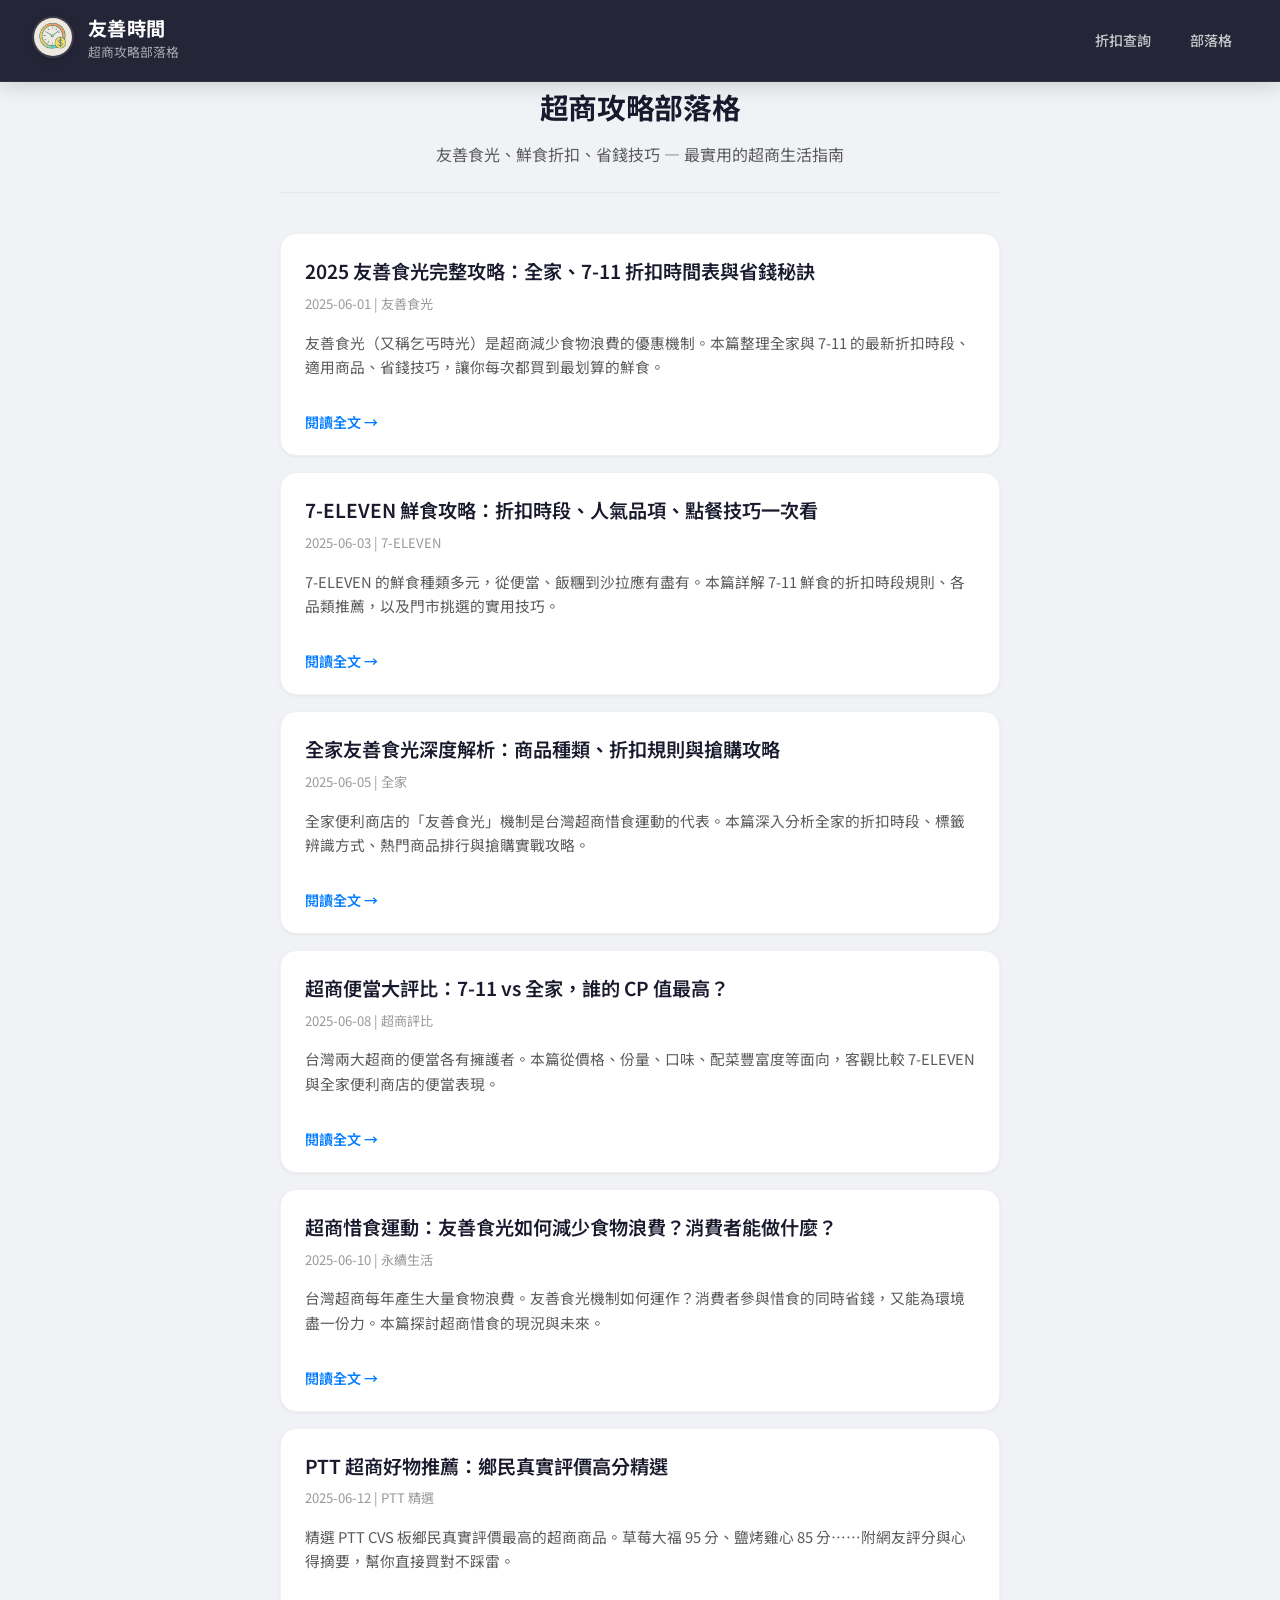
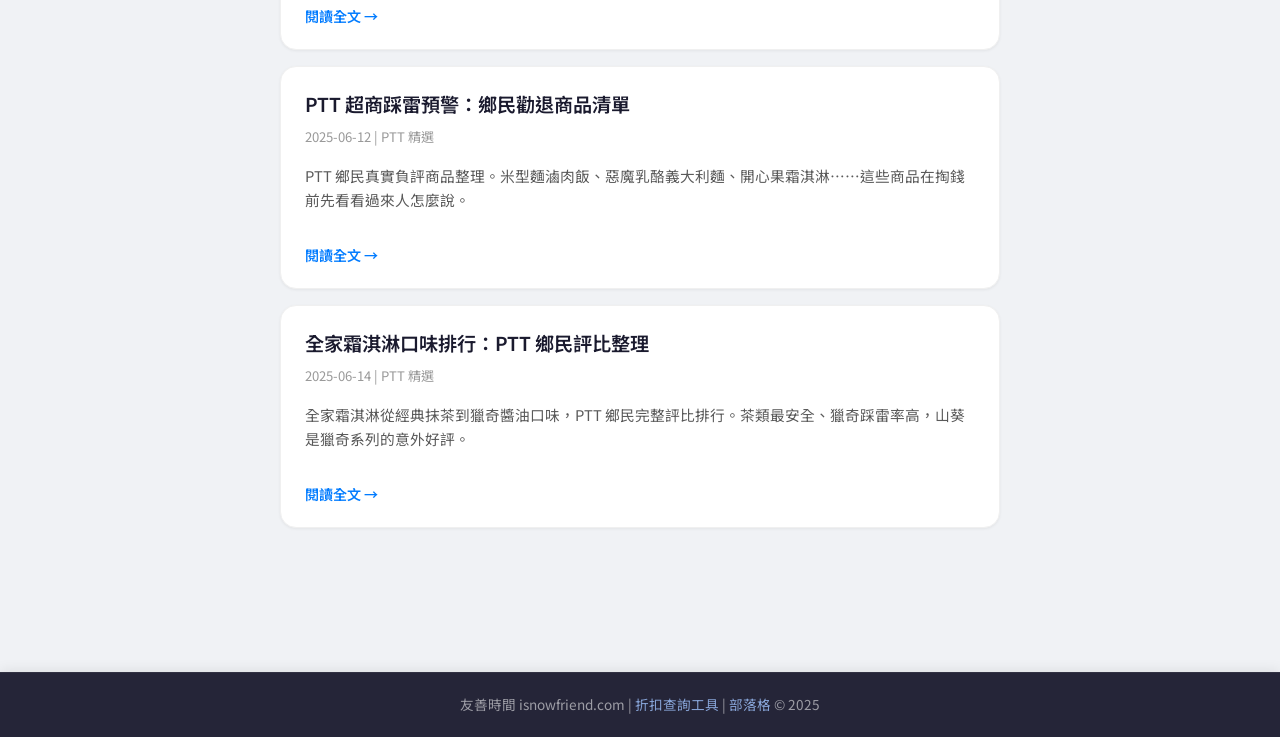
<file: blog/index.html>
<!DOCTYPE html>
<html lang="zh-Hant">
<head>
  <meta charset="UTF-8" />
  <meta name="viewport" content="width=device-width, initial-scale=1.0" />
  <title>超商攻略部落格 — 友善時間 isnowfriend</title>
  <meta name="description" content="超商鮮食折扣、友善食光省錢攻略、7-11 與全家優惠情報。最實用的超商生活指南。" />
  <link rel="canonical" href="https://isnowfriend.com/blog/" />

  <!-- Open Graph -->
  <meta property="og:type" content="website" />
  <meta property="og:url" content="https://isnowfriend.com/blog/" />
  <meta property="og:title" content="超商攻略部落格 — 友善時間" />
  <meta property="og:description" content="超商鮮食折扣、友善食光省錢攻略、7-11 與全家優惠情報。" />
  <meta property="og:image" content="https://isnowfriend.com/myicon.png" />
  <meta property="og:locale" content="zh_TW" />
  <meta property="og:site_name" content="友善時間" />

  <!-- Twitter Card -->
  <meta name="twitter:card" content="summary" />
  <meta name="twitter:title" content="超商攻略部落格 — 友善時間" />
  <meta name="twitter:description" content="超商鮮食折扣、友善食光省錢攻略。" />
  <meta name="twitter:image" content="https://isnowfriend.com/myicon.png" />

  <link rel="icon" type="image/png" href="/myicon.png" />
  <link rel="apple-touch-icon" href="/myicon.png" />
  <link rel="stylesheet" href="blog.css" />

  <!-- Google AdSense -->
  <script async src="https://pagead2.googlesyndication.com/pagead/js/adsbygoogle.js?client=ca-pub-4526447705456258" crossorigin="anonymous"></script>

  <!-- JSON-LD: Blog -->
  <script type="application/ld+json">
  {
    "@context": "https://schema.org",
    "@type": "Blog",
    "name": "友善時間超商攻略",
    "url": "https://isnowfriend.com/blog/",
    "description": "超商鮮食折扣、友善食光省錢攻略",
    "publisher": {
      "@type": "Organization",
      "name": "友善時間",
      "url": "https://isnowfriend.com/",
      "logo": {
        "@type": "ImageObject",
        "url": "https://isnowfriend.com/myicon.png"
      }
    },
    "inLanguage": "zh-TW"
  }
  </script>
</head>
<body>
  <header class="frosted-header">
    <a href="/">
      <img src="/myicon.png" alt="友善時間" class="header-logo" />
    </a>
    <div class="header-texts">
      <div class="header-title">友善時間</div>
      <div class="header-subtitle">超商攻略部落格</div>
    </div>
    <nav class="header-nav">
      <a href="/">折扣查詢</a>
      <a href="/blog/">部落格</a>
    </nav>
  </header>

  <main class="blog-container">
    <div class="blog-hero">
      <h1>超商攻略部落格</h1>
      <p>友善食光、鮮食折扣、省錢技巧 — 最實用的超商生活指南</p>
    </div>

    <article class="article-card">
      <h2><a href="friendly-time-complete-guide.html">2025 友善食光完整攻略：全家、7-11 折扣時間表與省錢秘訣</a></h2>
      <div class="meta">2025-06-01 | 友善食光</div>
      <p class="excerpt">友善食光（又稱乞丐時光）是超商減少食物浪費的優惠機制。本篇整理全家與 7-11 的最新折扣時段、適用商品、省錢技巧，讓你每次都買到最划算的鮮食。</p>
      <a href="friendly-time-complete-guide.html" class="read-more">閱讀全文 →</a>
    </article>

    <article class="article-card">
      <h2><a href="7-eleven-fresh-food-guide.html">7-ELEVEN 鮮食攻略：折扣時段、人氣品項、點餐技巧一次看</a></h2>
      <div class="meta">2025-06-03 | 7-ELEVEN</div>
      <p class="excerpt">7-ELEVEN 的鮮食種類多元，從便當、飯糰到沙拉應有盡有。本篇詳解 7-11 鮮食的折扣時段規則、各品類推薦，以及門市挑選的實用技巧。</p>
      <a href="7-eleven-fresh-food-guide.html" class="read-more">閱讀全文 →</a>
    </article>

    <article class="article-card">
      <h2><a href="familymart-friendly-food-guide.html">全家友善食光深度解析：商品種類、折扣規則與搶購攻略</a></h2>
      <div class="meta">2025-06-05 | 全家</div>
      <p class="excerpt">全家便利商店的「友善食光」機制是台灣超商惜食運動的代表。本篇深入分析全家的折扣時段、標籤辨識方式、熱門商品排行與搶購實戰攻略。</p>
      <a href="familymart-friendly-food-guide.html" class="read-more">閱讀全文 →</a>
    </article>

    <article class="article-card">
      <h2><a href="convenience-store-bento-comparison.html">超商便當大評比：7-11 vs 全家，誰的 CP 值最高？</a></h2>
      <div class="meta">2025-06-08 | 超商評比</div>
      <p class="excerpt">台灣兩大超商的便當各有擁護者。本篇從價格、份量、口味、配菜豐富度等面向，客觀比較 7-ELEVEN 與全家便利商店的便當表現。</p>
      <a href="convenience-store-bento-comparison.html" class="read-more">閱讀全文 →</a>
    </article>

    <article class="article-card">
      <h2><a href="reduce-food-waste-guide.html">超商惜食運動：友善食光如何減少食物浪費？消費者能做什麼？</a></h2>
      <div class="meta">2025-06-10 | 永續生活</div>
      <p class="excerpt">台灣超商每年產生大量食物浪費。友善食光機制如何運作？消費者參與惜食的同時省錢，又能為環境盡一份力。本篇探討超商惜食的現況與未來。</p>
      <a href="reduce-food-waste-guide.html" class="read-more">閱讀全文 →</a>
    </article>

    <article class="article-card">
      <h2><a href="ptt-cvs-best-products.html">PTT 超商好物推薦：鄉民真實評價高分精選</a></h2>
      <div class="meta">2025-06-12 | PTT 精選</div>
      <p class="excerpt">精選 PTT CVS 板鄉民真實評價最高的超商商品。草莓大福 95 分、鹽烤雞心 85 分⋯⋯附網友評分與心得摘要，幫你直接買對不踩雷。</p>
      <a href="ptt-cvs-best-products.html" class="read-more">閱讀全文 →</a>
    </article>

    <article class="article-card">
      <h2><a href="ptt-cvs-worst-products.html">PTT 超商踩雷預警：鄉民勸退商品清單</a></h2>
      <div class="meta">2025-06-12 | PTT 精選</div>
      <p class="excerpt">PTT 鄉民真實負評商品整理。米型麵滷肉飯、惡魔乳酪義大利麵、開心果霜淇淋⋯⋯這些商品在掏錢前先看看過來人怎麼說。</p>
      <a href="ptt-cvs-worst-products.html" class="read-more">閱讀全文 →</a>
    </article>

    <article class="article-card">
      <h2><a href="ptt-familymart-ice-cream-ranking.html">全家霜淇淋口味排行：PTT 鄉民評比整理</a></h2>
      <div class="meta">2025-06-14 | PTT 精選</div>
      <p class="excerpt">全家霜淇淋從經典抹茶到獵奇醬油口味，PTT 鄉民完整評比排行。茶類最安全、獵奇踩雷率高，山葵是獵奇系列的意外好評。</p>
      <a href="ptt-familymart-ice-cream-ranking.html" class="read-more">閱讀全文 →</a>
    </article>
  </main>

  <footer class="frosted-footer">
    <span>友善時間 isnowfriend.com | <a href="/">折扣查詢工具</a> | <a href="/blog/">部落格</a> &copy; 2025</span>
  </footer>
</body>
</html>
</file>
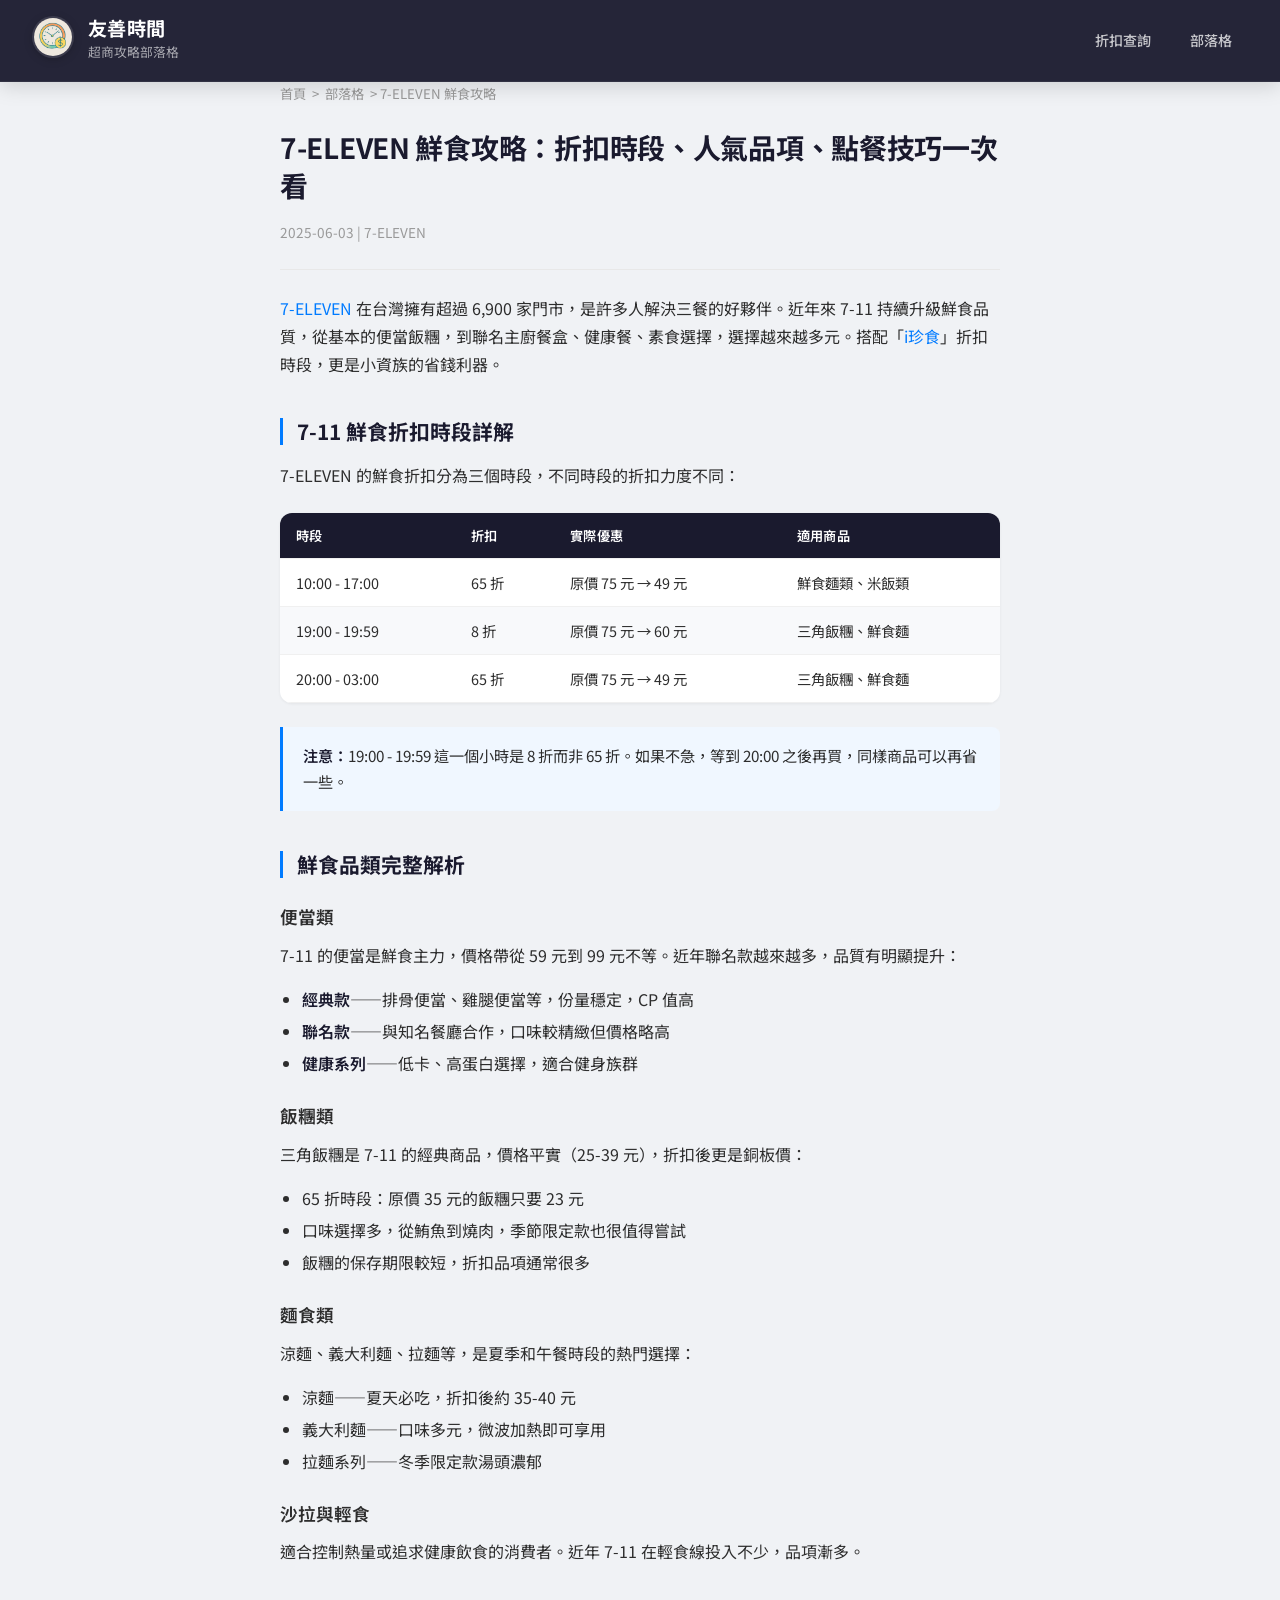
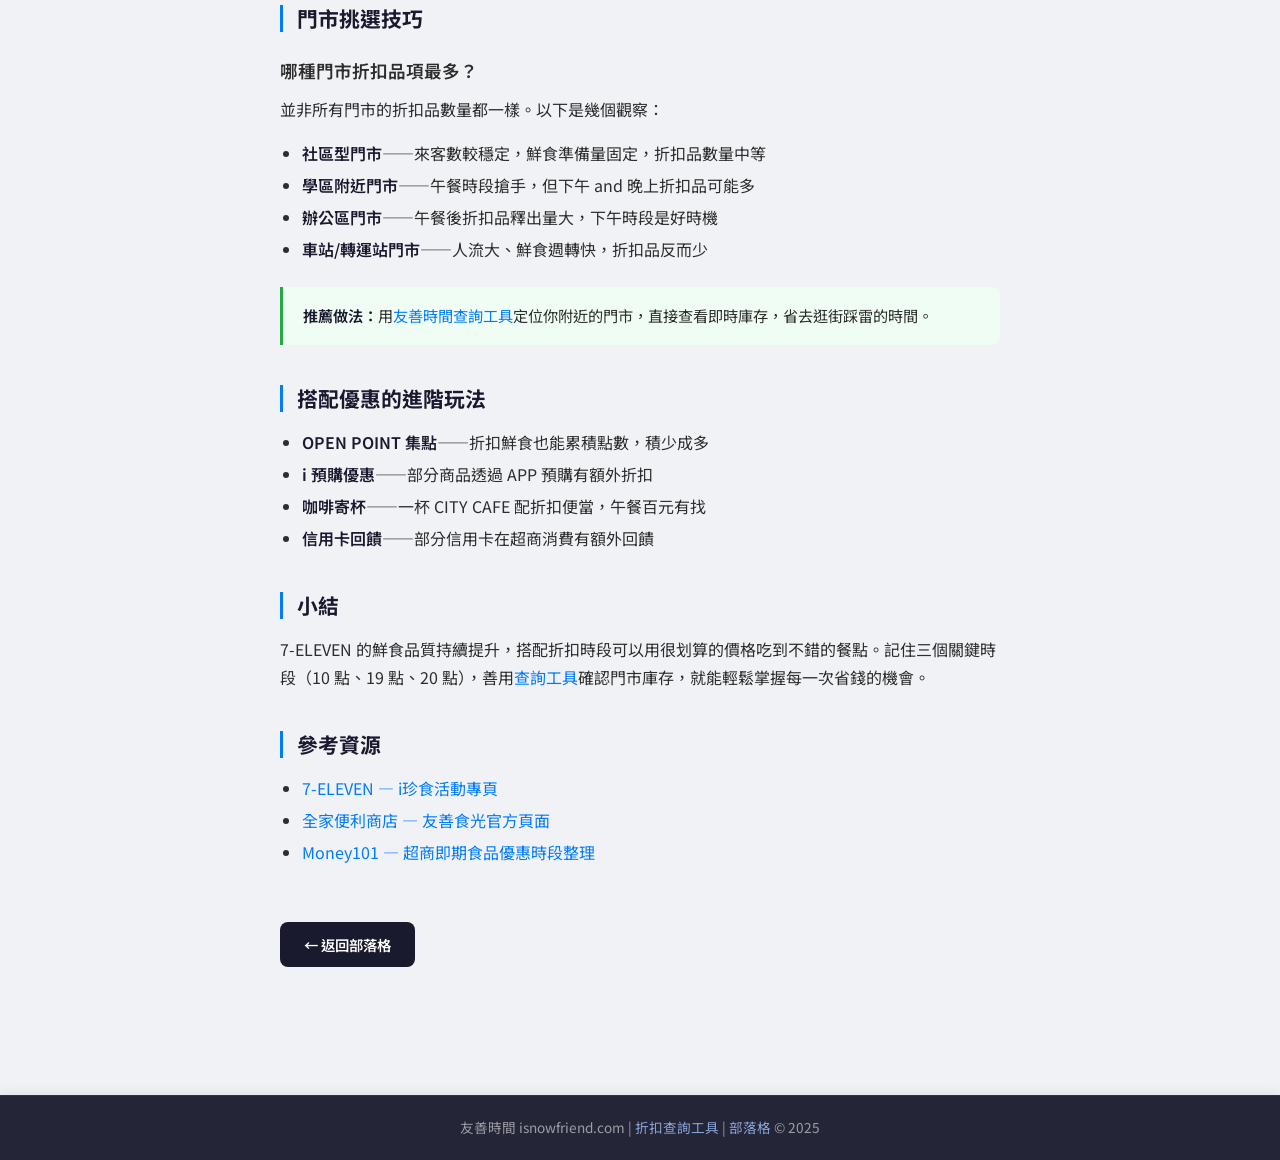
<file: blog/7-eleven-fresh-food-guide.html>
<!DOCTYPE html>
<html lang="zh-Hant">
<head>
  <meta charset="UTF-8" />
  <meta name="viewport" content="width=device-width, initial-scale=1.0" />
  <title>7-ELEVEN 鮮食攻略：折扣時段、人氣品項、點餐技巧一次看 — 友善時間</title>
  <meta name="description" content="7-ELEVEN 鮮食完整攻略。折扣時段規則、各品類推薦排行、門市挑選技巧，讓你在小七吃得好又省錢。" />
  <link rel="canonical" href="https://isnowfriend.com/blog/7-eleven-fresh-food-guide.html" />

  <meta property="og:type" content="article" />
  <meta property="og:url" content="https://isnowfriend.com/blog/7-eleven-fresh-food-guide.html" />
  <meta property="og:title" content="7-ELEVEN 鮮食攻略：折扣時段、人氣品項、點餐技巧" />
  <meta property="og:description" content="7-11 鮮食完整攻略。折扣規則、品類推薦、門市挑選技巧。" />
  <meta property="og:image" content="https://isnowfriend.com/myicon.png" />
  <meta property="og:locale" content="zh_TW" />
  <meta property="og:site_name" content="友善時間" />
  <meta property="article:published_time" content="2025-06-03" />

  <meta name="twitter:card" content="summary" />
  <meta name="twitter:title" content="7-ELEVEN 鮮食攻略" />
  <meta name="twitter:description" content="折扣時段、人氣品項、點餐技巧一次看。" />
  <meta name="twitter:image" content="https://isnowfriend.com/myicon.png" />

  <link rel="icon" type="image/png" href="/myicon.png" />
  <link rel="apple-touch-icon" href="/myicon.png" />
  <link rel="stylesheet" href="blog.css" />

  <script async src="https://pagead2.googlesyndication.com/pagead/js/adsbygoogle.js?client=ca-pub-4526447705456258" crossorigin="anonymous"></script>

  <script type="application/ld+json">
  {
    "@context": "https://schema.org",
    "@type": "Article",
    "headline": "7-ELEVEN 鮮食攻略：折扣時段、人氣品項、點餐技巧一次看",
    "description": "7-11 鮮食完整攻略，折扣規則、品類推薦、門市挑選技巧。",
    "url": "https://isnowfriend.com/blog/7-eleven-fresh-food-guide.html",
    "datePublished": "2025-06-03",
    "dateModified": "2025-06-03",
    "author": { "@type": "Organization", "name": "友善時間", "url": "https://isnowfriend.com/" },
    "publisher": { "@type": "Organization", "name": "友善時間", "logo": { "@type": "ImageObject", "url": "https://isnowfriend.com/myicon.png" } },
    "image": "https://isnowfriend.com/myicon.png",
    "mainEntityOfPage": "https://isnowfriend.com/blog/7-eleven-fresh-food-guide.html",
    "inLanguage": "zh-TW"
  }
  </script>
</head>
<body>
  <header class="frosted-header">
    <a href="/"><img src="/myicon.png" alt="友善時間" class="header-logo" /></a>
    <div class="header-texts">
      <div class="header-title">友善時間</div>
      <div class="header-subtitle">超商攻略部落格</div>
    </div>
    <nav class="header-nav">
      <a href="/">折扣查詢</a>
      <a href="/blog/">部落格</a>
    </nav>
  </header>

  <main class="article-container">
    <div class="breadcrumb">
      <a href="/">首頁</a> &gt; <a href="/blog/">部落格</a> &gt; 7-ELEVEN 鮮食攻略
    </div>

    <h1>7-ELEVEN 鮮食攻略：折扣時段、人氣品項、點餐技巧一次看</h1>
    <div class="article-meta">2025-06-03 | 7-ELEVEN</div>

    <div class="article-body">
      <p><a href="https://www.7-11.com.tw/" target="_blank" rel="noopener">7-ELEVEN</a> 在台灣擁有超過 6,900 家門市，是許多人解決三餐的好夥伴。近年來 7-11 持續升級鮮食品質，從基本的便當飯糰，到聯名主廚餐盒、健康餐、素食選擇，選擇越來越多元。搭配「<a href="https://www.7-11.com.tw/event/lovefood/index.aspx" target="_blank" rel="noopener">i珍食</a>」折扣時段，更是小資族的省錢利器。</p>

      <h2>7-11 鮮食折扣時段詳解</h2>
      <p>7-ELEVEN 的鮮食折扣分為三個時段，不同時段的折扣力度不同：</p>

      <table>
        <thead>
          <tr><th>時段</th><th>折扣</th><th>實際優惠</th><th>適用商品</th></tr>
        </thead>
        <tbody>
          <tr><td>10:00 - 17:00</td><td>65 折</td><td>原價 75 元 → 49 元</td><td>鮮食麵類、米飯類</td></tr>
          <tr><td>19:00 - 19:59</td><td>8 折</td><td>原價 75 元 → 60 元</td><td>三角飯糰、鮮食麵</td></tr>
          <tr><td>20:00 - 03:00</td><td>65 折</td><td>原價 75 元 → 49 元</td><td>三角飯糰、鮮食麵</td></tr>
        </tbody>
      </table>

      <div class="highlight-box">
        <strong>注意：</strong>19:00 - 19:59 這一個小時是 8 折而非 65 折。如果不急，等到 20:00 之後再買，同樣商品可以再省一些。
      </div>

      <h2>鮮食品類完整解析</h2>

      <h3>便當類</h3>
      <p>7-11 的便當是鮮食主力，價格帶從 59 元到 99 元不等。近年聯名款越來越多，品質有明顯提升：</p>
      <ul>
        <li><strong>經典款</strong>——排骨便當、雞腿便當等，份量穩定，CP 值高</li>
        <li><strong>聯名款</strong>——與知名餐廳合作，口味較精緻但價格略高</li>
        <li><strong>健康系列</strong>——低卡、高蛋白選擇，適合健身族群</li>
      </ul>

      <h3>飯糰類</h3>
      <p>三角飯糰是 7-11 的經典商品，價格平實（25-39 元），折扣後更是銅板價：</p>
      <ul>
        <li>65 折時段：原價 35 元的飯糰只要 23 元</li>
        <li>口味選擇多，從鮪魚到燒肉，季節限定款也很值得嘗試</li>
        <li>飯糰的保存期限較短，折扣品項通常很多</li>
      </ul>

      <h3>麵食類</h3>
      <p>涼麵、義大利麵、拉麵等，是夏季和午餐時段的熱門選擇：</p>
      <ul>
        <li>涼麵——夏天必吃，折扣後約 35-40 元</li>
        <li>義大利麵——口味多元，微波加熱即可享用</li>
        <li>拉麵系列——冬季限定款湯頭濃郁</li>
      </ul>

      <h3>沙拉與輕食</h3>
      <p>適合控制熱量或追求健康飲食的消費者。近年 7-11 在輕食線投入不少，品項漸多。</p>

      <h2>門市挑選技巧</h2>

      <h3>哪種門市折扣品項最多？</h3>
      <p>並非所有門市的折扣品數量都一樣。以下是幾個觀察：</p>
      <ul>
        <li><strong>社區型門市</strong>——來客數較穩定，鮮食準備量固定，折扣品數量中等</li>
        <li><strong>學區附近門市</strong>——午餐時段搶手，但下午 and 晚上折扣品可能多</li>
        <li><strong>辦公區門市</strong>——午餐後折扣品釋出量大，下午時段是好時機</li>
        <li><strong>車站/轉運站門市</strong>——人流大、鮮食週轉快，折扣品反而少</li>
      </ul>

      <div class="tip-box">
        <strong>推薦做法：</strong>用<a href="https://isnowfriend.com/">友善時間查詢工具</a>定位你附近的門市，直接查看即時庫存，省去逛街踩雷的時間。
      </div>

      <h2>搭配優惠的進階玩法</h2>
      <ul>
        <li><strong>OPEN POINT 集點</strong>——折扣鮮食也能累積點數，積少成多</li>
        <li><strong>i 預購優惠</strong>——部分商品透過 APP 預購有額外折扣</li>
        <li><strong>咖啡寄杯</strong>——一杯 CITY CAFE 配折扣便當，午餐百元有找</li>
        <li><strong>信用卡回饋</strong>——部分信用卡在超商消費有額外回饋</li>
      </ul>

      <h2>小結</h2>
      <p>7-ELEVEN 的鮮食品質持續提升，搭配折扣時段可以用很划算的價格吃到不錯的餐點。記住三個關鍵時段（10 點、19 點、20 點），善用<a href="https://isnowfriend.com/">查詢工具</a>確認門市庫存，就能輕鬆掌握每一次省錢的機會。</p>

      <h2>參考資源</h2>
      <ul>
        <li><a href="https://www.7-11.com.tw/event/lovefood/index.aspx" target="_blank" rel="noopener">7-ELEVEN — i珍食活動專頁</a></li>
        <li><a href="https://nevent.family.com.tw/cherishfood/" target="_blank" rel="noopener">全家便利商店 — 友善食光官方頁面</a></li>
        <li><a href="https://www.money101.com.tw/blog/%E8%B6%85%E5%95%86-%E9%AE%AE%E9%A3%9F-%E7%89%B9%E5%83%B9%E6%99%82%E6%AE%B5" target="_blank" rel="noopener">Money101 — 超商即期食品優惠時段整理</a></li>
      </ul>

      <a href="/blog/" class="back-link">← 返回部落格</a>
    </div>
  </main>

  <footer class="frosted-footer">
    <span>友善時間 isnowfriend.com | <a href="/">折扣查詢工具</a> | <a href="/blog/">部落格</a> &copy; 2025</span>
  </footer>
</body>
</html>
</file>
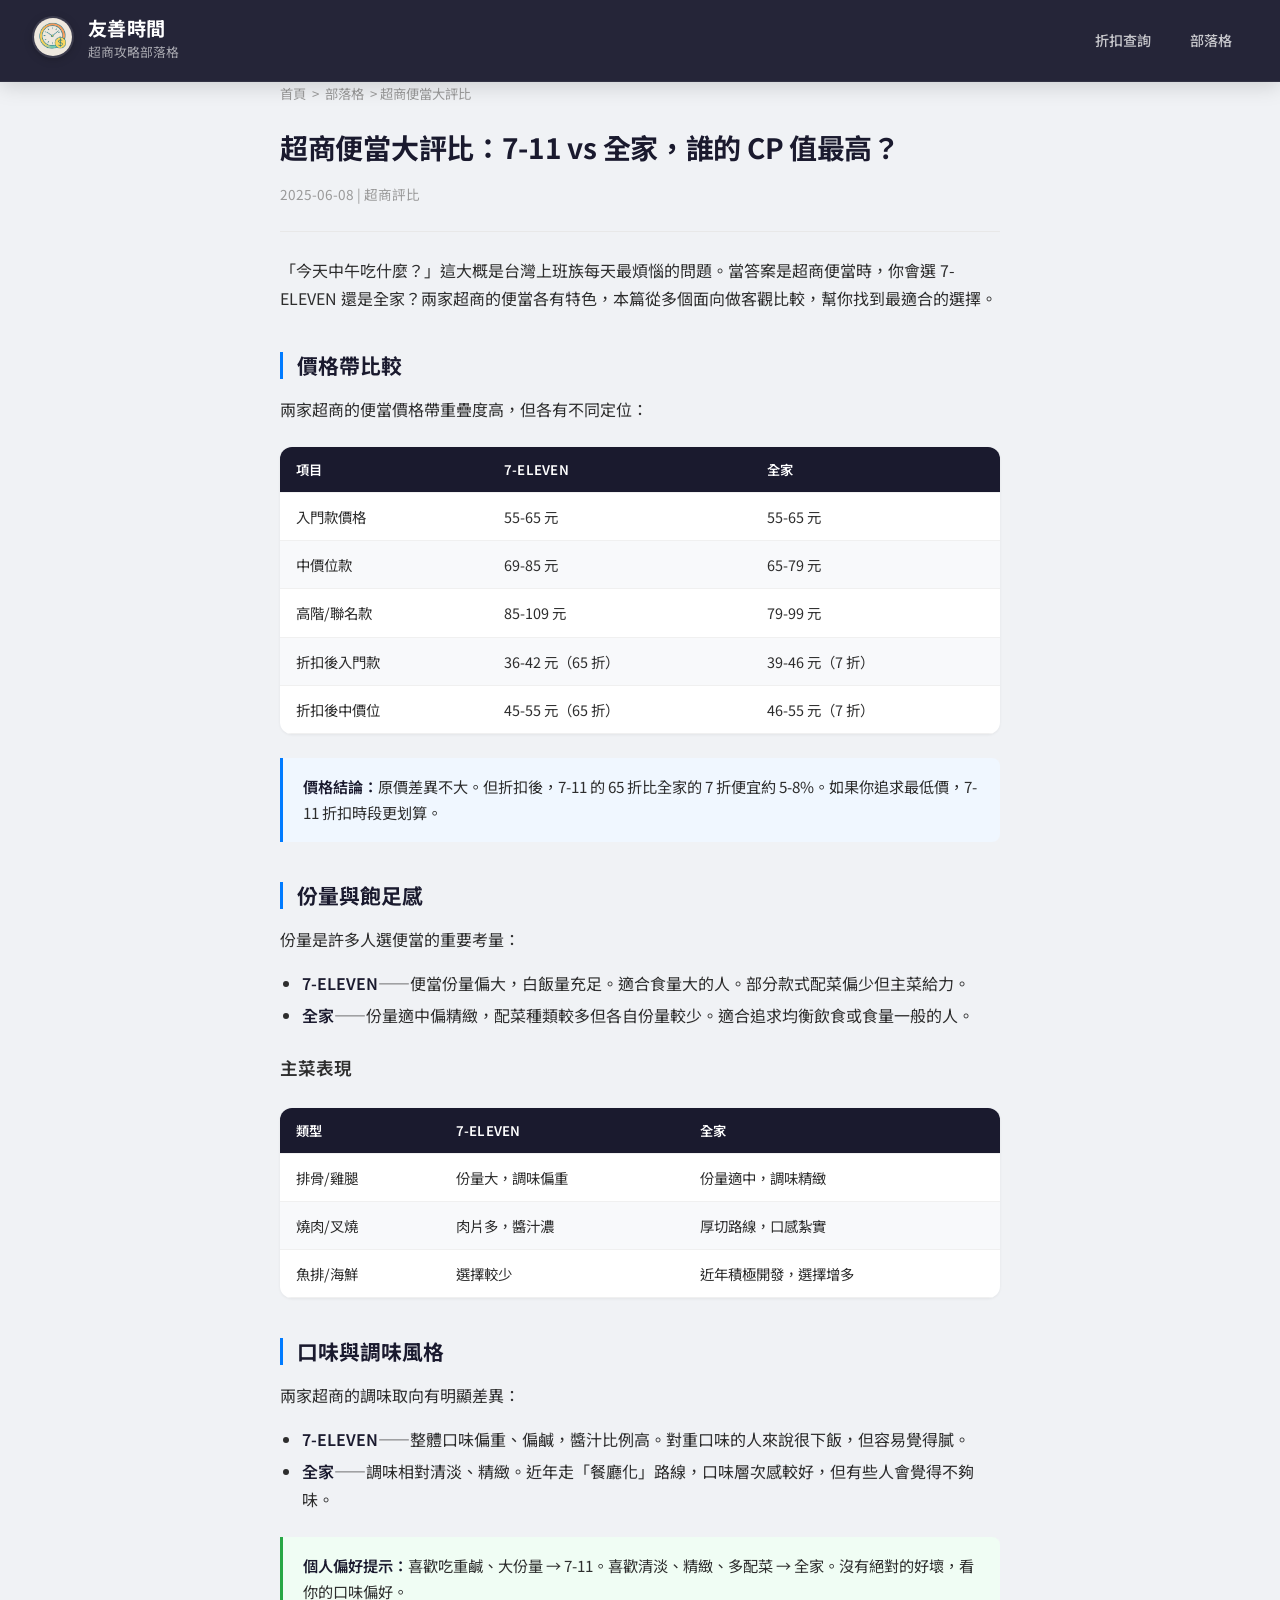
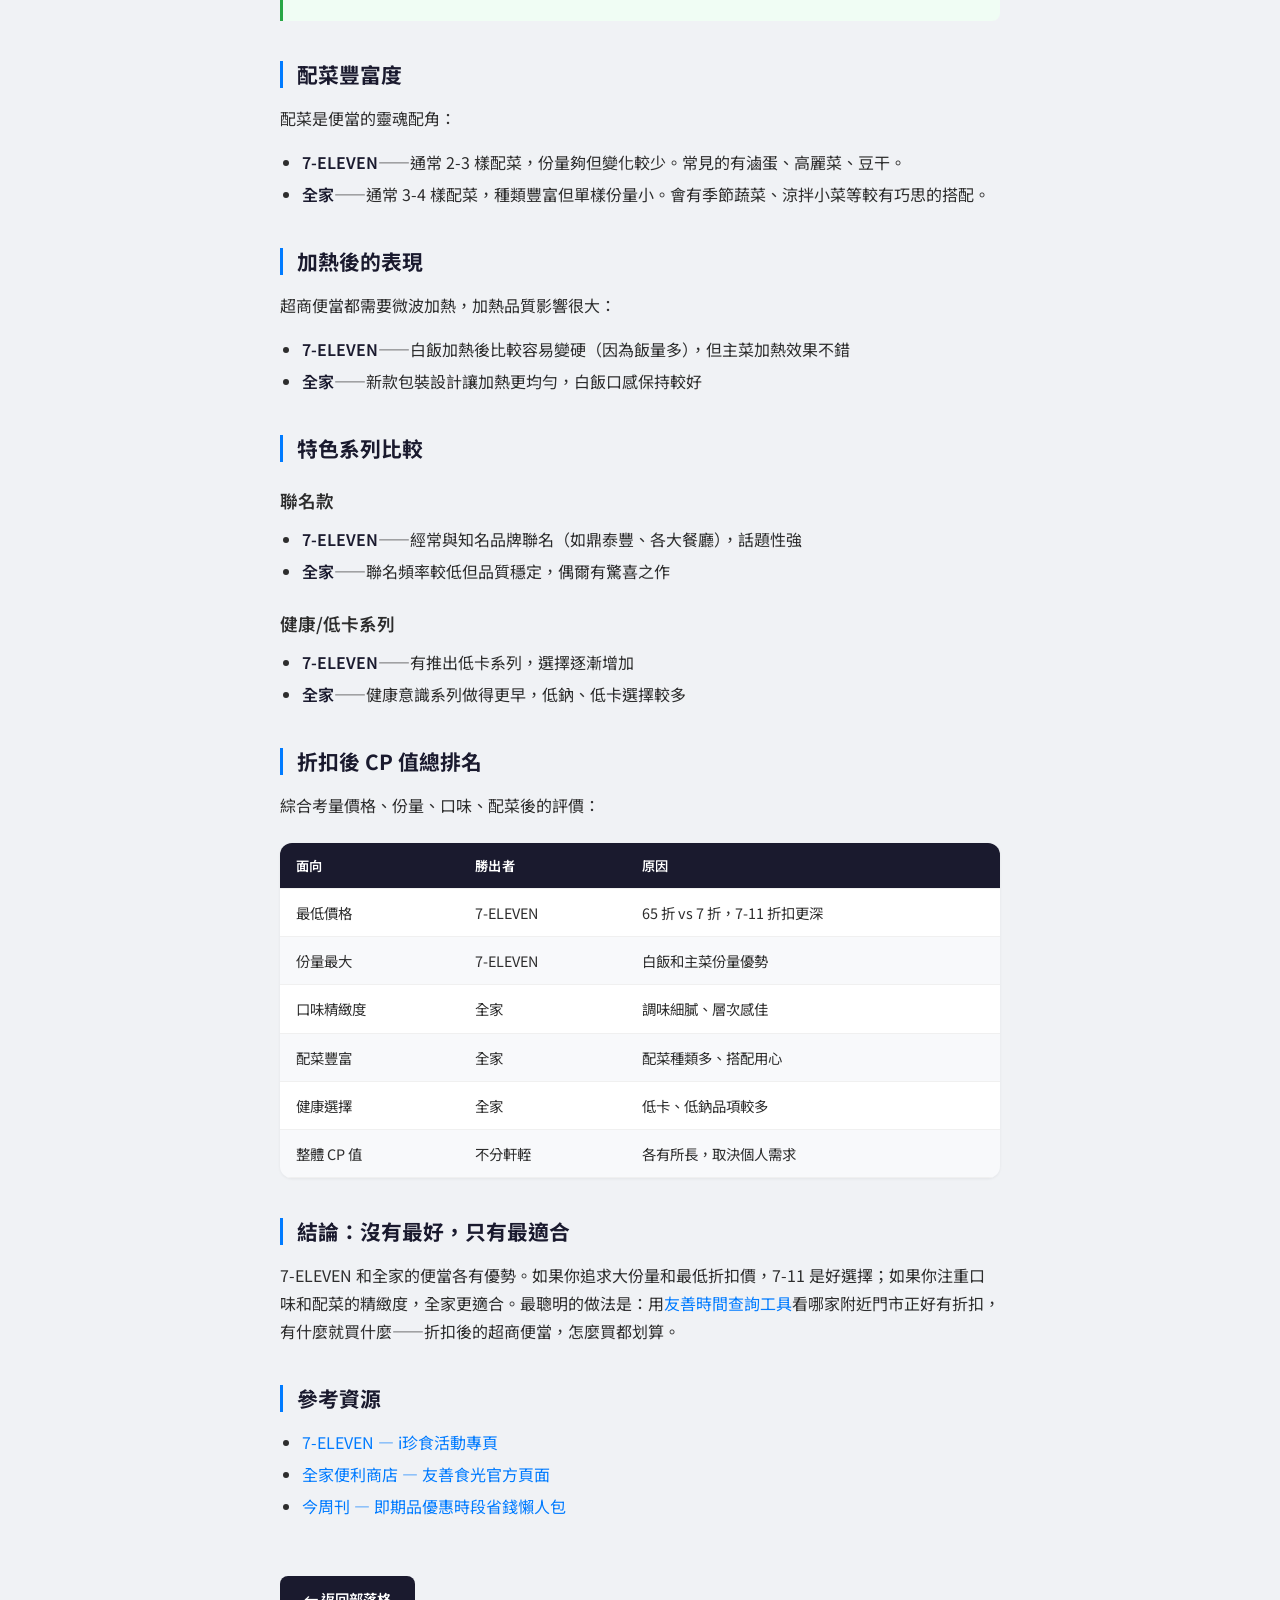
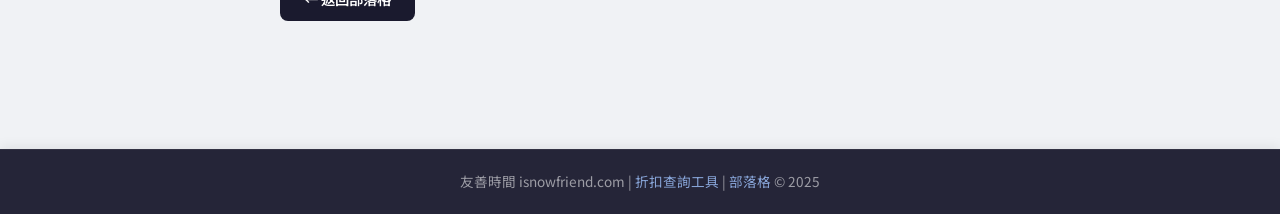
<file: blog/convenience-store-bento-comparison.html>
<!DOCTYPE html>
<html lang="zh-Hant">
<head>
  <meta charset="UTF-8" />
  <meta name="viewport" content="width=device-width, initial-scale=1.0" />
  <title>超商便當大評比：7-11 vs 全家，誰的 CP 值最高？ — 友善時間</title>
  <meta name="description" content="7-ELEVEN 與全家便利商店便當完整比較。價格、份量、口味、配菜、折扣後性價比客觀分析，幫你選出最划算的超商便當。" />
  <link rel="canonical" href="https://isnowfriend.com/blog/convenience-store-bento-comparison.html" />

  <meta property="og:type" content="article" />
  <meta property="og:url" content="https://isnowfriend.com/blog/convenience-store-bento-comparison.html" />
  <meta property="og:title" content="超商便當大評比：7-11 vs 全家，誰的 CP 值最高？" />
  <meta property="og:description" content="7-11 與全家便當完整比較。價格、份量、口味、性價比客觀分析。" />
  <meta property="og:image" content="https://isnowfriend.com/myicon.png" />
  <meta property="og:locale" content="zh_TW" />
  <meta property="og:site_name" content="友善時間" />
  <meta property="article:published_time" content="2025-06-08" />

  <meta name="twitter:card" content="summary" />
  <meta name="twitter:title" content="超商便當大評比：7-11 vs 全家" />
  <meta name="twitter:description" content="誰的 CP 值最高？價格、份量、口味客觀分析。" />
  <meta name="twitter:image" content="https://isnowfriend.com/myicon.png" />

  <link rel="icon" type="image/png" href="/myicon.png" />
  <link rel="apple-touch-icon" href="/myicon.png" />
  <link rel="stylesheet" href="blog.css" />

  <script async src="https://pagead2.googlesyndication.com/pagead/js/adsbygoogle.js?client=ca-pub-4526447705456258" crossorigin="anonymous"></script>

  <script type="application/ld+json">
  {
    "@context": "https://schema.org",
    "@type": "Article",
    "headline": "超商便當大評比：7-11 vs 全家，誰的 CP 值最高？",
    "description": "7-11 與全家便利商店便當完整比較。價格、份量、口味、性價比客觀分析。",
    "url": "https://isnowfriend.com/blog/convenience-store-bento-comparison.html",
    "datePublished": "2025-06-08",
    "dateModified": "2025-06-08",
    "author": { "@type": "Organization", "name": "友善時間", "url": "https://isnowfriend.com/" },
    "publisher": { "@type": "Organization", "name": "友善時間", "logo": { "@type": "ImageObject", "url": "https://isnowfriend.com/myicon.png" } },
    "image": "https://isnowfriend.com/myicon.png",
    "mainEntityOfPage": "https://isnowfriend.com/blog/convenience-store-bento-comparison.html",
    "inLanguage": "zh-TW"
  }
  </script>
</head>
<body>
  <header class="frosted-header">
    <a href="/"><img src="/myicon.png" alt="友善時間" class="header-logo" /></a>
    <div class="header-texts">
      <div class="header-title">友善時間</div>
      <div class="header-subtitle">超商攻略部落格</div>
    </div>
    <nav class="header-nav">
      <a href="/">折扣查詢</a>
      <a href="/blog/">部落格</a>
    </nav>
  </header>

  <main class="article-container">
    <div class="breadcrumb">
      <a href="/">首頁</a> &gt; <a href="/blog/">部落格</a> &gt; 超商便當大評比
    </div>

    <h1>超商便當大評比：7-11 vs 全家，誰的 CP 值最高？</h1>
    <div class="article-meta">2025-06-08 | 超商評比</div>

    <div class="article-body">
      <p>「今天中午吃什麼？」這大概是台灣上班族每天最煩惱的問題。當答案是超商便當時，你會選 7-ELEVEN 還是全家？兩家超商的便當各有特色，本篇從多個面向做客觀比較，幫你找到最適合的選擇。</p>

      <h2>價格帶比較</h2>
      <p>兩家超商的便當價格帶重疊度高，但各有不同定位：</p>

      <table>
        <thead>
          <tr><th>項目</th><th>7-ELEVEN</th><th>全家</th></tr>
        </thead>
        <tbody>
          <tr><td>入門款價格</td><td>55-65 元</td><td>55-65 元</td></tr>
          <tr><td>中價位款</td><td>69-85 元</td><td>65-79 元</td></tr>
          <tr><td>高階/聯名款</td><td>85-109 元</td><td>79-99 元</td></tr>
          <tr><td>折扣後入門款</td><td>36-42 元（65 折）</td><td>39-46 元（7 折）</td></tr>
          <tr><td>折扣後中價位</td><td>45-55 元（65 折）</td><td>46-55 元（7 折）</td></tr>
        </tbody>
      </table>

      <div class="highlight-box">
        <strong>價格結論：</strong>原價差異不大。但折扣後，7-11 的 65 折比全家的 7 折便宜約 5-8%。如果你追求最低價，7-11 折扣時段更划算。
      </div>

      <h2>份量與飽足感</h2>
      <p>份量是許多人選便當的重要考量：</p>
      <ul>
        <li><strong>7-ELEVEN</strong>——便當份量偏大，白飯量充足。適合食量大的人。部分款式配菜偏少但主菜給力。</li>
        <li><strong>全家</strong>——份量適中偏精緻，配菜種類較多但各自份量較少。適合追求均衡飲食或食量一般的人。</li>
      </ul>

      <h3>主菜表現</h3>
      <table>
        <thead>
          <tr><th>類型</th><th>7-ELEVEN</th><th>全家</th></tr>
        </thead>
        <tbody>
          <tr><td>排骨/雞腿</td><td>份量大，調味偏重</td><td>份量適中，調味精緻</td></tr>
          <tr><td>燒肉/叉燒</td><td>肉片多，醬汁濃</td><td>厚切路線，口感紮實</td></tr>
          <tr><td>魚排/海鮮</td><td>選擇較少</td><td>近年積極開發，選擇增多</td></tr>
        </tbody>
      </table>

      <h2>口味與調味風格</h2>
      <p>兩家超商的調味取向有明顯差異：</p>
      <ul>
        <li><strong>7-ELEVEN</strong>——整體口味偏重、偏鹹，醬汁比例高。對重口味的人來說很下飯，但容易覺得膩。</li>
        <li><strong>全家</strong>——調味相對清淡、精緻。近年走「餐廳化」路線，口味層次感較好，但有些人會覺得不夠味。</li>
      </ul>

      <div class="tip-box">
        <strong>個人偏好提示：</strong>喜歡吃重鹹、大份量 → 7-11。喜歡清淡、精緻、多配菜 → 全家。沒有絕對的好壞，看你的口味偏好。
      </div>

      <h2>配菜豐富度</h2>
      <p>配菜是便當的靈魂配角：</p>
      <ul>
        <li><strong>7-ELEVEN</strong>——通常 2-3 樣配菜，份量夠但變化較少。常見的有滷蛋、高麗菜、豆干。</li>
        <li><strong>全家</strong>——通常 3-4 樣配菜，種類豐富但單樣份量小。會有季節蔬菜、涼拌小菜等較有巧思的搭配。</li>
      </ul>

      <h2>加熱後的表現</h2>
      <p>超商便當都需要微波加熱，加熱品質影響很大：</p>
      <ul>
        <li><strong>7-ELEVEN</strong>——白飯加熱後比較容易變硬（因為飯量多），但主菜加熱效果不錯</li>
        <li><strong>全家</strong>——新款包裝設計讓加熱更均勻，白飯口感保持較好</li>
      </ul>

      <h2>特色系列比較</h2>

      <h3>聯名款</h3>
      <ul>
        <li><strong>7-ELEVEN</strong>——經常與知名品牌聯名（如鼎泰豐、各大餐廳），話題性強</li>
        <li><strong>全家</strong>——聯名頻率較低但品質穩定，偶爾有驚喜之作</li>
      </ul>

      <h3>健康/低卡系列</h3>
      <ul>
        <li><strong>7-ELEVEN</strong>——有推出低卡系列，選擇逐漸增加</li>
        <li><strong>全家</strong>——健康意識系列做得更早，低鈉、低卡選擇較多</li>
      </ul>

      <h2>折扣後 CP 值總排名</h2>
      <p>綜合考量價格、份量、口味、配菜後的評價：</p>

      <table>
        <thead>
          <tr><th>面向</th><th>勝出者</th><th>原因</th></tr>
        </thead>
        <tbody>
          <tr><td>最低價格</td><td>7-ELEVEN</td><td>65 折 vs 7 折，7-11 折扣更深</td></tr>
          <tr><td>份量最大</td><td>7-ELEVEN</td><td>白飯和主菜份量優勢</td></tr>
          <tr><td>口味精緻度</td><td>全家</td><td>調味細膩、層次感佳</td></tr>
          <tr><td>配菜豐富</td><td>全家</td><td>配菜種類多、搭配用心</td></tr>
          <tr><td>健康選擇</td><td>全家</td><td>低卡、低鈉品項較多</td></tr>
          <tr><td>整體 CP 值</td><td>不分軒輊</td><td>各有所長，取決個人需求</td></tr>
        </tbody>
      </table>

      <h2>結論：沒有最好，只有最適合</h2>
      <p>7-ELEVEN 和全家的便當各有優勢。如果你追求大份量和最低折扣價，7-11 是好選擇；如果你注重口味和配菜的精緻度，全家更適合。最聰明的做法是：用<a href="https://isnowfriend.com/">友善時間查詢工具</a>看哪家附近門市正好有折扣，有什麼就買什麼——折扣後的超商便當，怎麼買都划算。</p>

      <h2>參考資源</h2>
      <ul>
        <li><a href="https://www.7-11.com.tw/event/lovefood/index.aspx" target="_blank" rel="noopener">7-ELEVEN — i珍食活動專頁</a></li>
        <li><a href="https://nevent.family.com.tw/cherishfood/" target="_blank" rel="noopener">全家便利商店 — 友善食光官方頁面</a></li>
        <li><a href="https://www.businesstoday.com.tw/article/category/183030/post/202509090020/" target="_blank" rel="noopener">今周刊 — 即期品優惠時段省錢懶人包</a></li>
      </ul>

      <a href="/blog/" class="back-link">← 返回部落格</a>
    </div>
  </main>

  <footer class="frosted-footer">
    <span>友善時間 isnowfriend.com | <a href="/">折扣查詢工具</a> | <a href="/blog/">部落格</a> &copy; 2025</span>
  </footer>
</body>
</html>
</file>
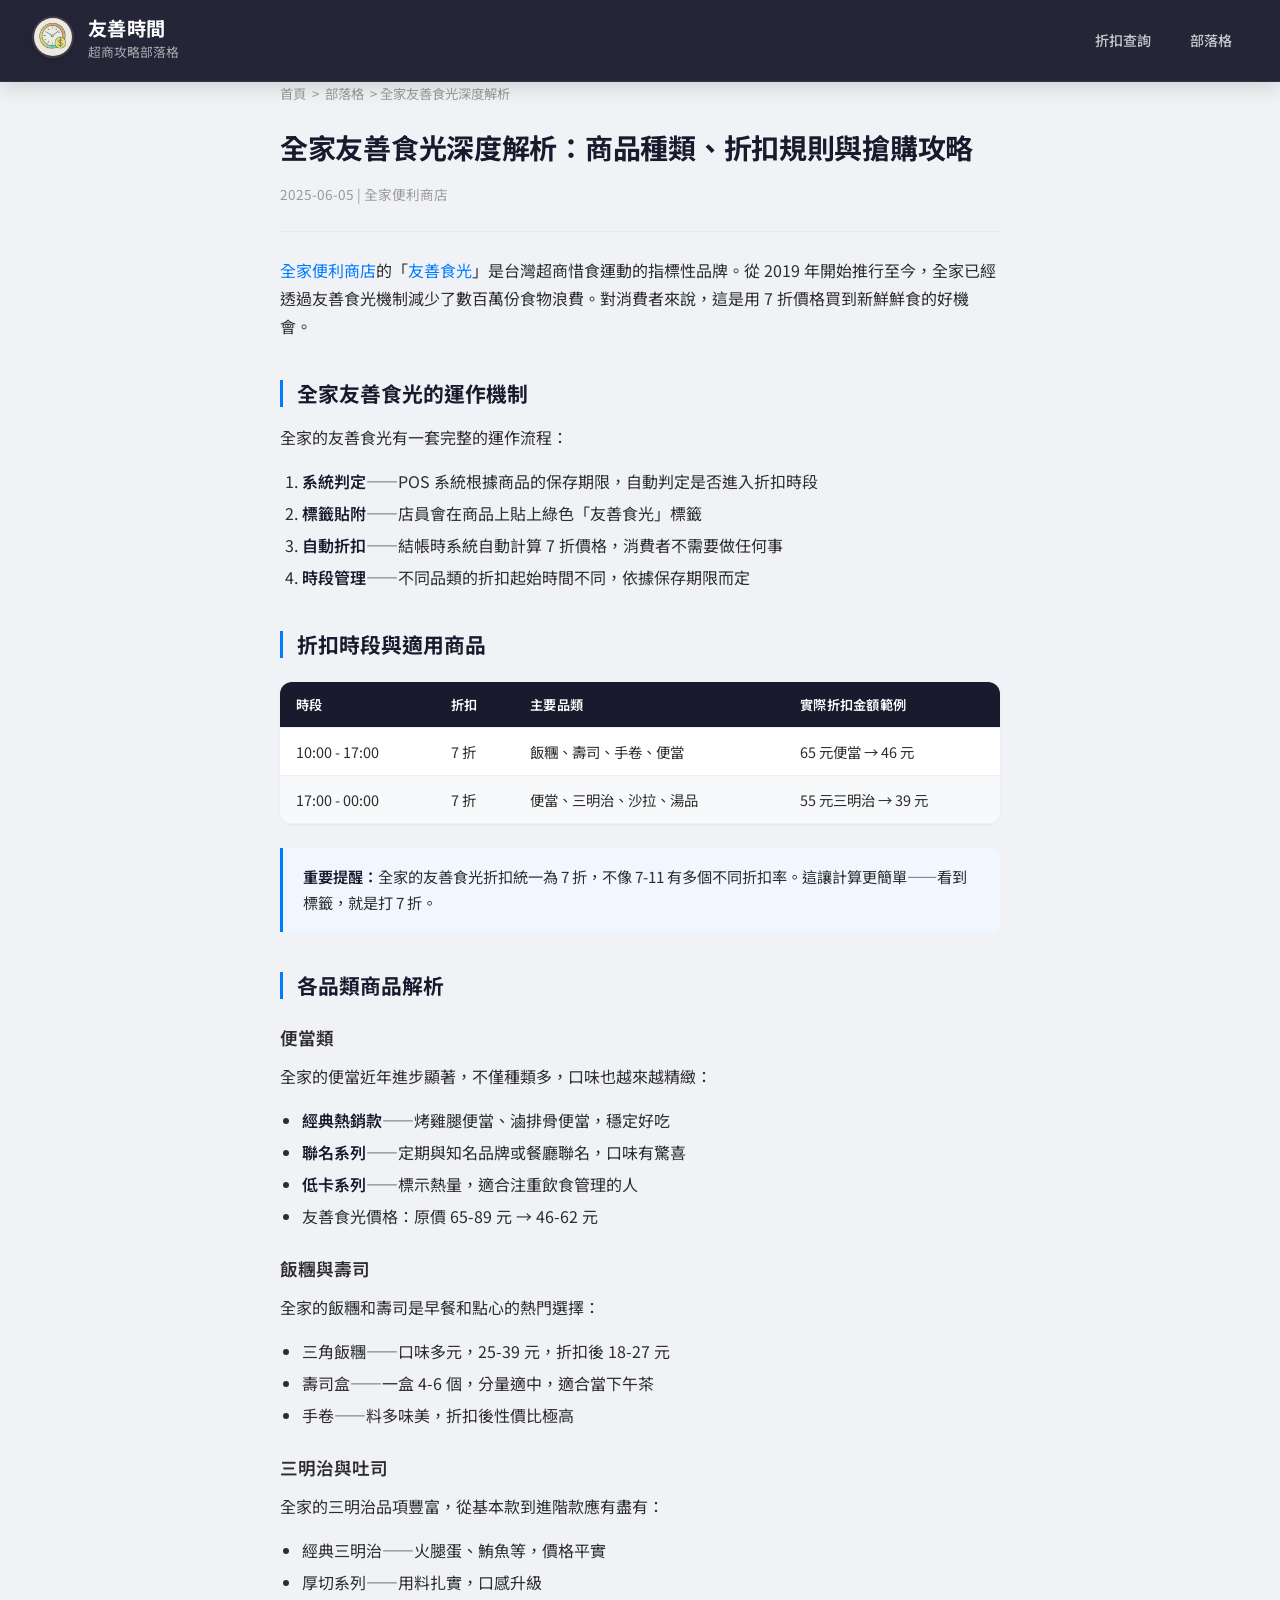
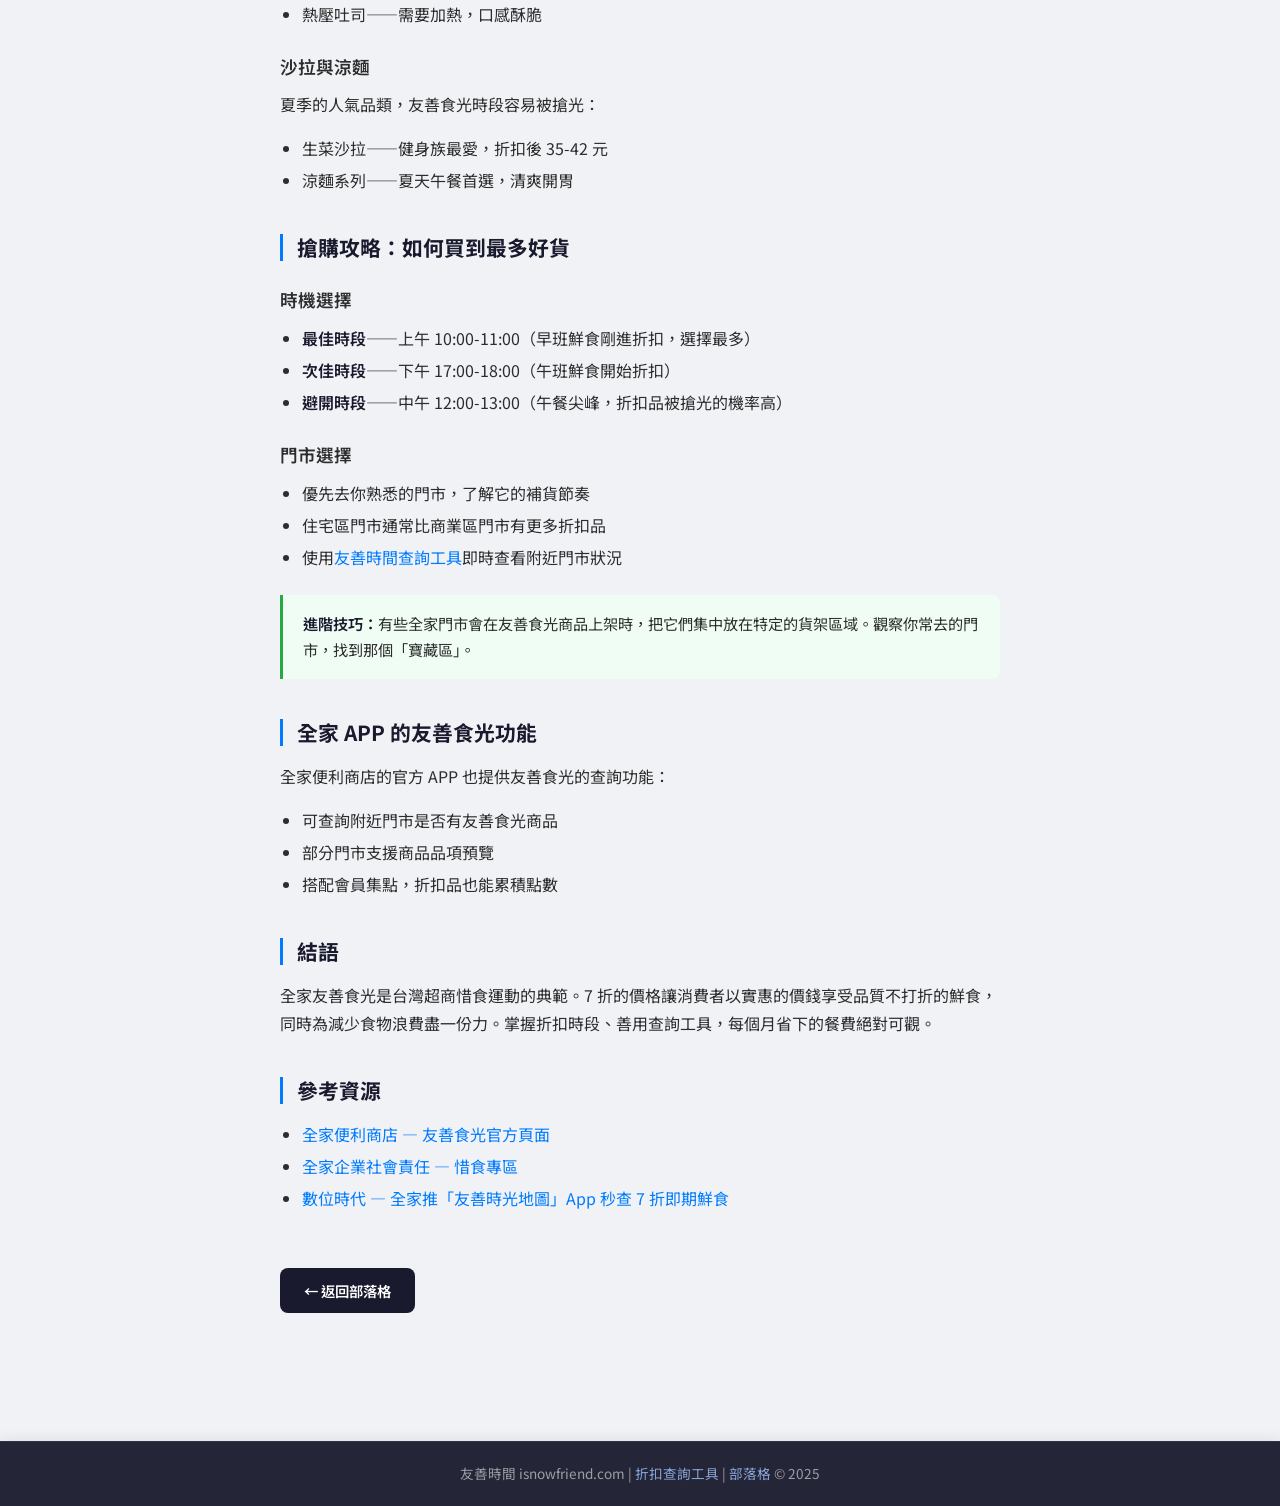
<file: blog/familymart-friendly-food-guide.html>
<!DOCTYPE html>
<html lang="zh-Hant">
<head>
  <meta charset="UTF-8" />
  <meta name="viewport" content="width=device-width, initial-scale=1.0" />
  <title>全家友善食光深度解析：商品種類、折扣規則與搶購攻略 — 友善時間</title>
  <meta name="description" content="全家便利商店友善食光完整指南。7 折商品種類、折扣規則、標籤辨識方式、搶購攻略與省錢技巧。" />
  <link rel="canonical" href="https://isnowfriend.com/blog/familymart-friendly-food-guide.html" />

  <meta property="og:type" content="article" />
  <meta property="og:url" content="https://isnowfriend.com/blog/familymart-friendly-food-guide.html" />
  <meta property="og:title" content="全家友善食光深度解析：商品種類、折扣規則與搶購攻略" />
  <meta property="og:description" content="全家友善食光完整指南。7 折商品種類、折扣規則與搶購攻略。" />
  <meta property="og:image" content="https://isnowfriend.com/myicon.png" />
  <meta property="og:locale" content="zh_TW" />
  <meta property="og:site_name" content="友善時間" />
  <meta property="article:published_time" content="2025-06-05" />

  <meta name="twitter:card" content="summary" />
  <meta name="twitter:title" content="全家友善食光深度解析" />
  <meta name="twitter:description" content="全家友善食光 7 折商品種類、折扣規則與搶購攻略。" />
  <meta name="twitter:image" content="https://isnowfriend.com/myicon.png" />

  <link rel="icon" type="image/png" href="/myicon.png" />
  <link rel="apple-touch-icon" href="/myicon.png" />
  <link rel="stylesheet" href="blog.css" />

  <script async src="https://pagead2.googlesyndication.com/pagead/js/adsbygoogle.js?client=ca-pub-4526447705456258" crossorigin="anonymous"></script>

  <script type="application/ld+json">
  {
    "@context": "https://schema.org",
    "@type": "Article",
    "headline": "全家友善食光深度解析：商品種類、折扣規則與搶購攻略",
    "description": "全家便利商店友善食光完整指南。7 折商品種類、折扣規則與搶購攻略。",
    "url": "https://isnowfriend.com/blog/familymart-friendly-food-guide.html",
    "datePublished": "2025-06-05",
    "dateModified": "2025-06-05",
    "author": { "@type": "Organization", "name": "友善時間", "url": "https://isnowfriend.com/" },
    "publisher": { "@type": "Organization", "name": "友善時間", "logo": { "@type": "ImageObject", "url": "https://isnowfriend.com/myicon.png" } },
    "image": "https://isnowfriend.com/myicon.png",
    "mainEntityOfPage": "https://isnowfriend.com/blog/familymart-friendly-food-guide.html",
    "inLanguage": "zh-TW"
  }
  </script>
</head>
<body>
  <header class="frosted-header">
    <a href="/"><img src="/myicon.png" alt="友善時間" class="header-logo" /></a>
    <div class="header-texts">
      <div class="header-title">友善時間</div>
      <div class="header-subtitle">超商攻略部落格</div>
    </div>
    <nav class="header-nav">
      <a href="/">折扣查詢</a>
      <a href="/blog/">部落格</a>
    </nav>
  </header>

  <main class="article-container">
    <div class="breadcrumb">
      <a href="/">首頁</a> &gt; <a href="/blog/">部落格</a> &gt; 全家友善食光深度解析
    </div>

    <h1>全家友善食光深度解析：商品種類、折扣規則與搶購攻略</h1>
    <div class="article-meta">2025-06-05 | 全家便利商店</div>

    <div class="article-body">
      <p><a href="https://www.family.com.tw/" target="_blank" rel="noopener">全家便利商店</a>的「<a href="https://nevent.family.com.tw/cherishfood/" target="_blank" rel="noopener">友善食光</a>」是台灣超商惜食運動的指標性品牌。從 2019 年開始推行至今，全家已經透過友善食光機制減少了數百萬份食物浪費。對消費者來說，這是用 7 折價格買到新鮮鮮食的好機會。</p>

      <h2>全家友善食光的運作機制</h2>
      <p>全家的友善食光有一套完整的運作流程：</p>
      <ol>
        <li><strong>系統判定</strong>——POS 系統根據商品的保存期限，自動判定是否進入折扣時段</li>
        <li><strong>標籤貼附</strong>——店員會在商品上貼上綠色「友善食光」標籤</li>
        <li><strong>自動折扣</strong>——結帳時系統自動計算 7 折價格，消費者不需要做任何事</li>
        <li><strong>時段管理</strong>——不同品類的折扣起始時間不同，依據保存期限而定</li>
      </ol>

      <h2>折扣時段與適用商品</h2>

      <table>
        <thead>
          <tr><th>時段</th><th>折扣</th><th>主要品類</th><th>實際折扣金額範例</th></tr>
        </thead>
        <tbody>
          <tr><td>10:00 - 17:00</td><td>7 折</td><td>飯糰、壽司、手卷、便當</td><td>65 元便當 → 46 元</td></tr>
          <tr><td>17:00 - 00:00</td><td>7 折</td><td>便當、三明治、沙拉、湯品</td><td>55 元三明治 → 39 元</td></tr>
        </tbody>
      </table>

      <div class="highlight-box">
        <strong>重要提醒：</strong>全家的友善食光折扣統一為 7 折，不像 7-11 有多個不同折扣率。這讓計算更簡單——看到標籤，就是打 7 折。
      </div>

      <h2>各品類商品解析</h2>

      <h3>便當類</h3>
      <p>全家的便當近年進步顯著，不僅種類多，口味也越來越精緻：</p>
      <ul>
        <li><strong>經典熱銷款</strong>——烤雞腿便當、滷排骨便當，穩定好吃</li>
        <li><strong>聯名系列</strong>——定期與知名品牌或餐廳聯名，口味有驚喜</li>
        <li><strong>低卡系列</strong>——標示熱量，適合注重飲食管理的人</li>
        <li>友善食光價格：原價 65-89 元 → 46-62 元</li>
      </ul>

      <h3>飯糰與壽司</h3>
      <p>全家的飯糰和壽司是早餐和點心的熱門選擇：</p>
      <ul>
        <li>三角飯糰——口味多元，25-39 元，折扣後 18-27 元</li>
        <li>壽司盒——一盒 4-6 個，分量適中，適合當下午茶</li>
        <li>手卷——料多味美，折扣後性價比極高</li>
      </ul>

      <h3>三明治與吐司</h3>
      <p>全家的三明治品項豐富，從基本款到進階款應有盡有：</p>
      <ul>
        <li>經典三明治——火腿蛋、鮪魚等，價格平實</li>
        <li>厚切系列——用料扎實，口感升級</li>
        <li>熱壓吐司——需要加熱，口感酥脆</li>
      </ul>

      <h3>沙拉與涼麵</h3>
      <p>夏季的人氣品類，友善食光時段容易被搶光：</p>
      <ul>
        <li>生菜沙拉——健身族最愛，折扣後 35-42 元</li>
        <li>涼麵系列——夏天午餐首選，清爽開胃</li>
      </ul>

      <h2>搶購攻略：如何買到最多好貨</h2>

      <h3>時機選擇</h3>
      <ul>
        <li><strong>最佳時段</strong>——上午 10:00-11:00（早班鮮食剛進折扣，選擇最多）</li>
        <li><strong>次佳時段</strong>——下午 17:00-18:00（午班鮮食開始折扣）</li>
        <li><strong>避開時段</strong>——中午 12:00-13:00（午餐尖峰，折扣品被搶光的機率高）</li>
      </ul>

      <h3>門市選擇</h3>
      <ul>
        <li>優先去你熟悉的門市，了解它的補貨節奏</li>
        <li>住宅區門市通常比商業區門市有更多折扣品</li>
        <li>使用<a href="https://isnowfriend.com/">友善時間查詢工具</a>即時查看附近門市狀況</li>
      </ul>

      <div class="tip-box">
        <strong>進階技巧：</strong>有些全家門市會在友善食光商品上架時，把它們集中放在特定的貨架區域。觀察你常去的門市，找到那個「寶藏區」。
      </div>

      <h2>全家 APP 的友善食光功能</h2>
      <p>全家便利商店的官方 APP 也提供友善食光的查詢功能：</p>
      <ul>
        <li>可查詢附近門市是否有友善食光商品</li>
        <li>部分門市支援商品品項預覽</li>
        <li>搭配會員集點，折扣品也能累積點數</li>
      </ul>

      <h2>結語</h2>
      <p>全家友善食光是台灣超商惜食運動的典範。7 折的價格讓消費者以實惠的價錢享受品質不打折的鮮食，同時為減少食物浪費盡一份力。掌握折扣時段、善用查詢工具，每個月省下的餐費絕對可觀。</p>

      <h2>參考資源</h2>
      <ul>
        <li><a href="https://nevent.family.com.tw/cherishfood/" target="_blank" rel="noopener">全家便利商店 — 友善食光官方頁面</a></li>
        <li><a href="https://www.family.com.tw/NewEnterprise/CSR/FoodSafety/Article/1069" target="_blank" rel="noopener">全家企業社會責任 — 惜食專區</a></li>
        <li><a href="https://www.bnext.com.tw/article/62195/familymart-bar-code-application-2021" target="_blank" rel="noopener">數位時代 — 全家推「友善時光地圖」App 秒查 7 折即期鮮食</a></li>
      </ul>

      <a href="/blog/" class="back-link">← 返回部落格</a>
    </div>
  </main>

  <footer class="frosted-footer">
    <span>友善時間 isnowfriend.com | <a href="/">折扣查詢工具</a> | <a href="/blog/">部落格</a> &copy; 2025</span>
  </footer>
</body>
</html>
</file>
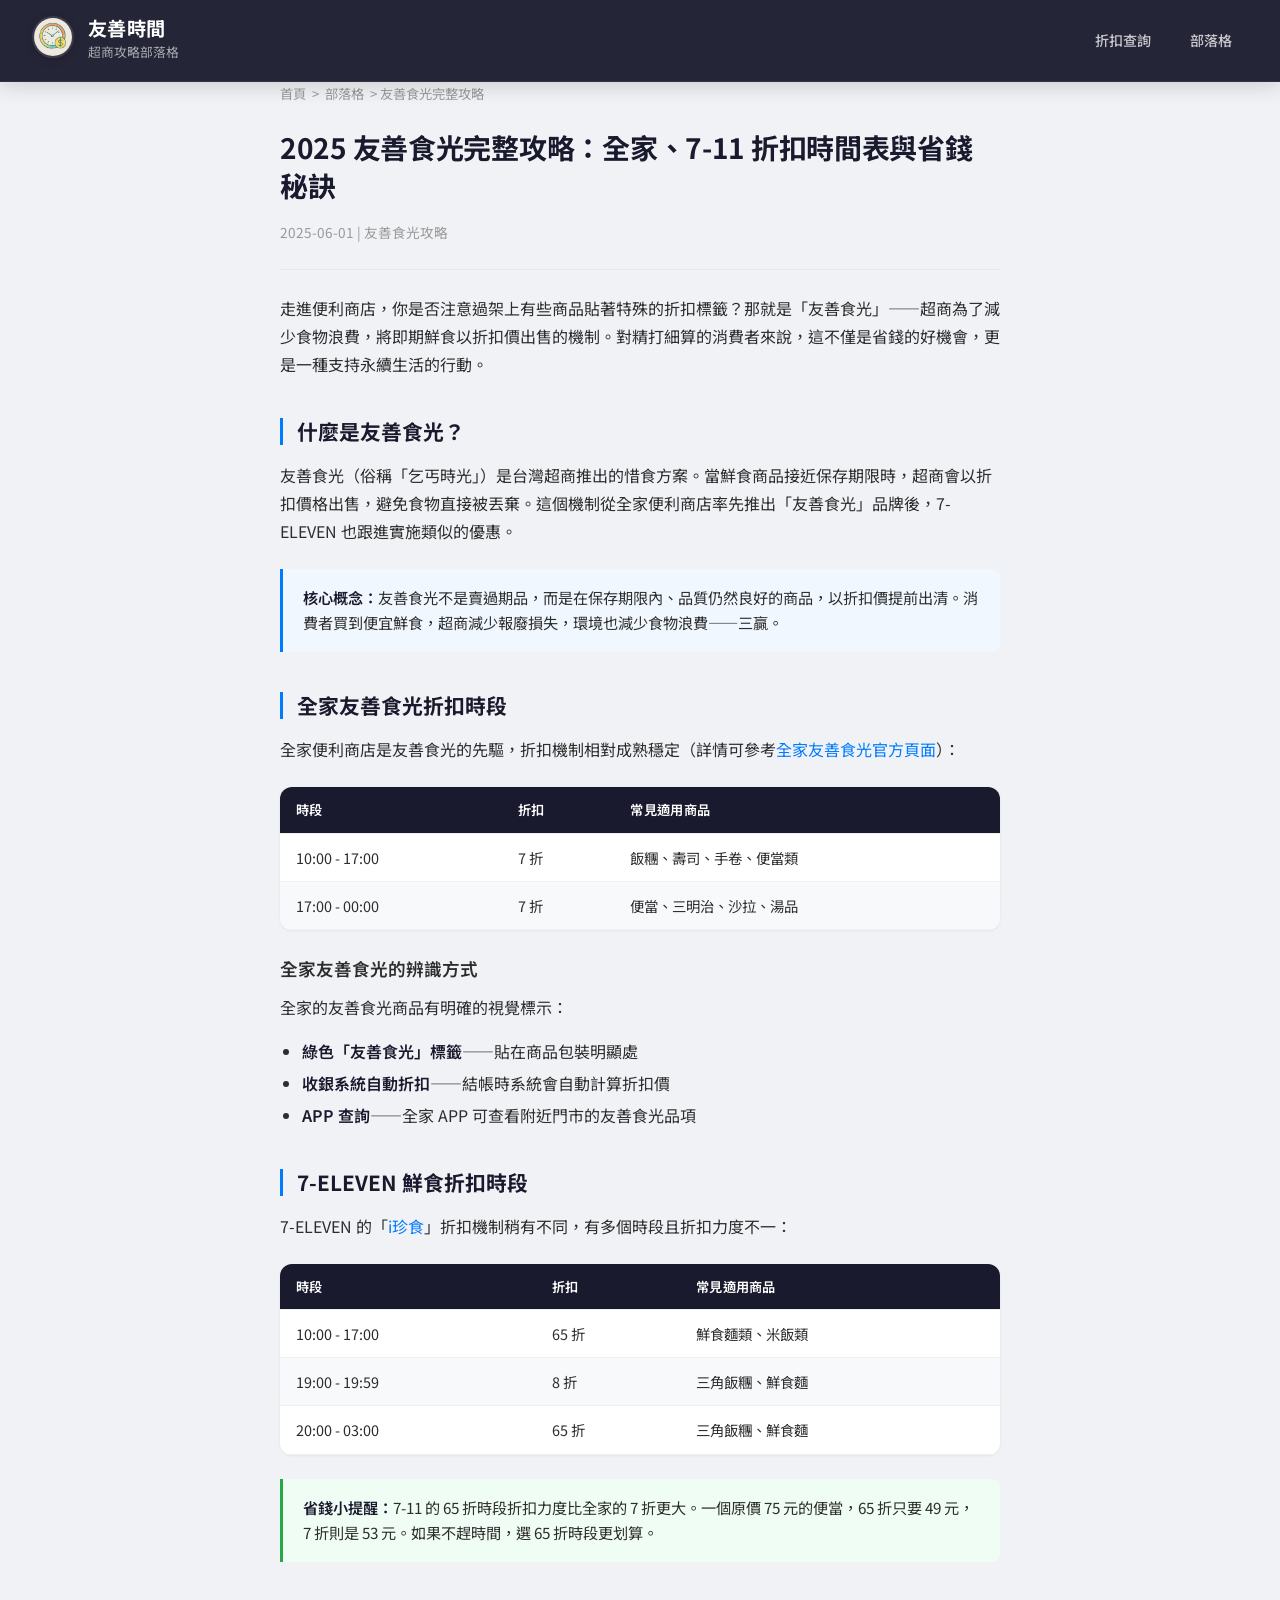
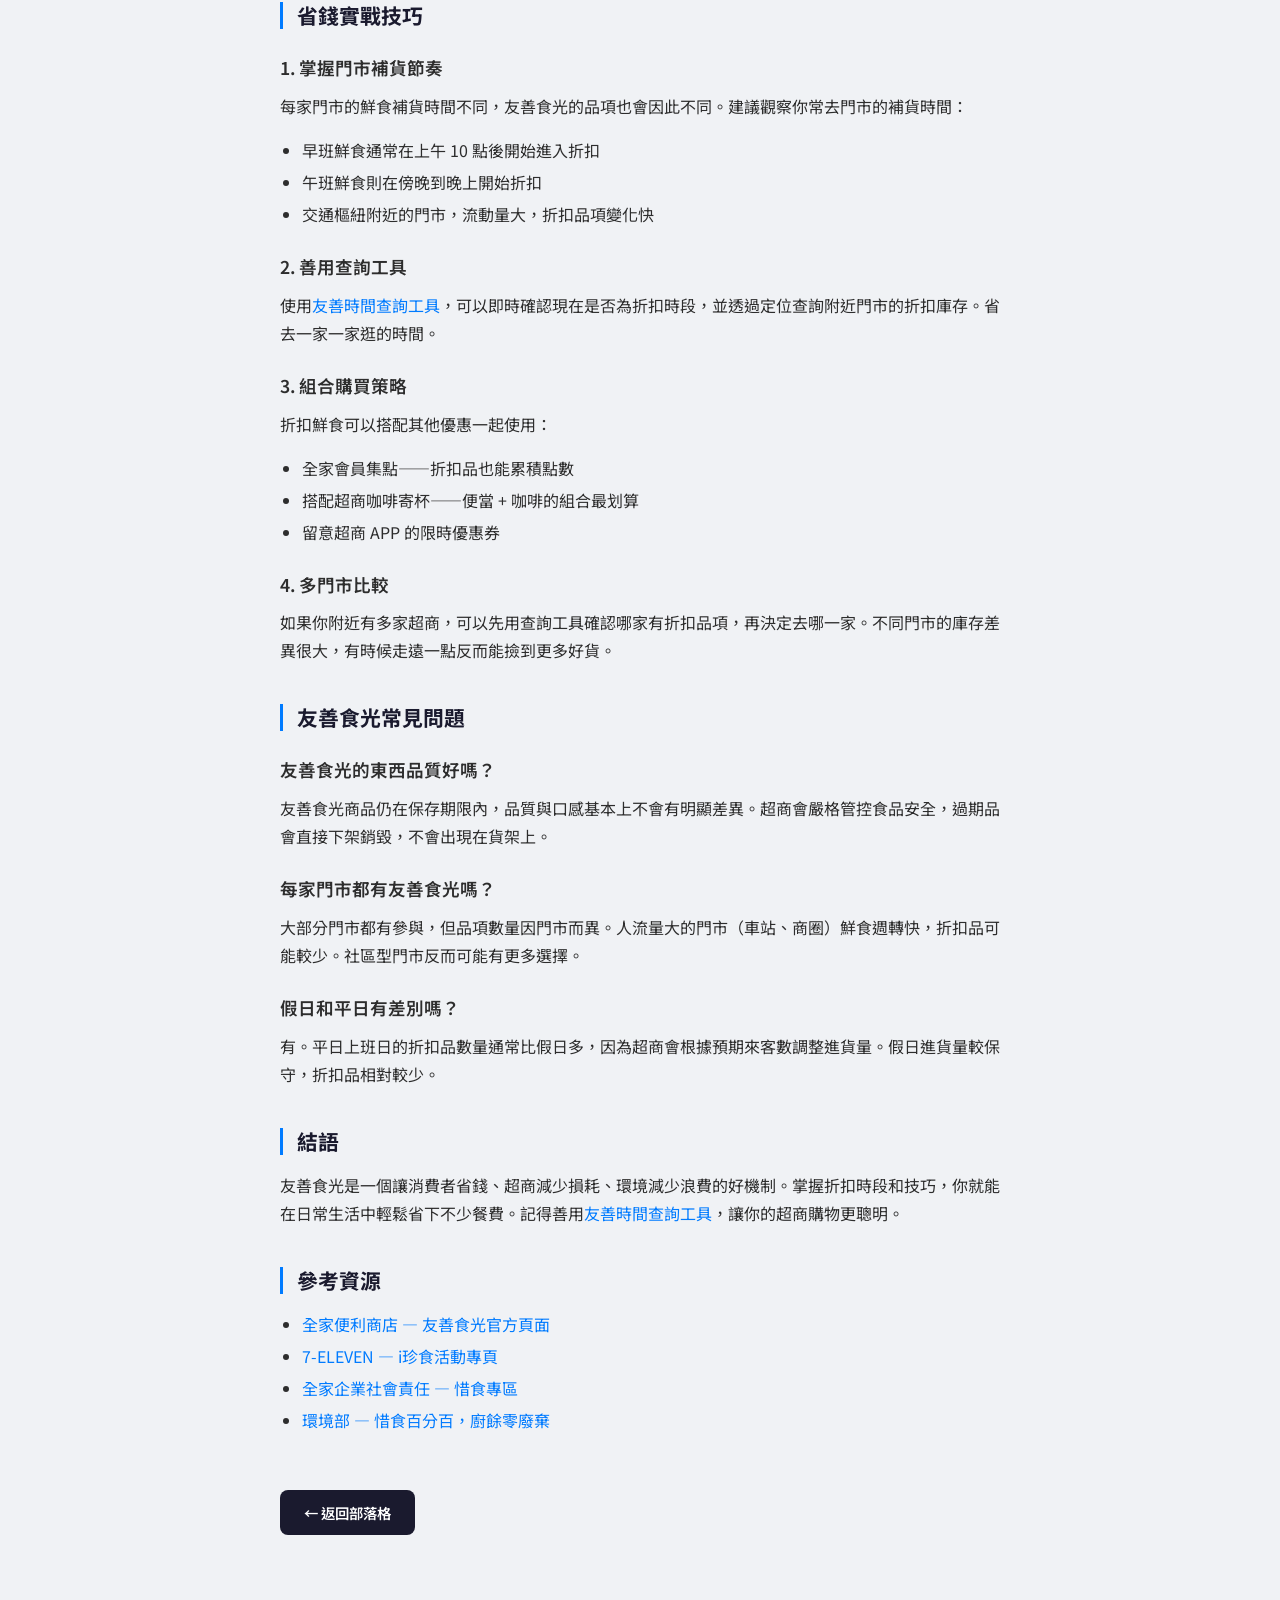
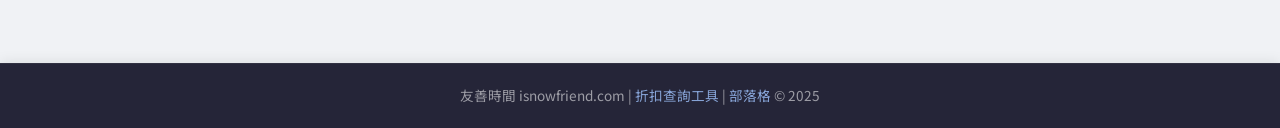
<file: blog/friendly-time-complete-guide.html>
<!DOCTYPE html>
<html lang="zh-Hant">
<head>
  <meta charset="UTF-8" />
  <meta name="viewport" content="width=device-width, initial-scale=1.0" />
  <title>2025 友善食光完整攻略：全家、7-11 折扣時間表與省錢秘訣 — 友善時間</title>
  <meta name="description" content="友善食光（乞丐時光）完整攻略。全家 7 折、7-11 65 折的折扣時段、適用商品、省錢技巧，讓你每次都買到最划算的鮮食。" />
  <link rel="canonical" href="https://isnowfriend.com/blog/friendly-time-complete-guide.html" />

  <meta property="og:type" content="article" />
  <meta property="og:url" content="https://isnowfriend.com/blog/friendly-time-complete-guide.html" />
  <meta property="og:title" content="2025 友善食光完整攻略：全家、7-11 折扣時間表與省錢秘訣" />
  <meta property="og:description" content="友善食光完整攻略。全家 7 折、7-11 65 折的折扣時段、適用商品、省錢技巧一次看。" />
  <meta property="og:image" content="https://isnowfriend.com/myicon.png" />
  <meta property="og:locale" content="zh_TW" />
  <meta property="og:site_name" content="友善時間" />
  <meta property="article:published_time" content="2025-06-01" />

  <meta name="twitter:card" content="summary" />
  <meta name="twitter:title" content="2025 友善食光完整攻略" />
  <meta name="twitter:description" content="全家、7-11 折扣時間表與省錢秘訣。" />
  <meta name="twitter:image" content="https://isnowfriend.com/myicon.png" />

  <link rel="icon" type="image/png" href="/myicon.png" />
  <link rel="apple-touch-icon" href="/myicon.png" />
  <link rel="stylesheet" href="blog.css" />

  <script async src="https://pagead2.googlesyndication.com/pagead/js/adsbygoogle.js?client=ca-pub-4526447705456258" crossorigin="anonymous"></script>

  <script type="application/ld+json">
  {
    "@context": "https://schema.org",
    "@type": "Article",
    "headline": "2025 友善食光完整攻略：全家、7-11 折扣時間表與省錢秘訣",
    "description": "友善食光完整攻略。全家 7 折、7-11 65 折的折扣時段、適用商品、省錢技巧。",
    "url": "https://isnowfriend.com/blog/friendly-time-complete-guide.html",
    "datePublished": "2025-06-01",
    "dateModified": "2025-06-01",
    "author": {
      "@type": "Organization",
      "name": "友善時間",
      "url": "https://isnowfriend.com/"
    },
    "publisher": {
      "@type": "Organization",
      "name": "友善時間",
      "logo": {
        "@type": "ImageObject",
        "url": "https://isnowfriend.com/myicon.png"
      }
    },
    "image": "https://isnowfriend.com/myicon.png",
    "mainEntityOfPage": "https://isnowfriend.com/blog/friendly-time-complete-guide.html",
    "inLanguage": "zh-TW"
  }
  </script>
</head>
<body>
  <header class="frosted-header">
    <a href="/"><img src="/myicon.png" alt="友善時間" class="header-logo" /></a>
    <div class="header-texts">
      <div class="header-title">友善時間</div>
      <div class="header-subtitle">超商攻略部落格</div>
    </div>
    <nav class="header-nav">
      <a href="/">折扣查詢</a>
      <a href="/blog/">部落格</a>
    </nav>
  </header>

  <main class="article-container">
    <div class="breadcrumb">
      <a href="/">首頁</a> &gt; <a href="/blog/">部落格</a> &gt; 友善食光完整攻略
    </div>

    <h1>2025 友善食光完整攻略：全家、7-11 折扣時間表與省錢秘訣</h1>
    <div class="article-meta">2025-06-01 | 友善食光攻略</div>

    <div class="article-body">
      <p>走進便利商店，你是否注意過架上有些商品貼著特殊的折扣標籤？那就是「友善食光」——超商為了減少食物浪費，將即期鮮食以折扣價出售的機制。對精打細算的消費者來說，這不僅是省錢的好機會，更是一種支持永續生活的行動。</p>

      <h2>什麼是友善食光？</h2>
      <p>友善食光（俗稱「乞丐時光」）是台灣超商推出的惜食方案。當鮮食商品接近保存期限時，超商會以折扣價格出售，避免食物直接被丟棄。這個機制從全家便利商店率先推出「友善食光」品牌後，7-ELEVEN 也跟進實施類似的優惠。</p>

      <div class="highlight-box">
        <strong>核心概念：</strong>友善食光不是賣過期品，而是在保存期限內、品質仍然良好的商品，以折扣價提前出清。消費者買到便宜鮮食，超商減少報廢損失，環境也減少食物浪費——三贏。
      </div>

      <h2>全家友善食光折扣時段</h2>
      <p>全家便利商店是友善食光的先驅，折扣機制相對成熟穩定（詳情可參考<a href="https://nevent.family.com.tw/cherishfood/" target="_blank" rel="noopener">全家友善食光官方頁面</a>）：</p>

      <table>
        <thead>
          <tr>
            <th>時段</th>
            <th>折扣</th>
            <th>常見適用商品</th>
          </tr>
        </thead>
        <tbody>
          <tr>
            <td>10:00 - 17:00</td>
            <td>7 折</td>
            <td>飯糰、壽司、手卷、便當類</td>
          </tr>
          <tr>
            <td>17:00 - 00:00</td>
            <td>7 折</td>
            <td>便當、三明治、沙拉、湯品</td>
          </tr>
        </tbody>
      </table>

      <h3>全家友善食光的辨識方式</h3>
      <p>全家的友善食光商品有明確的視覺標示：</p>
      <ul>
        <li><strong>綠色「友善食光」標籤</strong>——貼在商品包裝明顯處</li>
        <li><strong>收銀系統自動折扣</strong>——結帳時系統會自動計算折扣價</li>
        <li><strong>APP 查詢</strong>——全家 APP 可查看附近門市的友善食光品項</li>
      </ul>

      <h2>7-ELEVEN 鮮食折扣時段</h2>
      <p>7-ELEVEN 的「<a href="https://www.7-11.com.tw/event/lovefood/index.aspx" target="_blank" rel="noopener">i珍食</a>」折扣機制稍有不同，有多個時段且折扣力度不一：</p>

      <table>
        <thead>
          <tr>
            <th>時段</th>
            <th>折扣</th>
            <th>常見適用商品</th>
          </tr>
        </thead>
        <tbody>
          <tr>
            <td>10:00 - 17:00</td>
            <td>65 折</td>
            <td>鮮食麵類、米飯類</td>
          </tr>
          <tr>
            <td>19:00 - 19:59</td>
            <td>8 折</td>
            <td>三角飯糰、鮮食麵</td>
          </tr>
          <tr>
            <td>20:00 - 03:00</td>
            <td>65 折</td>
            <td>三角飯糰、鮮食麵</td>
          </tr>
        </tbody>
      </table>

      <div class="tip-box">
        <strong>省錢小提醒：</strong>7-11 的 65 折時段折扣力度比全家的 7 折更大。一個原價 75 元的便當，65 折只要 49 元，7 折則是 53 元。如果不趕時間，選 65 折時段更划算。
      </div>

      <h2>省錢實戰技巧</h2>

      <h3>1. 掌握門市補貨節奏</h3>
      <p>每家門市的鮮食補貨時間不同，友善食光的品項也會因此不同。建議觀察你常去門市的補貨時間：</p>
      <ul>
        <li>早班鮮食通常在上午 10 點後開始進入折扣</li>
        <li>午班鮮食則在傍晚到晚上開始折扣</li>
        <li>交通樞紐附近的門市，流動量大，折扣品項變化快</li>
      </ul>

      <h3>2. 善用查詢工具</h3>
      <p>使用<a href="https://isnowfriend.com/">友善時間查詢工具</a>，可以即時確認現在是否為折扣時段，並透過定位查詢附近門市的折扣庫存。省去一家一家逛的時間。</p>

      <h3>3. 組合購買策略</h3>
      <p>折扣鮮食可以搭配其他優惠一起使用：</p>
      <ul>
        <li>全家會員集點——折扣品也能累積點數</li>
        <li>搭配超商咖啡寄杯——便當 + 咖啡的組合最划算</li>
        <li>留意超商 APP 的限時優惠券</li>
      </ul>

      <h3>4. 多門市比較</h3>
      <p>如果你附近有多家超商，可以先用查詢工具確認哪家有折扣品項，再決定去哪一家。不同門市的庫存差異很大，有時候走遠一點反而能撿到更多好貨。</p>

      <h2>友善食光常見問題</h2>

      <h3>友善食光的東西品質好嗎？</h3>
      <p>友善食光商品仍在保存期限內，品質與口感基本上不會有明顯差異。超商會嚴格管控食品安全，過期品會直接下架銷毀，不會出現在貨架上。</p>

      <h3>每家門市都有友善食光嗎？</h3>
      <p>大部分門市都有參與，但品項數量因門市而異。人流量大的門市（車站、商圈）鮮食週轉快，折扣品可能較少。社區型門市反而可能有更多選擇。</p>

      <h3>假日和平日有差別嗎？</h3>
      <p>有。平日上班日的折扣品數量通常比假日多，因為超商會根據預期來客數調整進貨量。假日進貨量較保守，折扣品相對較少。</p>

      <h2>結語</h2>
      <p>友善食光是一個讓消費者省錢、超商減少損耗、環境減少浪費的好機制。掌握折扣時段和技巧，你就能在日常生活中輕鬆省下不少餐費。記得善用<a href="https://isnowfriend.com/">友善時間查詢工具</a>，讓你的超商購物更聰明。</p>

      <h2>參考資源</h2>
      <ul>
        <li><a href="https://nevent.family.com.tw/cherishfood/" target="_blank" rel="noopener">全家便利商店 — 友善食光官方頁面</a></li>
        <li><a href="https://www.7-11.com.tw/event/lovefood/index.aspx" target="_blank" rel="noopener">7-ELEVEN — i珍食活動專頁</a></li>
        <li><a href="https://www.family.com.tw/NewEnterprise/CSR/FoodSafety/Article/1069" target="_blank" rel="noopener">全家企業社會責任 — 惜食專區</a></li>
        <li><a href="https://enews.moenv.gov.tw/page/3b3c62c78849f32f/42628ac5-2345-4367-ab85-9bdade74509a" target="_blank" rel="noopener">環境部 — 惜食百分百，廚餘零廢棄</a></li>
      </ul>

      <a href="/blog/" class="back-link">← 返回部落格</a>
    </div>
  </main>

  <footer class="frosted-footer">
    <span>友善時間 isnowfriend.com | <a href="/">折扣查詢工具</a> | <a href="/blog/">部落格</a> &copy; 2025</span>
  </footer>
</body>
</html>
</file>
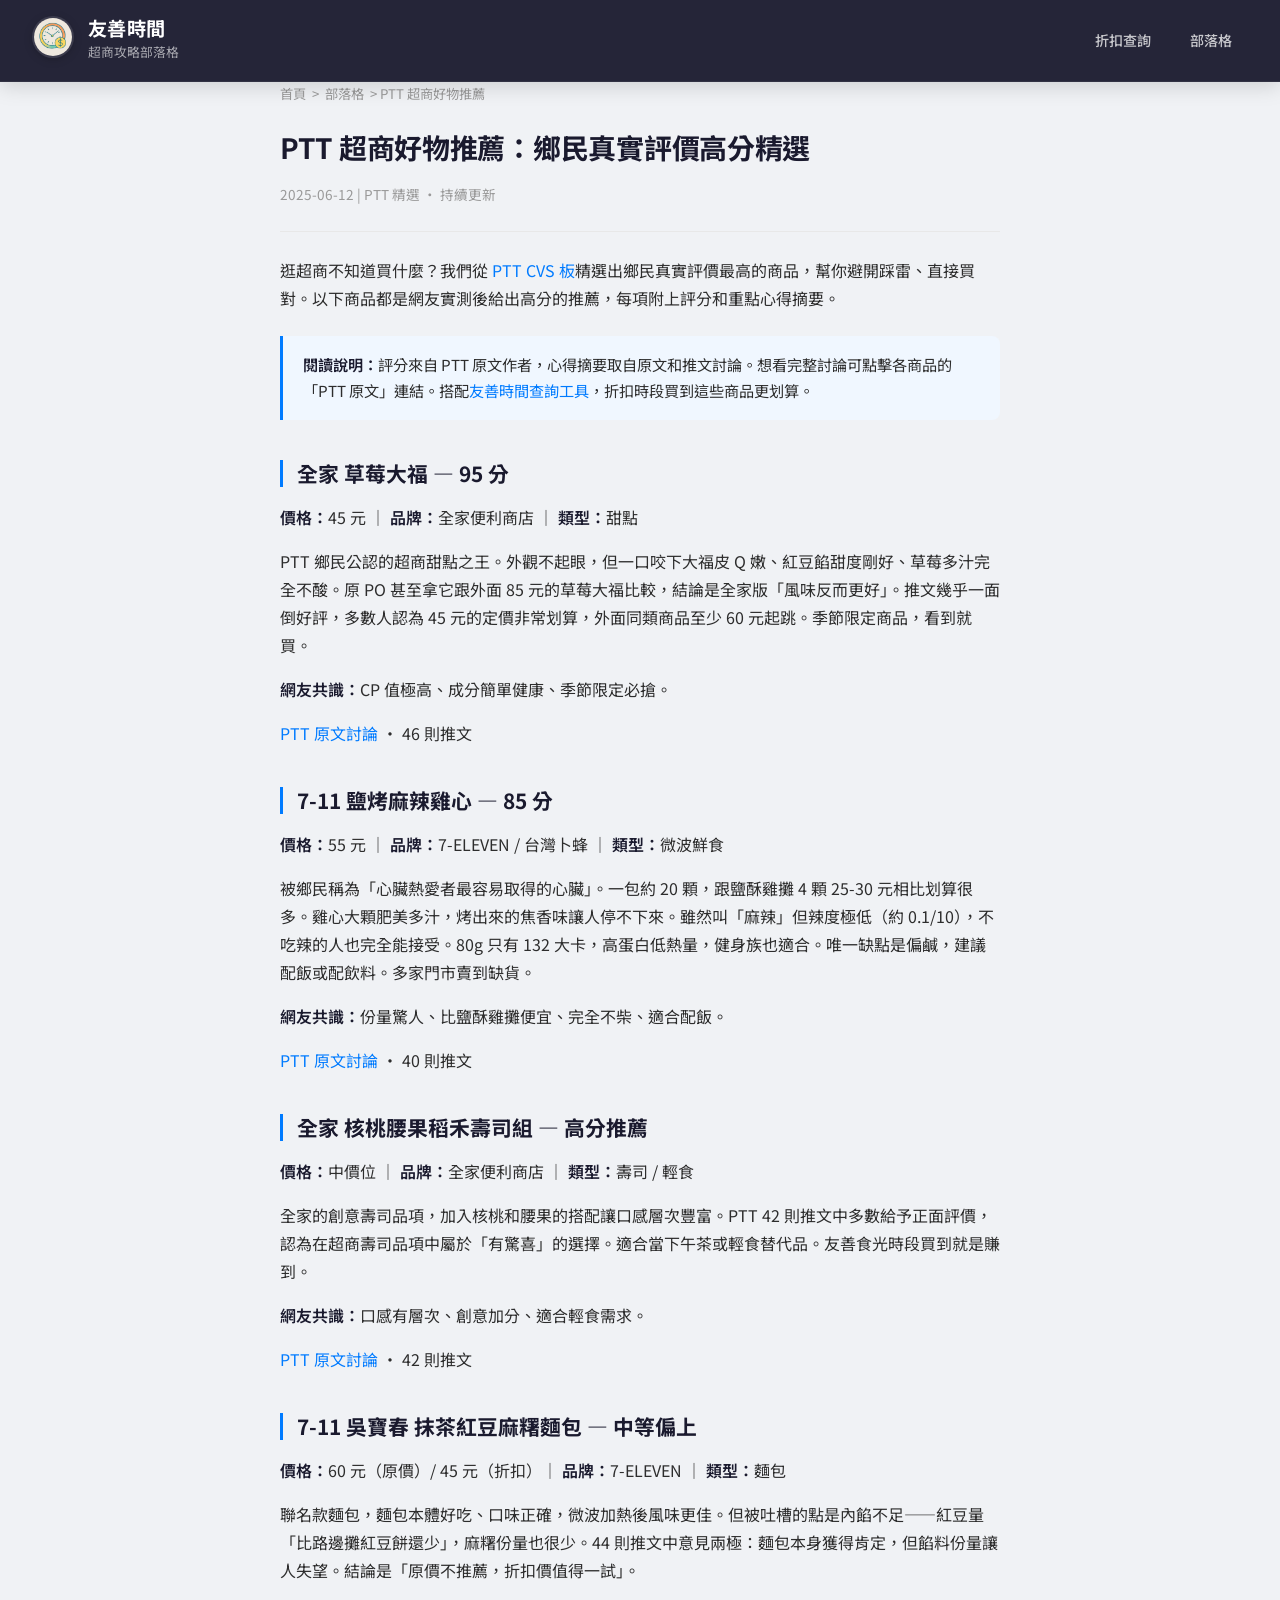
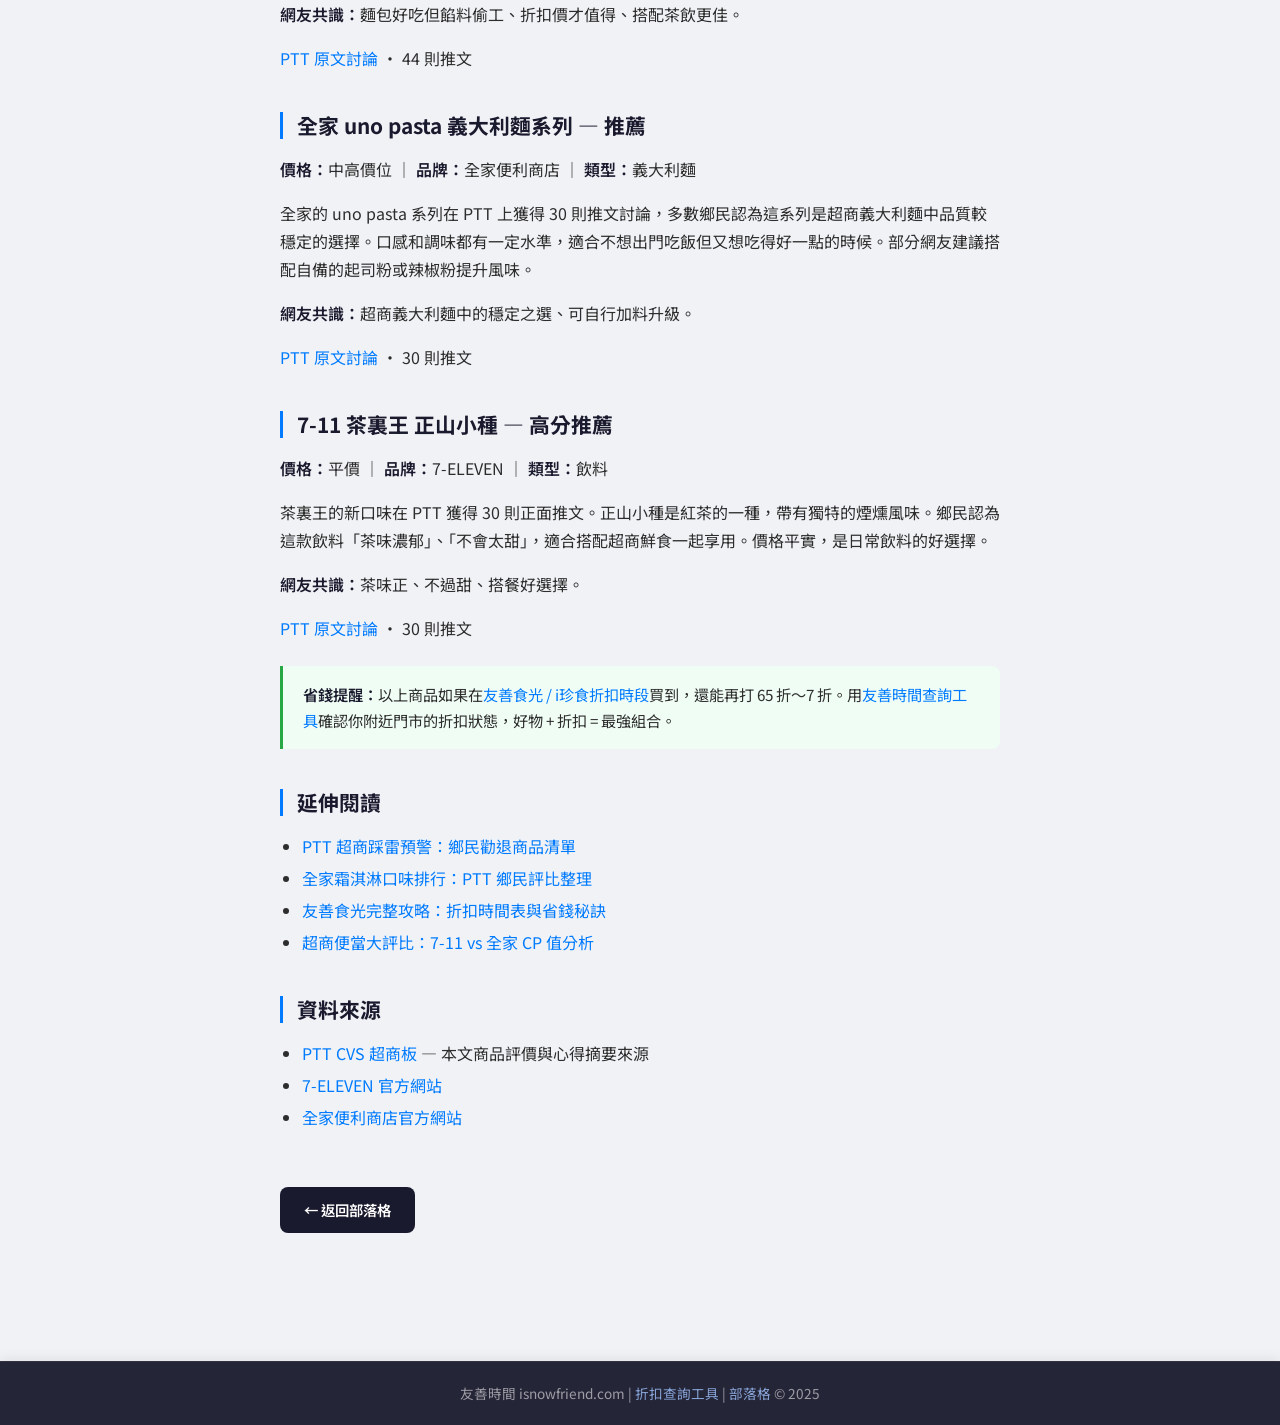
<file: blog/ptt-cvs-best-products.html>
<!DOCTYPE html>
<html lang="zh-Hant">
<head>
  <meta charset="UTF-8" />
  <meta name="viewport" content="width=device-width, initial-scale=1.0" />
  <title>PTT 超商好物推薦：鄉民真實評價高分精選 — 友善時間</title>
  <meta name="description" content="精選 PTT CVS 板鄉民真實評價高分超商商品。7-11、全家便利商店必買清單，附網友評分與心得摘要。" />
  <link rel="canonical" href="https://isnowfriend.com/blog/ptt-cvs-best-products.html" />

  <meta property="og:type" content="article" />
  <meta property="og:url" content="https://isnowfriend.com/blog/ptt-cvs-best-products.html" />
  <meta property="og:title" content="PTT 超商好物推薦：鄉民真實評價高分精選" />
  <meta property="og:description" content="PTT CVS 板鄉民真實高分評價超商商品精選。" />
  <meta property="og:image" content="https://isnowfriend.com/myicon.png" />
  <meta property="og:locale" content="zh_TW" />
  <meta property="og:site_name" content="友善時間" />
  <meta property="article:published_time" content="2025-06-12" />

  <meta name="twitter:card" content="summary" />
  <meta name="twitter:title" content="PTT 超商好物推薦：鄉民高分精選" />
  <meta name="twitter:description" content="PTT CVS 板鄉民真實評價，超商必買清單。" />
  <meta name="twitter:image" content="https://isnowfriend.com/myicon.png" />

  <link rel="icon" type="image/png" href="/myicon.png" />
  <link rel="apple-touch-icon" href="/myicon.png" />
  <link rel="stylesheet" href="blog.css" />

  <script async src="https://pagead2.googlesyndication.com/pagead/js/adsbygoogle.js?client=ca-pub-4526447705456258" crossorigin="anonymous"></script>

  <script type="application/ld+json">
  {
    "@context": "https://schema.org",
    "@type": "Article",
    "headline": "PTT 超商好物推薦：鄉民真實評價高分精選",
    "description": "精選 PTT CVS 板鄉民真實評價高分超商商品。",
    "url": "https://isnowfriend.com/blog/ptt-cvs-best-products.html",
    "datePublished": "2025-06-12",
    "dateModified": "2025-06-12",
    "author": { "@type": "Organization", "name": "友善時間", "url": "https://isnowfriend.com/" },
    "publisher": { "@type": "Organization", "name": "友善時間", "logo": { "@type": "ImageObject", "url": "https://isnowfriend.com/myicon.png" } },
    "image": "https://isnowfriend.com/myicon.png",
    "mainEntityOfPage": "https://isnowfriend.com/blog/ptt-cvs-best-products.html",
    "inLanguage": "zh-TW"
  }
  </script>
</head>
<body>
  <header class="frosted-header">
    <a href="/"><img src="/myicon.png" alt="友善時間" class="header-logo" /></a>
    <div class="header-texts">
      <div class="header-title">友善時間</div>
      <div class="header-subtitle">超商攻略部落格</div>
    </div>
    <nav class="header-nav">
      <a href="/">折扣查詢</a>
      <a href="/blog/">部落格</a>
    </nav>
  </header>

  <main class="article-container">
    <div class="breadcrumb">
      <a href="/">首頁</a> &gt; <a href="/blog/">部落格</a> &gt; PTT 超商好物推薦
    </div>

    <h1>PTT 超商好物推薦：鄉民真實評價高分精選</h1>
    <div class="article-meta">2025-06-12 | PTT 精選 · 持續更新</div>

    <div class="article-body">
      <p>逛超商不知道買什麼？我們從 <a href="https://www.ptt.cc/bbs/CVS/index.html" target="_blank" rel="noopener">PTT CVS 板</a>精選出鄉民真實評價最高的商品，幫你避開踩雷、直接買對。以下商品都是網友實測後給出高分的推薦，每項附上評分和重點心得摘要。</p>

      <div class="highlight-box">
        <strong>閱讀說明：</strong>評分來自 PTT 原文作者，心得摘要取自原文和推文討論。想看完整討論可點擊各商品的「PTT 原文」連結。搭配<a href="https://isnowfriend.com/">友善時間查詢工具</a>，折扣時段買到這些商品更划算。
      </div>

      <h2>全家 草莓大福 — 95 分</h2>
      <p><strong>價格：</strong>45 元 ｜ <strong>品牌：</strong>全家便利商店 ｜ <strong>類型：</strong>甜點</p>
      <p>PTT 鄉民公認的超商甜點之王。外觀不起眼，但一口咬下大福皮 Q 嫩、紅豆餡甜度剛好、草莓多汁完全不酸。原 PO 甚至拿它跟外面 85 元的草莓大福比較，結論是全家版「風味反而更好」。推文幾乎一面倒好評，多數人認為 45 元的定價非常划算，外面同類商品至少 60 元起跳。季節限定商品，看到就買。</p>
      <p><strong>網友共識：</strong>CP 值極高、成分簡單健康、季節限定必搶。</p>
      <p><a href="https://www.ptt.cc/bbs/CVS/index.html" target="_blank" rel="noopener">PTT 原文討論</a> · 46 則推文</p>

      <h2>7-11 鹽烤麻辣雞心 — 85 分</h2>
      <p><strong>價格：</strong>55 元 ｜ <strong>品牌：</strong>7-ELEVEN / 台灣卜蜂 ｜ <strong>類型：</strong>微波鮮食</p>
      <p>被鄉民稱為「心臟熱愛者最容易取得的心臟」。一包約 20 顆，跟鹽酥雞攤 4 顆 25-30 元相比划算很多。雞心大顆肥美多汁，烤出來的焦香味讓人停不下來。雖然叫「麻辣」但辣度極低（約 0.1/10），不吃辣的人也完全能接受。80g 只有 132 大卡，高蛋白低熱量，健身族也適合。唯一缺點是偏鹹，建議配飯或配飲料。多家門市賣到缺貨。</p>
      <p><strong>網友共識：</strong>份量驚人、比鹽酥雞攤便宜、完全不柴、適合配飯。</p>
      <p><a href="https://www.ptt.cc/bbs/CVS/index.html" target="_blank" rel="noopener">PTT 原文討論</a> · 40 則推文</p>

      <h2>全家 核桃腰果稻禾壽司組 — 高分推薦</h2>
      <p><strong>價格：</strong>中價位 ｜ <strong>品牌：</strong>全家便利商店 ｜ <strong>類型：</strong>壽司 / 輕食</p>
      <p>全家的創意壽司品項，加入核桃和腰果的搭配讓口感層次豐富。PTT 42 則推文中多數給予正面評價，認為在超商壽司品項中屬於「有驚喜」的選擇。適合當下午茶或輕食替代品。友善食光時段買到就是賺到。</p>
      <p><strong>網友共識：</strong>口感有層次、創意加分、適合輕食需求。</p>
      <p><a href="https://www.ptt.cc/bbs/CVS/index.html" target="_blank" rel="noopener">PTT 原文討論</a> · 42 則推文</p>

      <h2>7-11 吳寶春 抹茶紅豆麻糬麵包 — 中等偏上</h2>
      <p><strong>價格：</strong>60 元（原價）/ 45 元（折扣）｜ <strong>品牌：</strong>7-ELEVEN ｜ <strong>類型：</strong>麵包</p>
      <p>聯名款麵包，麵包本體好吃、口味正確，微波加熱後風味更佳。但被吐槽的點是內餡不足——紅豆量「比路邊攤紅豆餅還少」，麻糬份量也很少。44 則推文中意見兩極：麵包本身獲得肯定，但餡料份量讓人失望。結論是「原價不推薦，折扣價值得一試」。</p>
      <p><strong>網友共識：</strong>麵包好吃但餡料偷工、折扣價才值得、搭配茶飲更佳。</p>
      <p><a href="https://www.ptt.cc/bbs/CVS/index.html" target="_blank" rel="noopener">PTT 原文討論</a> · 44 則推文</p>

      <h2>全家 uno pasta 義大利麵系列 — 推薦</h2>
      <p><strong>價格：</strong>中高價位 ｜ <strong>品牌：</strong>全家便利商店 ｜ <strong>類型：</strong>義大利麵</p>
      <p>全家的 uno pasta 系列在 PTT 上獲得 30 則推文討論，多數鄉民認為這系列是超商義大利麵中品質較穩定的選擇。口感和調味都有一定水準，適合不想出門吃飯但又想吃得好一點的時候。部分網友建議搭配自備的起司粉或辣椒粉提升風味。</p>
      <p><strong>網友共識：</strong>超商義大利麵中的穩定之選、可自行加料升級。</p>
      <p><a href="https://www.ptt.cc/bbs/CVS/index.html" target="_blank" rel="noopener">PTT 原文討論</a> · 30 則推文</p>

      <h2>7-11 茶裏王 正山小種 — 高分推薦</h2>
      <p><strong>價格：</strong>平價 ｜ <strong>品牌：</strong>7-ELEVEN ｜ <strong>類型：</strong>飲料</p>
      <p>茶裏王的新口味在 PTT 獲得 30 則正面推文。正山小種是紅茶的一種，帶有獨特的煙燻風味。鄉民認為這款飲料「茶味濃郁」、「不會太甜」，適合搭配超商鮮食一起享用。價格平實，是日常飲料的好選擇。</p>
      <p><strong>網友共識：</strong>茶味正、不過甜、搭餐好選擇。</p>
      <p><a href="https://www.ptt.cc/bbs/CVS/index.html" target="_blank" rel="noopener">PTT 原文討論</a> · 30 則推文</p>

      <div class="tip-box">
        <strong>省錢提醒：</strong>以上商品如果在<a href="https://isnowfriend.com/">友善食光 / i珍食折扣時段</a>買到，還能再打 65 折～7 折。用<a href="https://isnowfriend.com/">友善時間查詢工具</a>確認你附近門市的折扣狀態，好物 + 折扣 = 最強組合。
      </div>

      <h2>延伸閱讀</h2>
      <ul>
        <li><a href="ptt-cvs-worst-products.html">PTT 超商踩雷預警：鄉民勸退商品清單</a></li>
        <li><a href="ptt-familymart-ice-cream-ranking.html">全家霜淇淋口味排行：PTT 鄉民評比整理</a></li>
        <li><a href="friendly-time-complete-guide.html">友善食光完整攻略：折扣時間表與省錢秘訣</a></li>
        <li><a href="convenience-store-bento-comparison.html">超商便當大評比：7-11 vs 全家 CP 值分析</a></li>
      </ul>

      <h2>資料來源</h2>
      <ul>
        <li><a href="https://www.ptt.cc/bbs/CVS/index.html" target="_blank" rel="noopener">PTT CVS 超商板</a> — 本文商品評價與心得摘要來源</li>
        <li><a href="https://www.7-11.com.tw/" target="_blank" rel="noopener">7-ELEVEN 官方網站</a></li>
        <li><a href="https://www.family.com.tw/" target="_blank" rel="noopener">全家便利商店官方網站</a></li>
      </ul>

      <a href="/blog/" class="back-link">← 返回部落格</a>
    </div>
  </main>

  <footer class="frosted-footer">
    <span>友善時間 isnowfriend.com | <a href="/">折扣查詢工具</a> | <a href="/blog/">部落格</a> &copy; 2025</span>
  </footer>
</body>
</html>
</file>
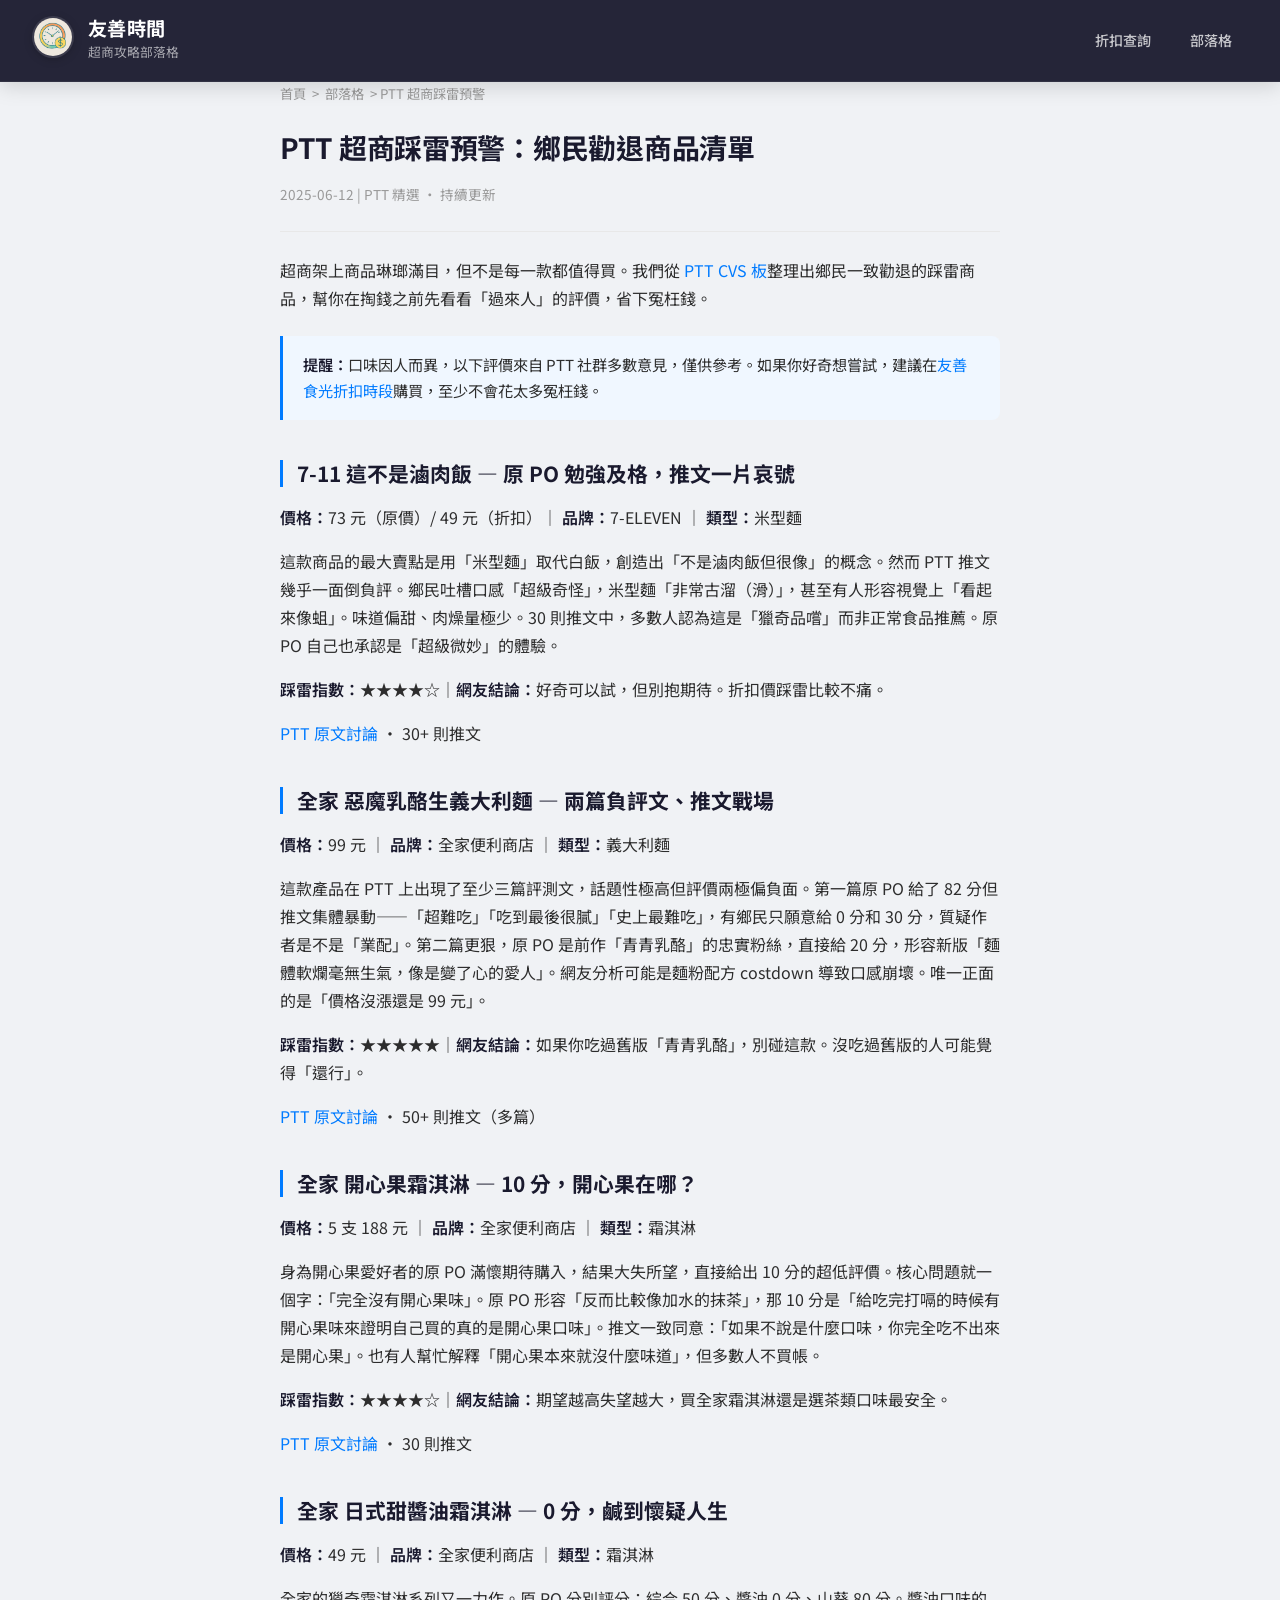
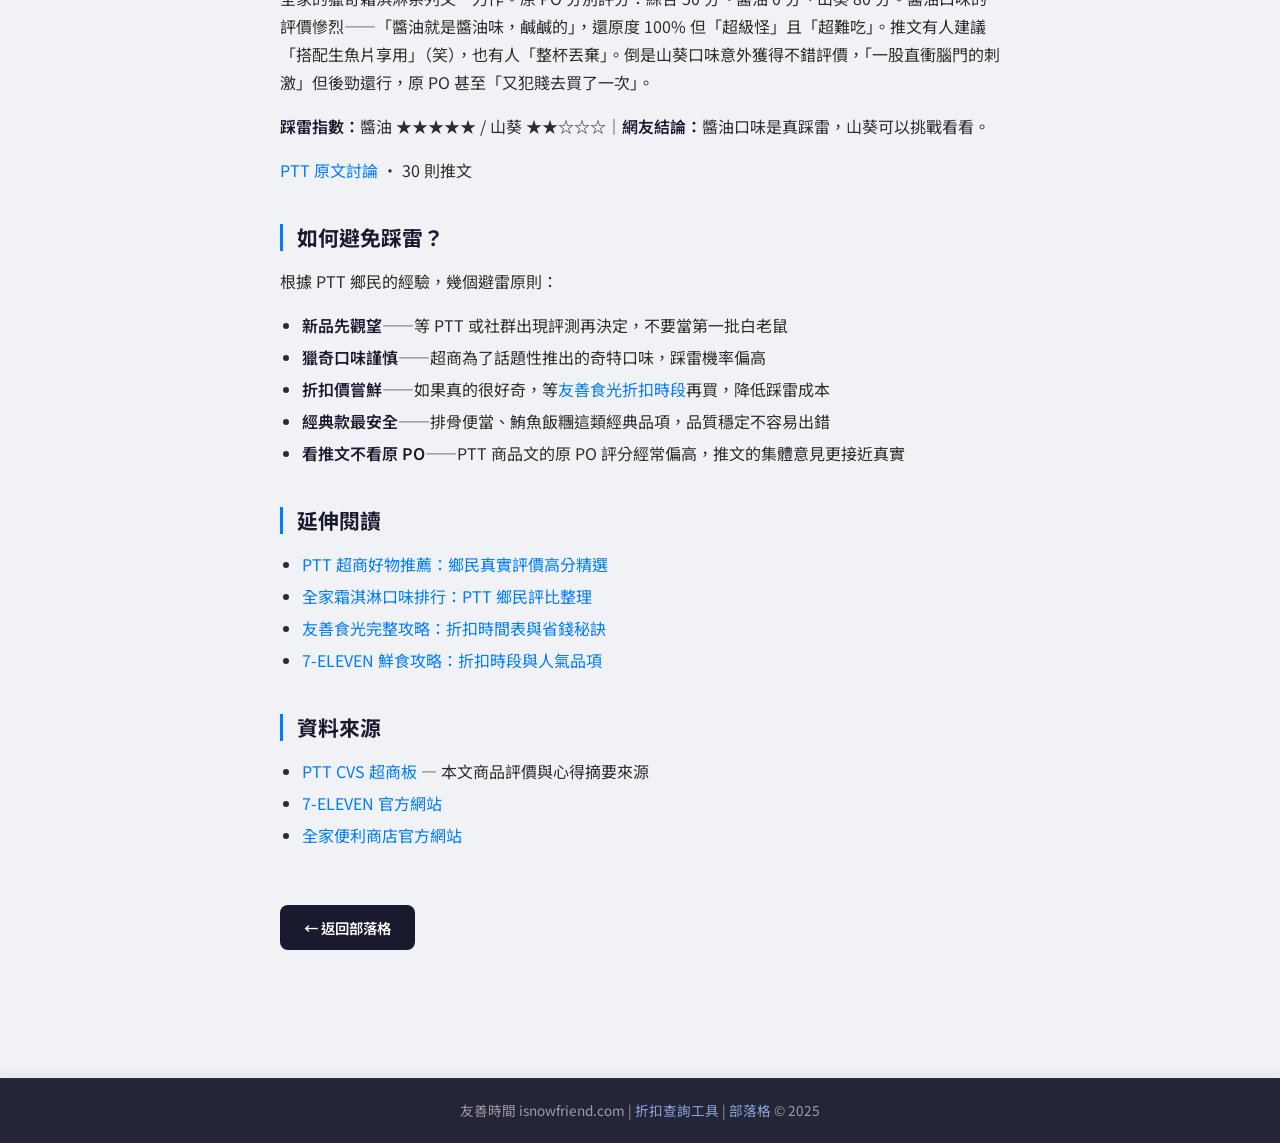
<file: blog/ptt-cvs-worst-products.html>
<!DOCTYPE html>
<html lang="zh-Hant">
<head>
  <meta charset="UTF-8" />
  <meta name="viewport" content="width=device-width, initial-scale=1.0" />
  <title>PTT 超商踩雷預警：鄉民勸退商品清單 — 友善時間</title>
  <meta name="description" content="PTT CVS 板鄉民真實負評商品整理。超商踩雷清單，幫你避開地雷省下冤枉錢。附網友評分與吐槽精華。" />
  <link rel="canonical" href="https://isnowfriend.com/blog/ptt-cvs-worst-products.html" />

  <meta property="og:type" content="article" />
  <meta property="og:url" content="https://isnowfriend.com/blog/ptt-cvs-worst-products.html" />
  <meta property="og:title" content="PTT 超商踩雷預警：鄉民勸退商品清單" />
  <meta property="og:description" content="PTT 鄉民真實負評超商商品整理，幫你避開地雷。" />
  <meta property="og:image" content="https://isnowfriend.com/myicon.png" />
  <meta property="og:locale" content="zh_TW" />
  <meta property="og:site_name" content="友善時間" />
  <meta property="article:published_time" content="2025-06-12" />

  <meta name="twitter:card" content="summary" />
  <meta name="twitter:title" content="PTT 超商踩雷預警：鄉民勸退清單" />
  <meta name="twitter:description" content="PTT 鄉民真實負評超商商品，幫你避雷。" />
  <meta name="twitter:image" content="https://isnowfriend.com/myicon.png" />

  <link rel="icon" type="image/png" href="/myicon.png" />
  <link rel="apple-touch-icon" href="/myicon.png" />
  <link rel="stylesheet" href="blog.css" />

  <script async src="https://pagead2.googlesyndication.com/pagead/js/adsbygoogle.js?client=ca-pub-4526447705456258" crossorigin="anonymous"></script>

  <script type="application/ld+json">
  {
    "@context": "https://schema.org",
    "@type": "Article",
    "headline": "PTT 超商踩雷預警：鄉民勸退商品清單",
    "description": "PTT CVS 板鄉民真實負評商品整理。超商踩雷清單。",
    "url": "https://isnowfriend.com/blog/ptt-cvs-worst-products.html",
    "datePublished": "2025-06-12",
    "dateModified": "2025-06-12",
    "author": { "@type": "Organization", "name": "友善時間", "url": "https://isnowfriend.com/" },
    "publisher": { "@type": "Organization", "name": "友善時間", "logo": { "@type": "ImageObject", "url": "https://isnowfriend.com/myicon.png" } },
    "image": "https://isnowfriend.com/myicon.png",
    "mainEntityOfPage": "https://isnowfriend.com/blog/ptt-cvs-worst-products.html",
    "inLanguage": "zh-TW"
  }
  </script>
</head>
<body>
  <header class="frosted-header">
    <a href="/"><img src="/myicon.png" alt="友善時間" class="header-logo" /></a>
    <div class="header-texts">
      <div class="header-title">友善時間</div>
      <div class="header-subtitle">超商攻略部落格</div>
    </div>
    <nav class="header-nav">
      <a href="/">折扣查詢</a>
      <a href="/blog/">部落格</a>
    </nav>
  </header>

  <main class="article-container">
    <div class="breadcrumb">
      <a href="/">首頁</a> &gt; <a href="/blog/">部落格</a> &gt; PTT 超商踩雷預警
    </div>

    <h1>PTT 超商踩雷預警：鄉民勸退商品清單</h1>
    <div class="article-meta">2025-06-12 | PTT 精選 · 持續更新</div>

    <div class="article-body">
      <p>超商架上商品琳瑯滿目，但不是每一款都值得買。我們從 <a href="https://www.ptt.cc/bbs/CVS/index.html" target="_blank" rel="noopener">PTT CVS 板</a>整理出鄉民一致勸退的踩雷商品，幫你在掏錢之前先看看「過來人」的評價，省下冤枉錢。</p>

      <div class="highlight-box">
        <strong>提醒：</strong>口味因人而異，以下評價來自 PTT 社群多數意見，僅供參考。如果你好奇想嘗試，建議在<a href="https://isnowfriend.com/">友善食光折扣時段</a>購買，至少不會花太多冤枉錢。
      </div>

      <h2>7-11 這不是滷肉飯 — 原 PO 勉強及格，推文一片哀號</h2>
      <p><strong>價格：</strong>73 元（原價）/ 49 元（折扣）｜ <strong>品牌：</strong>7-ELEVEN ｜ <strong>類型：</strong>米型麵</p>
      <p>這款商品的最大賣點是用「米型麵」取代白飯，創造出「不是滷肉飯但很像」的概念。然而 PTT 推文幾乎一面倒負評。鄉民吐槽口感「超級奇怪」，米型麵「非常古溜（滑）」，甚至有人形容視覺上「看起來像蛆」。味道偏甜、肉燥量極少。30 則推文中，多數人認為這是「獵奇品嚐」而非正常食品推薦。原 PO 自己也承認是「超級微妙」的體驗。</p>
      <p><strong>踩雷指數：</strong>★★★★☆｜<strong>網友結論：</strong>好奇可以試，但別抱期待。折扣價踩雷比較不痛。</p>
      <p><a href="https://www.ptt.cc/bbs/CVS/index.html" target="_blank" rel="noopener">PTT 原文討論</a> · 30+ 則推文</p>

      <h2>全家 惡魔乳酪生義大利麵 — 兩篇負評文、推文戰場</h2>
      <p><strong>價格：</strong>99 元 ｜ <strong>品牌：</strong>全家便利商店 ｜ <strong>類型：</strong>義大利麵</p>
      <p>這款產品在 PTT 上出現了至少三篇評測文，話題性極高但評價兩極偏負面。第一篇原 PO 給了 82 分但推文集體暴動——「超難吃」「吃到最後很膩」「史上最難吃」，有鄉民只願意給 0 分和 30 分，質疑作者是不是「業配」。第二篇更狠，原 PO 是前作「青青乳酪」的忠實粉絲，直接給 20 分，形容新版「麵體軟爛毫無生氣，像是變了心的愛人」。網友分析可能是麵粉配方 costdown 導致口感崩壞。唯一正面的是「價格沒漲還是 99 元」。</p>
      <p><strong>踩雷指數：</strong>★★★★★｜<strong>網友結論：</strong>如果你吃過舊版「青青乳酪」，別碰這款。沒吃過舊版的人可能覺得「還行」。</p>
      <p><a href="https://www.ptt.cc/bbs/CVS/index.html" target="_blank" rel="noopener">PTT 原文討論</a> · 50+ 則推文（多篇）</p>

      <h2>全家 開心果霜淇淋 — 10 分，開心果在哪？</h2>
      <p><strong>價格：</strong>5 支 188 元 ｜ <strong>品牌：</strong>全家便利商店 ｜ <strong>類型：</strong>霜淇淋</p>
      <p>身為開心果愛好者的原 PO 滿懷期待購入，結果大失所望，直接給出 10 分的超低評價。核心問題就一個字：「完全沒有開心果味」。原 PO 形容「反而比較像加水的抹茶」，那 10 分是「給吃完打嗝的時候有開心果味來證明自己買的真的是開心果口味」。推文一致同意：「如果不說是什麼口味，你完全吃不出來是開心果」。也有人幫忙解釋「開心果本來就沒什麼味道」，但多數人不買帳。</p>
      <p><strong>踩雷指數：</strong>★★★★☆｜<strong>網友結論：</strong>期望越高失望越大，買全家霜淇淋還是選茶類口味最安全。</p>
      <p><a href="https://www.ptt.cc/bbs/CVS/index.html" target="_blank" rel="noopener">PTT 原文討論</a> · 30 則推文</p>

      <h2>全家 日式甜醬油霜淇淋 — 0 分，鹹到懷疑人生</h2>
      <p><strong>價格：</strong>49 元 ｜ <strong>品牌：</strong>全家便利商店 ｜ <strong>類型：</strong>霜淇淋</p>
      <p>全家的獵奇霜淇淋系列又一力作。原 PO 分別評分：綜合 50 分、醬油 0 分、山葵 80 分。醬油口味的評價慘烈——「醬油就是醬油味，鹹鹹的」，還原度 100% 但「超級怪」且「超難吃」。推文有人建議「搭配生魚片享用」（笑），也有人「整杯丟棄」。倒是山葵口味意外獲得不錯評價，「一股直衝腦門的刺激」但後勁還行，原 PO 甚至「又犯賤去買了一次」。</p>
      <p><strong>踩雷指數：</strong>醬油 ★★★★★ / 山葵 ★★☆☆☆｜<strong>網友結論：</strong>醬油口味是真踩雷，山葵可以挑戰看看。</p>
      <p><a href="https://www.ptt.cc/bbs/CVS/index.html" target="_blank" rel="noopener">PTT 原文討論</a> · 30 則推文</p>

      <h2>如何避免踩雷？</h2>
      <p>根據 PTT 鄉民的經驗，幾個避雷原則：</p>
      <ul>
        <li><strong>新品先觀望</strong>——等 PTT 或社群出現評測再決定，不要當第一批白老鼠</li>
        <li><strong>獵奇口味謹慎</strong>——超商為了話題性推出的奇特口味，踩雷機率偏高</li>
        <li><strong>折扣價嘗鮮</strong>——如果真的很好奇，等<a href="https://isnowfriend.com/">友善食光折扣時段</a>再買，降低踩雷成本</li>
        <li><strong>經典款最安全</strong>——排骨便當、鮪魚飯糰這類經典品項，品質穩定不容易出錯</li>
        <li><strong>看推文不看原 PO</strong>——PTT 商品文的原 PO 評分經常偏高，推文的集體意見更接近真實</li>
      </ul>

      <h2>延伸閱讀</h2>
      <ul>
        <li><a href="ptt-cvs-best-products.html">PTT 超商好物推薦：鄉民真實評價高分精選</a></li>
        <li><a href="ptt-familymart-ice-cream-ranking.html">全家霜淇淋口味排行：PTT 鄉民評比整理</a></li>
        <li><a href="friendly-time-complete-guide.html">友善食光完整攻略：折扣時間表與省錢秘訣</a></li>
        <li><a href="7-eleven-fresh-food-guide.html">7-ELEVEN 鮮食攻略：折扣時段與人氣品項</a></li>
      </ul>

      <h2>資料來源</h2>
      <ul>
        <li><a href="https://www.ptt.cc/bbs/CVS/index.html" target="_blank" rel="noopener">PTT CVS 超商板</a> — 本文商品評價與心得摘要來源</li>
        <li><a href="https://www.7-11.com.tw/" target="_blank" rel="noopener">7-ELEVEN 官方網站</a></li>
        <li><a href="https://www.family.com.tw/" target="_blank" rel="noopener">全家便利商店官方網站</a></li>
      </ul>

      <a href="/blog/" class="back-link">← 返回部落格</a>
    </div>
  </main>

  <footer class="frosted-footer">
    <span>友善時間 isnowfriend.com | <a href="/">折扣查詢工具</a> | <a href="/blog/">部落格</a> &copy; 2025</span>
  </footer>
</body>
</html>
</file>
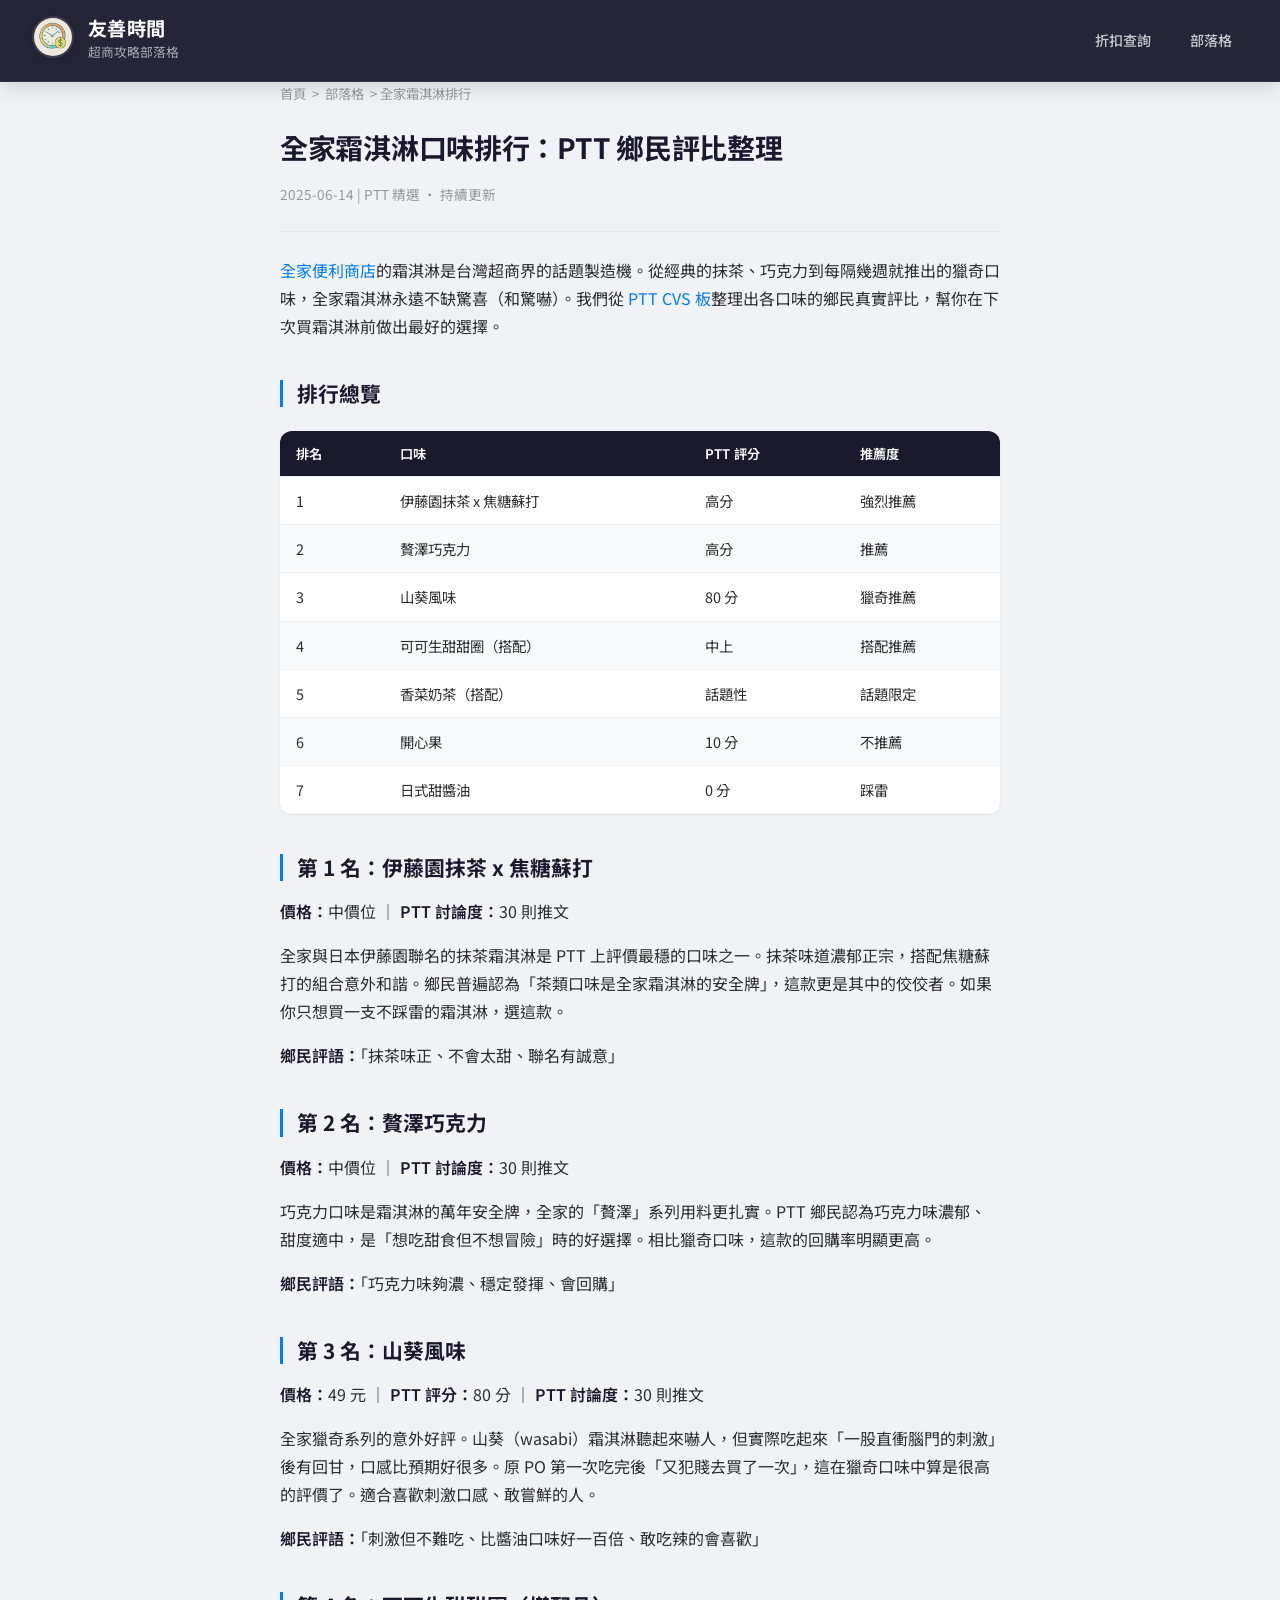
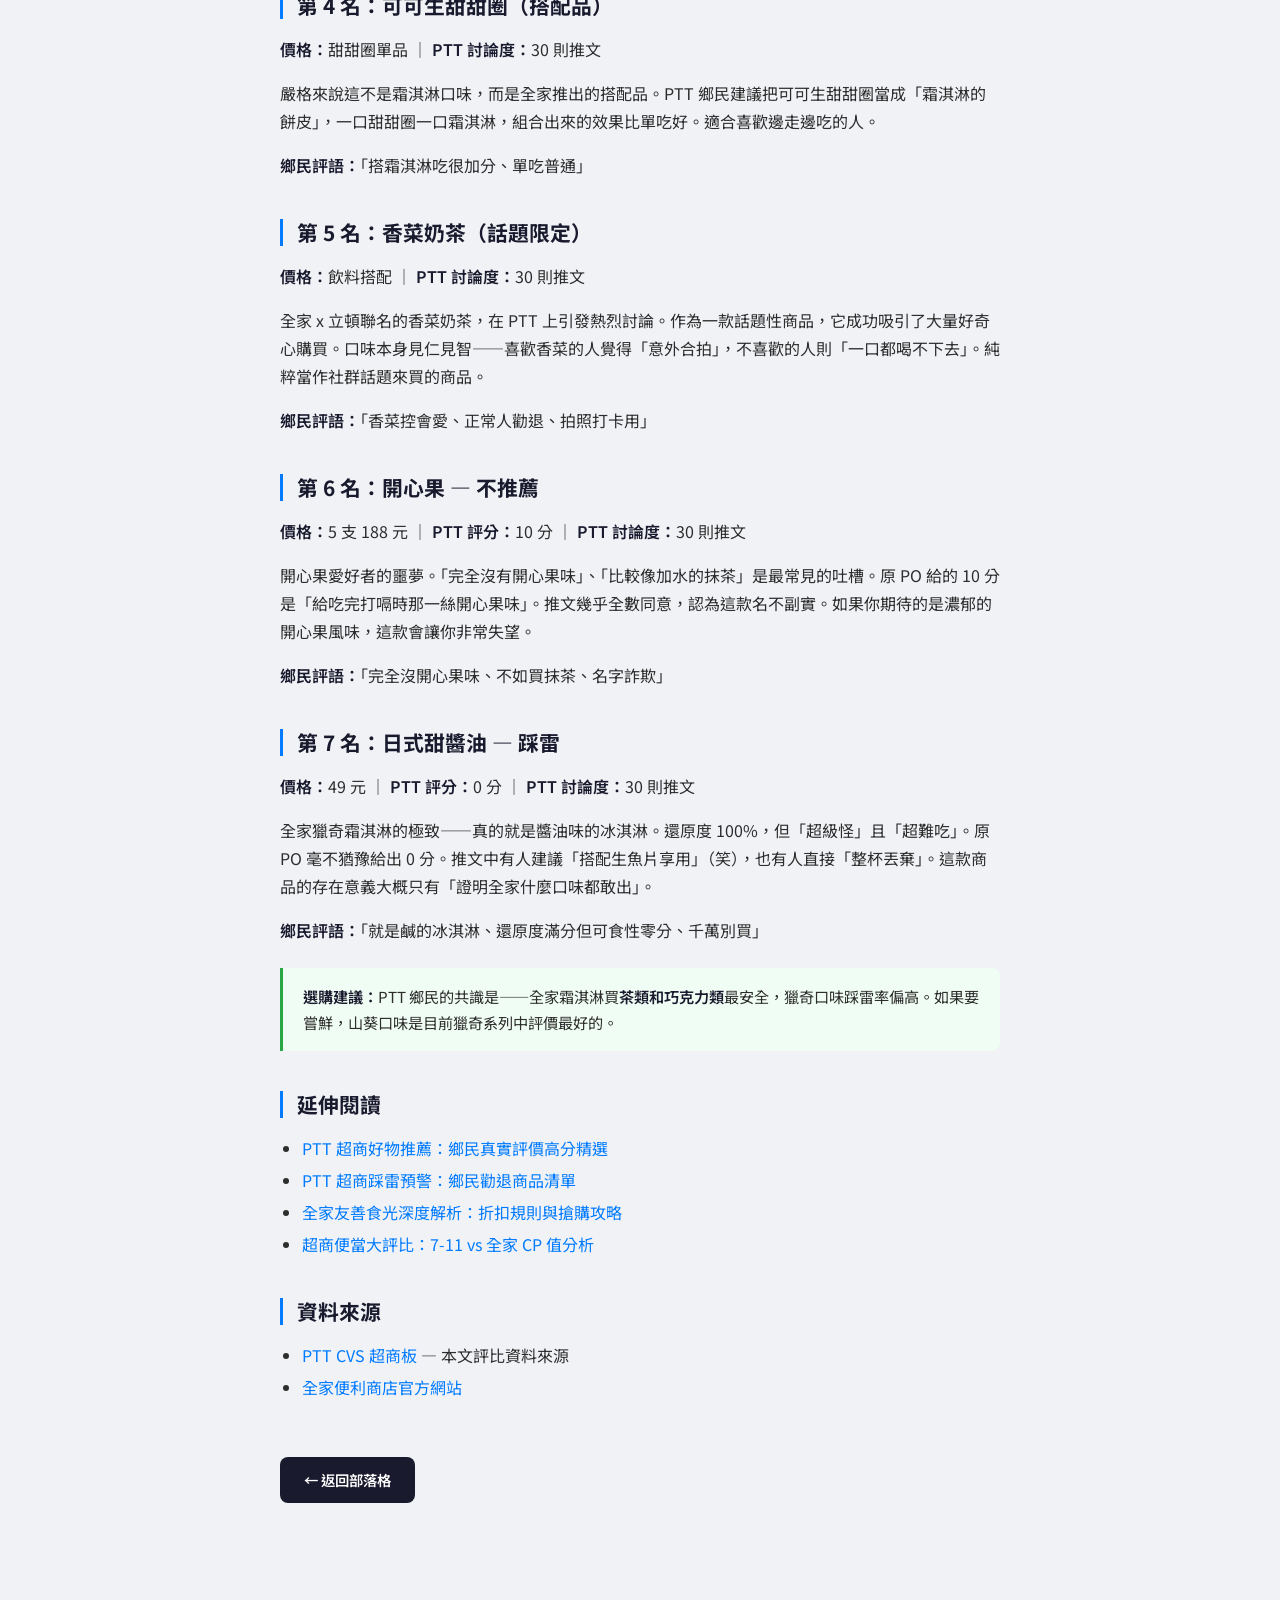
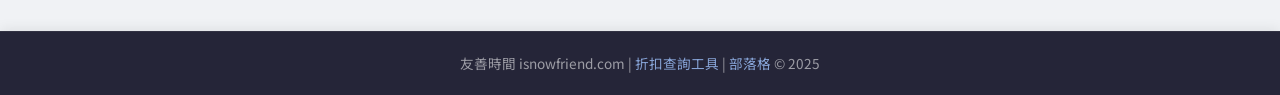
<file: blog/ptt-familymart-ice-cream-ranking.html>
<!DOCTYPE html>
<html lang="zh-Hant">
<head>
  <meta charset="UTF-8" />
  <meta name="viewport" content="width=device-width, initial-scale=1.0" />
  <title>全家霜淇淋口味排行：PTT 鄉民評比整理 — 友善時間</title>
  <meta name="description" content="全家便利商店霜淇淋口味完整排行。PTT 鄉民真實評比，從經典到獵奇口味，幫你選出最值得買的霜淇淋。" />
  <link rel="canonical" href="https://isnowfriend.com/blog/ptt-familymart-ice-cream-ranking.html" />

  <meta property="og:type" content="article" />
  <meta property="og:url" content="https://isnowfriend.com/blog/ptt-familymart-ice-cream-ranking.html" />
  <meta property="og:title" content="全家霜淇淋口味排行：PTT 鄉民評比整理" />
  <meta property="og:description" content="全家霜淇淋口味完整排行，PTT 鄉民真實評比。" />
  <meta property="og:image" content="https://isnowfriend.com/myicon.png" />
  <meta property="og:locale" content="zh_TW" />
  <meta property="og:site_name" content="友善時間" />
  <meta property="article:published_time" content="2025-06-14" />

  <meta name="twitter:card" content="summary" />
  <meta name="twitter:title" content="全家霜淇淋口味排行：PTT 鄉民評比" />
  <meta name="twitter:description" content="全家霜淇淋從經典到獵奇，PTT 鄉民完整評比。" />
  <meta name="twitter:image" content="https://isnowfriend.com/myicon.png" />

  <link rel="icon" type="image/png" href="/myicon.png" />
  <link rel="apple-touch-icon" href="/myicon.png" />
  <link rel="stylesheet" href="blog.css" />

  <script async src="https://pagead2.googlesyndication.com/pagead/js/adsbygoogle.js?client=ca-pub-4526447705456258" crossorigin="anonymous"></script>

  <script type="application/ld+json">
  {
    "@context": "https://schema.org",
    "@type": "Article",
    "headline": "全家霜淇淋口味排行：PTT 鄉民評比整理",
    "description": "全家便利商店霜淇淋口味完整排行，PTT 鄉民真實評比。",
    "url": "https://isnowfriend.com/blog/ptt-familymart-ice-cream-ranking.html",
    "datePublished": "2025-06-14",
    "dateModified": "2025-06-14",
    "author": { "@type": "Organization", "name": "友善時間", "url": "https://isnowfriend.com/" },
    "publisher": { "@type": "Organization", "name": "友善時間", "logo": { "@type": "ImageObject", "url": "https://isnowfriend.com/myicon.png" } },
    "image": "https://isnowfriend.com/myicon.png",
    "mainEntityOfPage": "https://isnowfriend.com/blog/ptt-familymart-ice-cream-ranking.html",
    "inLanguage": "zh-TW"
  }
  </script>
</head>
<body>
  <header class="frosted-header">
    <a href="/"><img src="/myicon.png" alt="友善時間" class="header-logo" /></a>
    <div class="header-texts">
      <div class="header-title">友善時間</div>
      <div class="header-subtitle">超商攻略部落格</div>
    </div>
    <nav class="header-nav">
      <a href="/">折扣查詢</a>
      <a href="/blog/">部落格</a>
    </nav>
  </header>

  <main class="article-container">
    <div class="breadcrumb">
      <a href="/">首頁</a> &gt; <a href="/blog/">部落格</a> &gt; 全家霜淇淋排行
    </div>

    <h1>全家霜淇淋口味排行：PTT 鄉民評比整理</h1>
    <div class="article-meta">2025-06-14 | PTT 精選 · 持續更新</div>

    <div class="article-body">
      <p><a href="https://www.family.com.tw/" target="_blank" rel="noopener">全家便利商店</a>的霜淇淋是台灣超商界的話題製造機。從經典的抹茶、巧克力到每隔幾週就推出的獵奇口味，全家霜淇淋永遠不缺驚喜（和驚嚇）。我們從 <a href="https://www.ptt.cc/bbs/CVS/index.html" target="_blank" rel="noopener">PTT CVS 板</a>整理出各口味的鄉民真實評比，幫你在下次買霜淇淋前做出最好的選擇。</p>

      <h2>排行總覽</h2>
      <table>
        <thead>
          <tr><th>排名</th><th>口味</th><th>PTT 評分</th><th>推薦度</th></tr>
        </thead>
        <tbody>
          <tr><td>1</td><td>伊藤園抹茶 x 焦糖蘇打</td><td>高分</td><td>強烈推薦</td></tr>
          <tr><td>2</td><td>贅澤巧克力</td><td>高分</td><td>推薦</td></tr>
          <tr><td>3</td><td>山葵風味</td><td>80 分</td><td>獵奇推薦</td></tr>
          <tr><td>4</td><td>可可生甜甜圈（搭配）</td><td>中上</td><td>搭配推薦</td></tr>
          <tr><td>5</td><td>香菜奶茶（搭配）</td><td>話題性</td><td>話題限定</td></tr>
          <tr><td>6</td><td>開心果</td><td>10 分</td><td>不推薦</td></tr>
          <tr><td>7</td><td>日式甜醬油</td><td>0 分</td><td>踩雷</td></tr>
        </tbody>
      </table>

      <h2>第 1 名：伊藤園抹茶 x 焦糖蘇打</h2>
      <p><strong>價格：</strong>中價位 ｜ <strong>PTT 討論度：</strong>30 則推文</p>
      <p>全家與日本伊藤園聯名的抹茶霜淇淋是 PTT 上評價最穩的口味之一。抹茶味道濃郁正宗，搭配焦糖蘇打的組合意外和諧。鄉民普遍認為「茶類口味是全家霜淇淋的安全牌」，這款更是其中的佼佼者。如果你只想買一支不踩雷的霜淇淋，選這款。</p>
      <p><strong>鄉民評語：</strong>「抹茶味正、不會太甜、聯名有誠意」</p>

      <h2>第 2 名：贅澤巧克力</h2>
      <p><strong>價格：</strong>中價位 ｜ <strong>PTT 討論度：</strong>30 則推文</p>
      <p>巧克力口味是霜淇淋的萬年安全牌，全家的「贅澤」系列用料更扎實。PTT 鄉民認為巧克力味濃郁、甜度適中，是「想吃甜食但不想冒險」時的好選擇。相比獵奇口味，這款的回購率明顯更高。</p>
      <p><strong>鄉民評語：</strong>「巧克力味夠濃、穩定發揮、會回購」</p>

      <h2>第 3 名：山葵風味</h2>
      <p><strong>價格：</strong>49 元 ｜ <strong>PTT 評分：</strong>80 分 ｜ <strong>PTT 討論度：</strong>30 則推文</p>
      <p>全家獵奇系列的意外好評。山葵（wasabi）霜淇淋聽起來嚇人，但實際吃起來「一股直衝腦門的刺激」後有回甘，口感比預期好很多。原 PO 第一次吃完後「又犯賤去買了一次」，這在獵奇口味中算是很高的評價了。適合喜歡刺激口感、敢嘗鮮的人。</p>
      <p><strong>鄉民評語：</strong>「刺激但不難吃、比醬油口味好一百倍、敢吃辣的會喜歡」</p>

      <h2>第 4 名：可可生甜甜圈（搭配品）</h2>
      <p><strong>價格：</strong>甜甜圈單品 ｜ <strong>PTT 討論度：</strong>30 則推文</p>
      <p>嚴格來說這不是霜淇淋口味，而是全家推出的搭配品。PTT 鄉民建議把可可生甜甜圈當成「霜淇淋的餅皮」，一口甜甜圈一口霜淇淋，組合出來的效果比單吃好。適合喜歡邊走邊吃的人。</p>
      <p><strong>鄉民評語：</strong>「搭霜淇淋吃很加分、單吃普通」</p>

      <h2>第 5 名：香菜奶茶（話題限定）</h2>
      <p><strong>價格：</strong>飲料搭配 ｜ <strong>PTT 討論度：</strong>30 則推文</p>
      <p>全家 x 立頓聯名的香菜奶茶，在 PTT 上引發熱烈討論。作為一款話題性商品，它成功吸引了大量好奇心購買。口味本身見仁見智——喜歡香菜的人覺得「意外合拍」，不喜歡的人則「一口都喝不下去」。純粹當作社群話題來買的商品。</p>
      <p><strong>鄉民評語：</strong>「香菜控會愛、正常人勸退、拍照打卡用」</p>

      <h2>第 6 名：開心果 — 不推薦</h2>
      <p><strong>價格：</strong>5 支 188 元 ｜ <strong>PTT 評分：</strong>10 分 ｜ <strong>PTT 討論度：</strong>30 則推文</p>
      <p>開心果愛好者的噩夢。「完全沒有開心果味」、「比較像加水的抹茶」是最常見的吐槽。原 PO 給的 10 分是「給吃完打嗝時那一絲開心果味」。推文幾乎全數同意，認為這款名不副實。如果你期待的是濃郁的開心果風味，這款會讓你非常失望。</p>
      <p><strong>鄉民評語：</strong>「完全沒開心果味、不如買抹茶、名字詐欺」</p>

      <h2>第 7 名：日式甜醬油 — 踩雷</h2>
      <p><strong>價格：</strong>49 元 ｜ <strong>PTT 評分：</strong>0 分 ｜ <strong>PTT 討論度：</strong>30 則推文</p>
      <p>全家獵奇霜淇淋的極致——真的就是醬油味的冰淇淋。還原度 100%，但「超級怪」且「超難吃」。原 PO 毫不猶豫給出 0 分。推文中有人建議「搭配生魚片享用」（笑），也有人直接「整杯丟棄」。這款商品的存在意義大概只有「證明全家什麼口味都敢出」。</p>
      <p><strong>鄉民評語：</strong>「就是鹹的冰淇淋、還原度滿分但可食性零分、千萬別買」</p>

      <div class="tip-box">
        <strong>選購建議：</strong>PTT 鄉民的共識是——全家霜淇淋買<strong>茶類和巧克力類</strong>最安全，獵奇口味踩雷率偏高。如果要嘗鮮，山葵口味是目前獵奇系列中評價最好的。
      </div>

      <h2>延伸閱讀</h2>
      <ul>
        <li><a href="ptt-cvs-best-products.html">PTT 超商好物推薦：鄉民真實評價高分精選</a></li>
        <li><a href="ptt-cvs-worst-products.html">PTT 超商踩雷預警：鄉民勸退商品清單</a></li>
        <li><a href="familymart-friendly-food-guide.html">全家友善食光深度解析：折扣規則與搶購攻略</a></li>
        <li><a href="convenience-store-bento-comparison.html">超商便當大評比：7-11 vs 全家 CP 值分析</a></li>
      </ul>

      <h2>資料來源</h2>
      <ul>
        <li><a href="https://www.ptt.cc/bbs/CVS/index.html" target="_blank" rel="noopener">PTT CVS 超商板</a> — 本文評比資料來源</li>
        <li><a href="https://www.family.com.tw/" target="_blank" rel="noopener">全家便利商店官方網站</a></li>
      </ul>

      <a href="/blog/" class="back-link">← 返回部落格</a>
    </div>
  </main>

  <footer class="frosted-footer">
    <span>友善時間 isnowfriend.com | <a href="/">折扣查詢工具</a> | <a href="/blog/">部落格</a> &copy; 2025</span>
  </footer>
</body>
</html>
</file>
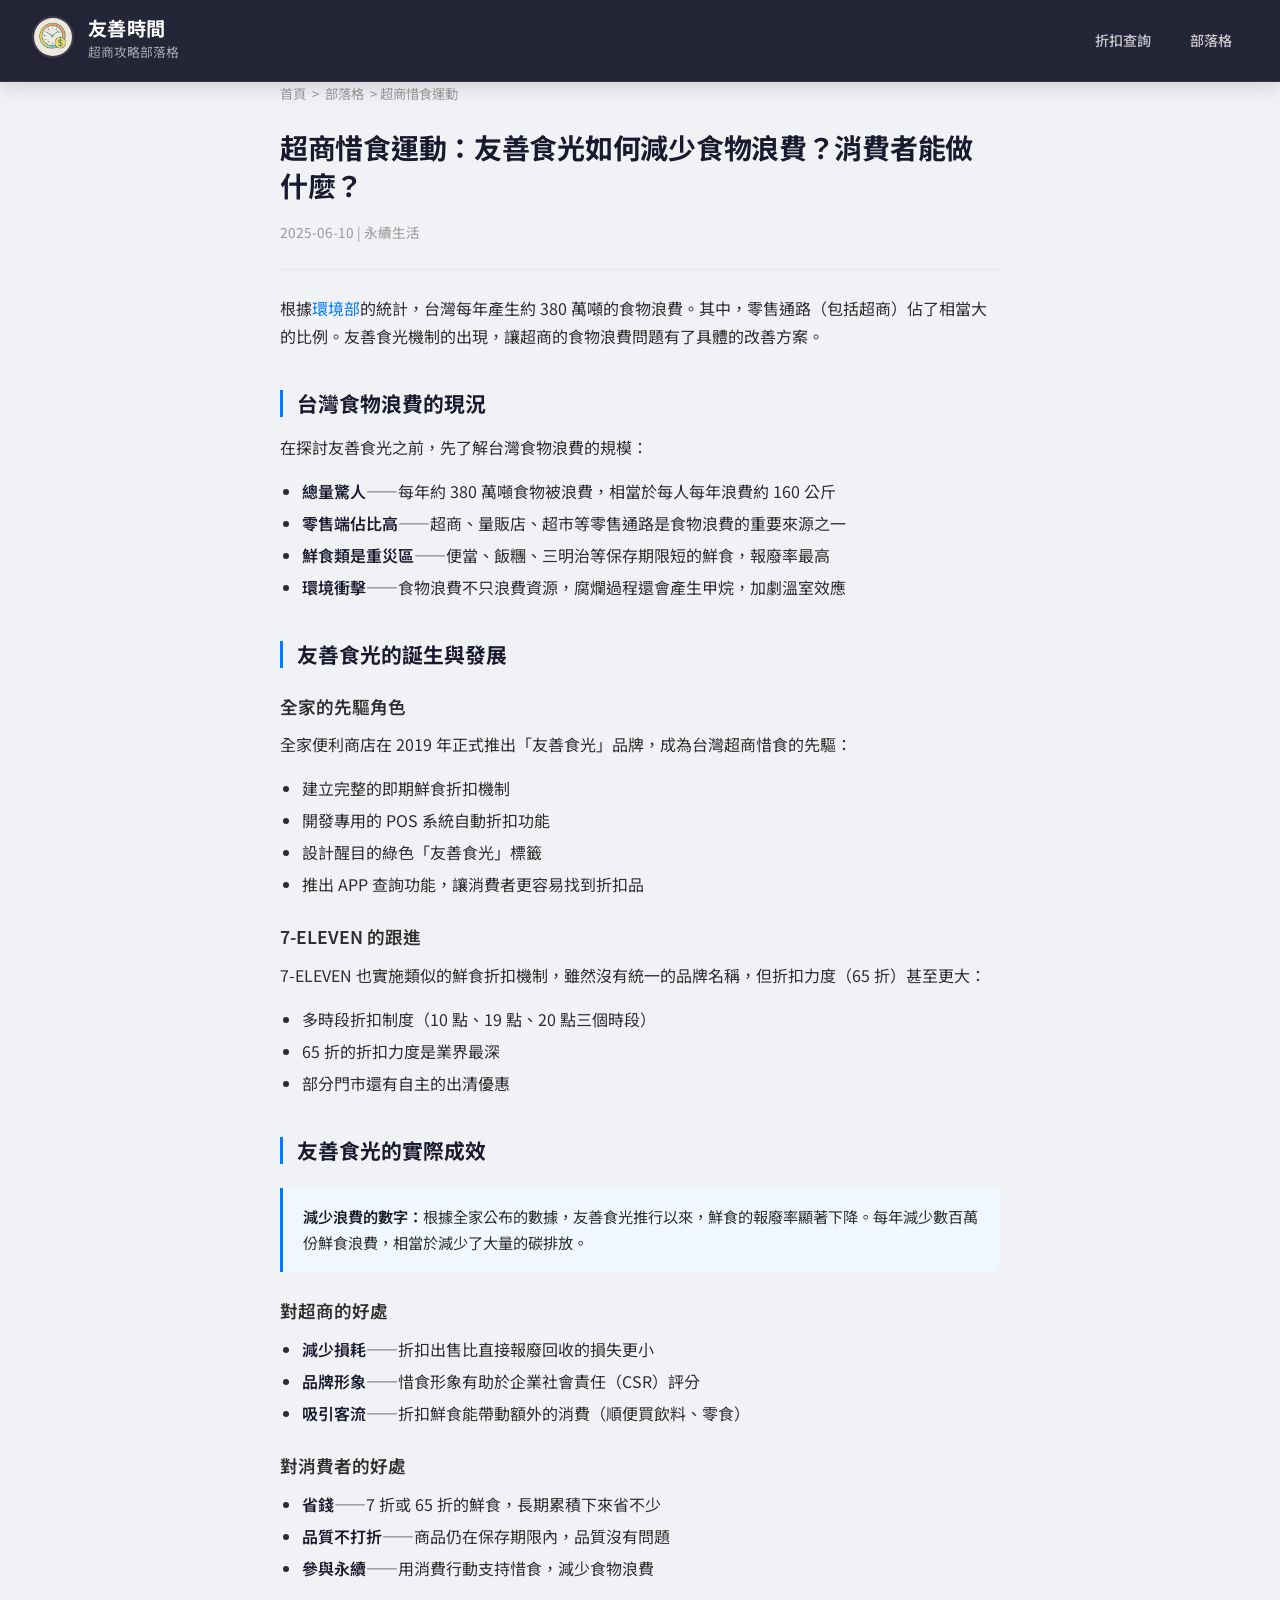
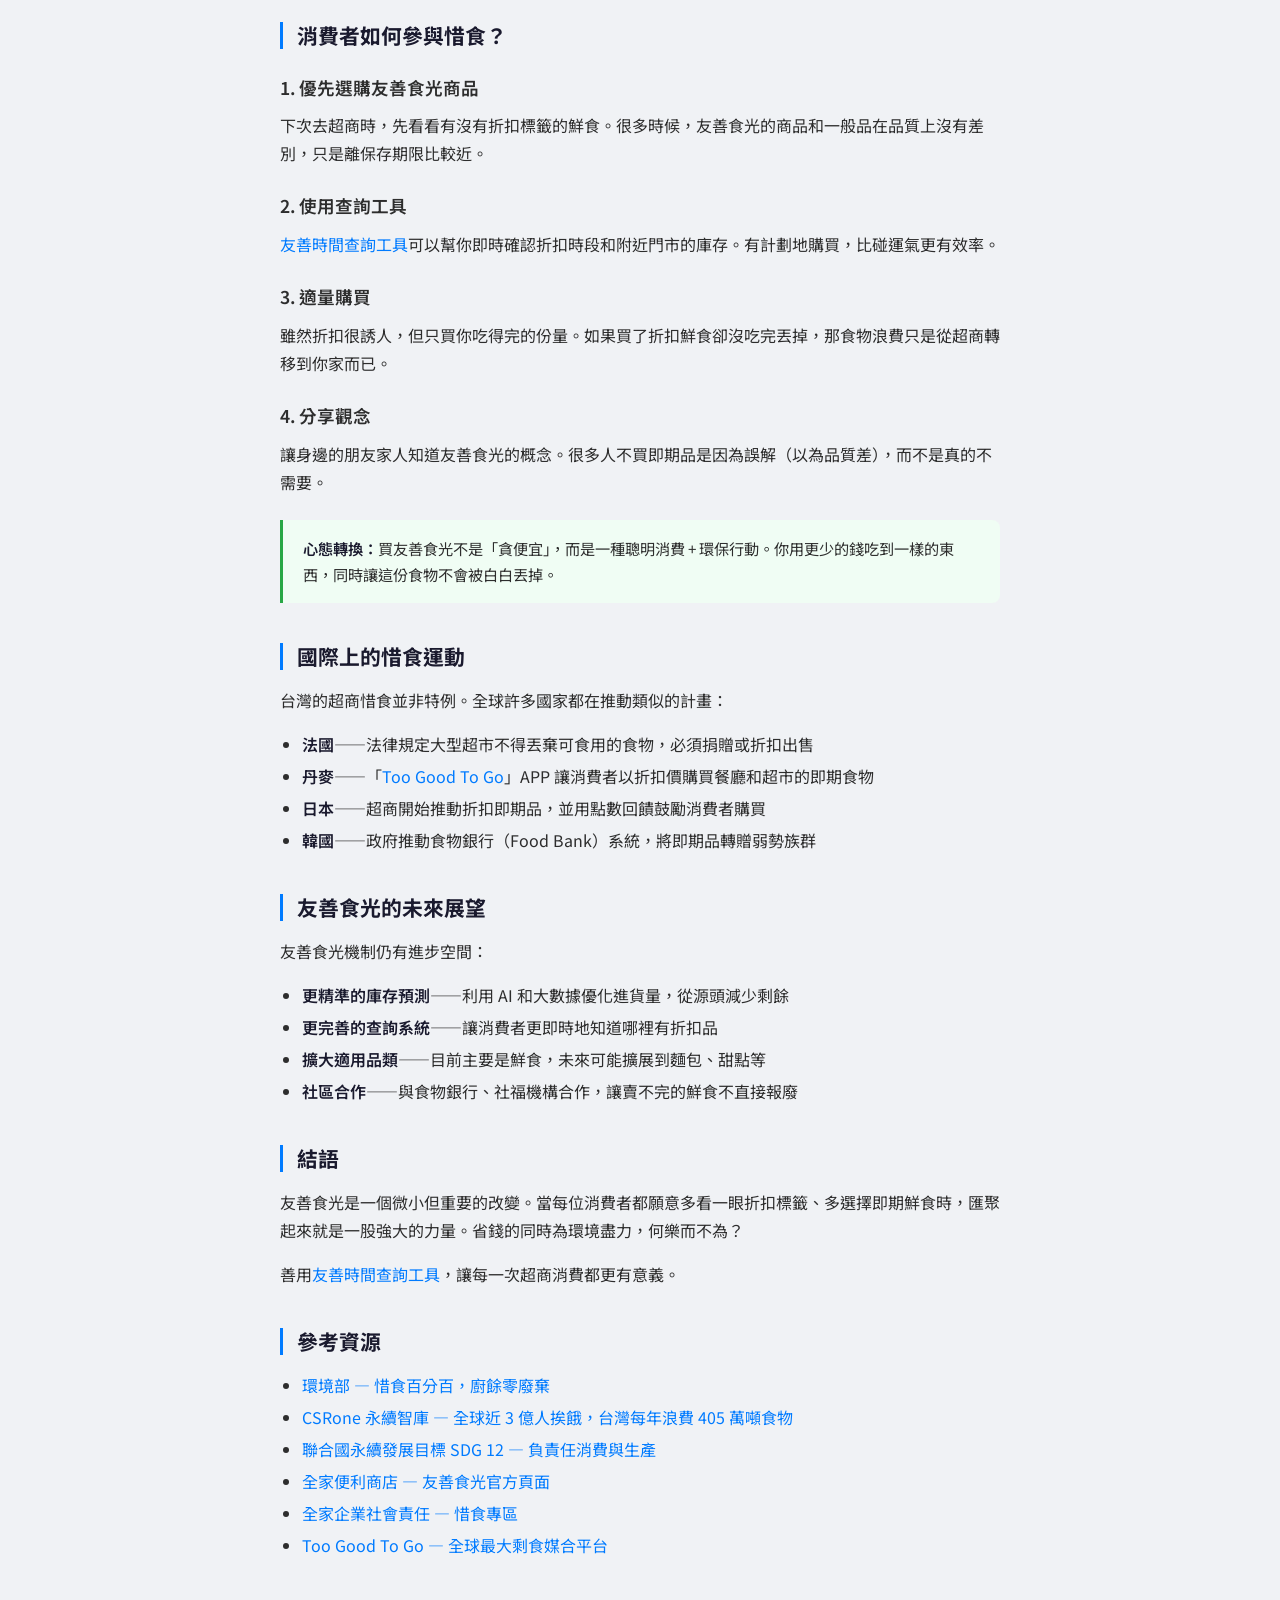
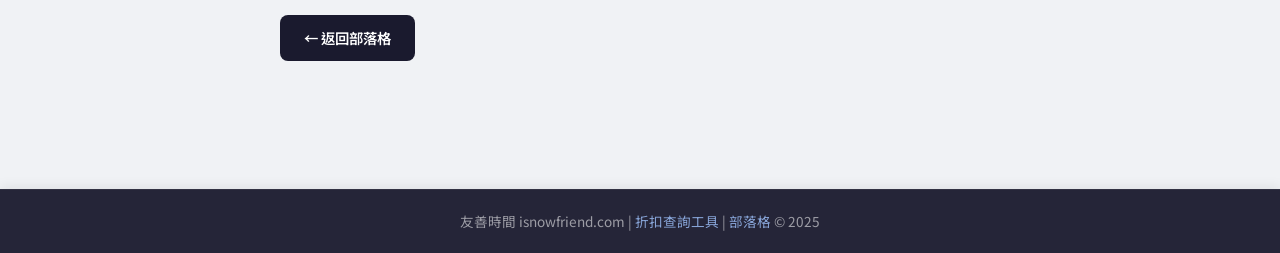
<file: blog/reduce-food-waste-guide.html>
<!DOCTYPE html>
<html lang="zh-Hant">
<head>
  <meta charset="UTF-8" />
  <meta name="viewport" content="width=device-width, initial-scale=1.0" />
  <title>超商惜食運動：友善食光如何減少食物浪費？消費者能做什麼？ — 友善時間</title>
  <meta name="description" content="台灣超商每年產生大量食物浪費。友善食光機制如何運作？消費者怎麼參與惜食又省錢？探討超商惜食的現況與未來。" />
  <link rel="canonical" href="https://isnowfriend.com/blog/reduce-food-waste-guide.html" />

  <meta property="og:type" content="article" />
  <meta property="og:url" content="https://isnowfriend.com/blog/reduce-food-waste-guide.html" />
  <meta property="og:title" content="超商惜食運動：友善食光如何減少食物浪費？" />
  <meta property="og:description" content="友善食光機制運作解析，消費者如何參與惜食又省錢。" />
  <meta property="og:image" content="https://isnowfriend.com/myicon.png" />
  <meta property="og:locale" content="zh_TW" />
  <meta property="og:site_name" content="友善時間" />
  <meta property="article:published_time" content="2025-06-10" />

  <meta name="twitter:card" content="summary" />
  <meta name="twitter:title" content="超商惜食運動：友善食光如何減少食物浪費？" />
  <meta name="twitter:description" content="友善食光機制運作、消費者參與惜食的方式。" />
  <meta name="twitter:image" content="https://isnowfriend.com/myicon.png" />

  <link rel="icon" type="image/png" href="/myicon.png" />
  <link rel="apple-touch-icon" href="/myicon.png" />
  <link rel="stylesheet" href="blog.css" />

  <script async src="https://pagead2.googlesyndication.com/pagead/js/adsbygoogle.js?client=ca-pub-4526447705456258" crossorigin="anonymous"></script>

  <script type="application/ld+json">
  {
    "@context": "https://schema.org",
    "@type": "Article",
    "headline": "超商惜食運動：友善食光如何減少食物浪費？消費者能做什麼？",
    "description": "台灣超商惜食運動解析。友善食光機制、消費者參與方式與未來展望。",
    "url": "https://isnowfriend.com/blog/reduce-food-waste-guide.html",
    "datePublished": "2025-06-10",
    "dateModified": "2025-06-10",
    "author": { "@type": "Organization", "name": "友善時間", "url": "https://isnowfriend.com/" },
    "publisher": { "@type": "Organization", "name": "友善時間", "logo": { "@type": "ImageObject", "url": "https://isnowfriend.com/myicon.png" } },
    "image": "https://isnowfriend.com/myicon.png",
    "mainEntityOfPage": "https://isnowfriend.com/blog/reduce-food-waste-guide.html",
    "inLanguage": "zh-TW"
  }
  </script>
</head>
<body>
  <header class="frosted-header">
    <a href="/"><img src="/myicon.png" alt="友善時間" class="header-logo" /></a>
    <div class="header-texts">
      <div class="header-title">友善時間</div>
      <div class="header-subtitle">超商攻略部落格</div>
    </div>
    <nav class="header-nav">
      <a href="/">折扣查詢</a>
      <a href="/blog/">部落格</a>
    </nav>
  </header>

  <main class="article-container">
    <div class="breadcrumb">
      <a href="/">首頁</a> &gt; <a href="/blog/">部落格</a> &gt; 超商惜食運動
    </div>

    <h1>超商惜食運動：友善食光如何減少食物浪費？消費者能做什麼？</h1>
    <div class="article-meta">2025-06-10 | 永續生活</div>

    <div class="article-body">
      <p>根據<a href="https://enews.moenv.gov.tw/page/3b3c62c78849f32f/42628ac5-2345-4367-ab85-9bdade74509a" target="_blank" rel="noopener">環境部</a>的統計，台灣每年產生約 380 萬噸的食物浪費。其中，零售通路（包括超商）佔了相當大的比例。友善食光機制的出現，讓超商的食物浪費問題有了具體的改善方案。</p>

      <h2>台灣食物浪費的現況</h2>
      <p>在探討友善食光之前，先了解台灣食物浪費的規模：</p>
      <ul>
        <li><strong>總量驚人</strong>——每年約 380 萬噸食物被浪費，相當於每人每年浪費約 160 公斤</li>
        <li><strong>零售端佔比高</strong>——超商、量販店、超市等零售通路是食物浪費的重要來源之一</li>
        <li><strong>鮮食類是重災區</strong>——便當、飯糰、三明治等保存期限短的鮮食，報廢率最高</li>
        <li><strong>環境衝擊</strong>——食物浪費不只浪費資源，腐爛過程還會產生甲烷，加劇溫室效應</li>
      </ul>

      <h2>友善食光的誕生與發展</h2>

      <h3>全家的先驅角色</h3>
      <p>全家便利商店在 2019 年正式推出「友善食光」品牌，成為台灣超商惜食的先驅：</p>
      <ul>
        <li>建立完整的即期鮮食折扣機制</li>
        <li>開發專用的 POS 系統自動折扣功能</li>
        <li>設計醒目的綠色「友善食光」標籤</li>
        <li>推出 APP 查詢功能，讓消費者更容易找到折扣品</li>
      </ul>

      <h3>7-ELEVEN 的跟進</h3>
      <p>7-ELEVEN 也實施類似的鮮食折扣機制，雖然沒有統一的品牌名稱，但折扣力度（65 折）甚至更大：</p>
      <ul>
        <li>多時段折扣制度（10 點、19 點、20 點三個時段）</li>
        <li>65 折的折扣力度是業界最深</li>
        <li>部分門市還有自主的出清優惠</li>
      </ul>

      <h2>友善食光的實際成效</h2>

      <div class="highlight-box">
        <strong>減少浪費的數字：</strong>根據全家公布的數據，友善食光推行以來，鮮食的報廢率顯著下降。每年減少數百萬份鮮食浪費，相當於減少了大量的碳排放。
      </div>

      <h3>對超商的好處</h3>
      <ul>
        <li><strong>減少損耗</strong>——折扣出售比直接報廢回收的損失更小</li>
        <li><strong>品牌形象</strong>——惜食形象有助於企業社會責任（CSR）評分</li>
        <li><strong>吸引客流</strong>——折扣鮮食能帶動額外的消費（順便買飲料、零食）</li>
      </ul>

      <h3>對消費者的好處</h3>
      <ul>
        <li><strong>省錢</strong>——7 折或 65 折的鮮食，長期累積下來省不少</li>
        <li><strong>品質不打折</strong>——商品仍在保存期限內，品質沒有問題</li>
        <li><strong>參與永續</strong>——用消費行動支持惜食，減少食物浪費</li>
      </ul>

      <h2>消費者如何參與惜食？</h2>

      <h3>1. 優先選購友善食光商品</h3>
      <p>下次去超商時，先看看有沒有折扣標籤的鮮食。很多時候，友善食光的商品和一般品在品質上沒有差別，只是離保存期限比較近。</p>

      <h3>2. 使用查詢工具</h3>
      <p><a href="https://isnowfriend.com/">友善時間查詢工具</a>可以幫你即時確認折扣時段和附近門市的庫存。有計劃地購買，比碰運氣更有效率。</p>

      <h3>3. 適量購買</h3>
      <p>雖然折扣很誘人，但只買你吃得完的份量。如果買了折扣鮮食卻沒吃完丟掉，那食物浪費只是從超商轉移到你家而已。</p>

      <h3>4. 分享觀念</h3>
      <p>讓身邊的朋友家人知道友善食光的概念。很多人不買即期品是因為誤解（以為品質差），而不是真的不需要。</p>

      <div class="tip-box">
        <strong>心態轉換：</strong>買友善食光不是「貪便宜」，而是一種聰明消費 + 環保行動。你用更少的錢吃到一樣的東西，同時讓這份食物不會被白白丟掉。
      </div>

      <h2>國際上的惜食運動</h2>
      <p>台灣的超商惜食並非特例。全球許多國家都在推動類似的計畫：</p>
      <ul>
        <li><strong>法國</strong>——法律規定大型超市不得丟棄可食用的食物，必須捐贈或折扣出售</li>
        <li><strong>丹麥</strong>——「<a href="https://www.toogoodtogo.com/en-us" target="_blank" rel="noopener">Too Good To Go</a>」APP 讓消費者以折扣價購買餐廳和超市的即期食物</li>
        <li><strong>日本</strong>——超商開始推動折扣即期品，並用點數回饋鼓勵消費者購買</li>
        <li><strong>韓國</strong>——政府推動食物銀行（Food Bank）系統，將即期品轉贈弱勢族群</li>
      </ul>

      <h2>友善食光的未來展望</h2>
      <p>友善食光機制仍有進步空間：</p>
      <ul>
        <li><strong>更精準的庫存預測</strong>——利用 AI 和大數據優化進貨量，從源頭減少剩餘</li>
        <li><strong>更完善的查詢系統</strong>——讓消費者更即時地知道哪裡有折扣品</li>
        <li><strong>擴大適用品類</strong>——目前主要是鮮食，未來可能擴展到麵包、甜點等</li>
        <li><strong>社區合作</strong>——與食物銀行、社福機構合作，讓賣不完的鮮食不直接報廢</li>
      </ul>

      <h2>結語</h2>
      <p>友善食光是一個微小但重要的改變。當每位消費者都願意多看一眼折扣標籤、多選擇即期鮮食時，匯聚起來就是一股強大的力量。省錢的同時為環境盡力，何樂而不為？</p>

      <p>善用<a href="https://isnowfriend.com/">友善時間查詢工具</a>，讓每一次超商消費都更有意義。</p>

      <h2>參考資源</h2>
      <ul>
        <li><a href="https://enews.moenv.gov.tw/page/3b3c62c78849f32f/42628ac5-2345-4367-ab85-9bdade74509a" target="_blank" rel="noopener">環境部 — 惜食百分百，廚餘零廢棄</a></li>
        <li><a href="https://csrone.com/topics/9467" target="_blank" rel="noopener">CSRone 永續智庫 — 全球近 3 億人挨餓，台灣每年浪費 405 萬噸食物</a></li>
        <li><a href="https://globalgoals.tw/12-responsible-consumption-and-production" target="_blank" rel="noopener">聯合國永續發展目標 SDG 12 — 負責任消費與生產</a></li>
        <li><a href="https://nevent.family.com.tw/cherishfood/" target="_blank" rel="noopener">全家便利商店 — 友善食光官方頁面</a></li>
        <li><a href="https://www.family.com.tw/NewEnterprise/CSR/FoodSafety/Article/1069" target="_blank" rel="noopener">全家企業社會責任 — 惜食專區</a></li>
        <li><a href="https://www.toogoodtogo.com/en-us" target="_blank" rel="noopener">Too Good To Go — 全球最大剩食媒合平台</a></li>
      </ul>

      <a href="/blog/" class="back-link">← 返回部落格</a>
    </div>
  </main>

  <footer class="frosted-footer">
    <span>友善時間 isnowfriend.com | <a href="/">折扣查詢工具</a> | <a href="/blog/">部落格</a> &copy; 2025</span>
  </footer>
</body>
</html>
</file>
<file: blog/blog.css>
/* =============================================
   友善時間 Blog — 統一設計系統
   ============================================= */

/* Google Fonts: Noto Sans TC 中文字體 */
@import url('https://fonts.googleapis.com/css2?family=Noto+Sans+TC:wght@400;500;600;700&display=swap');

/* CSS 變數 — 統一色彩與間距 */
:root {
  --font-main: "Noto Sans TC", "Inter", "Segoe UI", sans-serif;
  --color-bg: #f0f2f5;
  --color-surface: #ffffff;
  --color-text: #2d2d2d;
  --color-text-secondary: #5a5a5a;
  --color-text-muted: #999;
  --color-primary: #007bff;
  --color-primary-dark: #0056b3;
  --color-accent: #ff6b35;
  --color-success: #28a745;
  --color-heading: #1a1a2e;
  --color-header-bg: rgba(26, 26, 46, 0.95);
  --color-border: #e8e8e8;
  --color-border-light: #f0f0f0;
  --shadow-sm: 0 1px 3px rgba(0, 0, 0, 0.06);
  --shadow-md: 0 4px 16px rgba(0, 0, 0, 0.08);
  --shadow-lg: 0 8px 30px rgba(0, 0, 0, 0.12);
  --radius-sm: 8px;
  --radius-md: 12px;
  --radius-lg: 16px;
  --space-xs: 4px;
  --space-sm: 8px;
  --space-md: 16px;
  --space-lg: 24px;
  --space-xl: 40px;
  --space-xxl: 64px;
  --max-width: 760px;
}

*,
*::before,
*::after {
  box-sizing: border-box;
}

body {
  font-family: var(--font-main);
  margin: 0;
  padding: 0;
  background-color: var(--color-bg);
  color: var(--color-text);
  line-height: 1.75;
  font-size: 16px;
  -webkit-font-smoothing: antialiased;
  -moz-osx-font-smoothing: grayscale;
}

a {
  color: var(--color-primary);
  text-decoration: none;
  transition: color 0.15s;
}
a:hover {
  color: var(--color-primary-dark);
}

img {
  max-width: 100%;
  height: auto;
}

/* =============================================
   Header
   ============================================= */
.frosted-header {
  position: sticky;
  top: 0;
  z-index: 100;
  margin: 0;
  padding: 16px 32px;
  background: var(--color-header-bg);
  box-shadow: 0 4px 20px rgba(0, 0, 0, 0.15);
  backdrop-filter: blur(20px) saturate(1.8);
  -webkit-backdrop-filter: blur(20px) saturate(1.8);
  border-bottom: 1px solid rgba(255, 255, 255, 0.06);
  display: flex;
  align-items: center;
  width: 100%;
  user-select: none;
}
.frosted-header .header-logo {
  width: 42px;
  height: 42px;
  min-width: 42px;
  border-radius: 50%;
  box-shadow: 0 2px 8px rgba(0, 0, 0, 0.2);
  object-fit: cover;
  margin-right: 14px;
  background: #1a1a2e;
  border: 2px solid rgba(255, 255, 255, 0.15);
  transition: transform 0.2s;
}
.frosted-header .header-logo:hover {
  transform: scale(1.05);
}
.frosted-header .header-texts {
  display: flex;
  flex-direction: column;
  gap: 1px;
}
.frosted-header .header-title {
  font-size: 1.2em;
  font-weight: 700;
  color: #fff;
  letter-spacing: 0.02em;
  line-height: 1.2;
}
.frosted-header .header-subtitle {
  font-size: 0.8em;
  color: rgba(255, 255, 255, 0.6);
  font-weight: 400;
}
.header-nav {
  margin-left: auto;
  display: flex;
  gap: 6px;
  align-items: center;
}
.header-nav a {
  color: rgba(255, 255, 255, 0.75);
  font-size: 0.88em;
  font-weight: 500;
  padding: 7px 16px;
  border-radius: 8px;
  transition: all 0.2s;
  letter-spacing: 0.01em;
}
.header-nav a:hover,
.header-nav a.active {
  background: rgba(255, 255, 255, 0.12);
  color: #fff;
  text-decoration: none;
}

/* =============================================
   Footer
   ============================================= */
.frosted-footer {
  margin: var(--space-xxl) 0 0;
  padding: 20px var(--space-lg);
  background: var(--color-header-bg);
  box-shadow: 0 -2px 12px rgba(0, 0, 0, 0.08);
  backdrop-filter: blur(14px) saturate(1.5);
  -webkit-backdrop-filter: blur(14px) saturate(1.5);
  border-top: 1px solid rgba(255, 255, 255, 0.06);
  display: flex;
  align-items: center;
  justify-content: center;
  font-size: 0.85em;
  color: rgba(255, 255, 255, 0.55);
  width: 100%;
  text-align: center;
}
.frosted-footer a {
  color: rgba(160, 196, 255, 0.8);
  transition: color 0.15s;
}
.frosted-footer a:hover {
  color: #fff;
}

/* =============================================
   Blog 列表頁
   ============================================= */
.blog-container {
  max-width: var(--max-width);
  margin: 0 auto;
  padding: 0 20px var(--space-xxl);
}
.blog-hero {
  text-align: center;
  margin-bottom: var(--space-xl);
  padding-bottom: var(--space-lg);
  border-bottom: 1px solid var(--color-border);
}
.blog-hero h1 {
  font-size: 1.8em;
  font-weight: 700;
  margin: 0 0 var(--space-sm);
  color: var(--color-heading);
  letter-spacing: -0.01em;
}
.blog-hero p {
  font-size: 1em;
  color: var(--color-text-secondary);
  margin: 0;
}

/* 文章卡片 */
.article-card {
  background: var(--color-surface);
  border-radius: var(--radius-lg);
  padding: var(--space-lg) var(--space-lg) 20px;
  margin-bottom: var(--space-md);
  box-shadow: var(--shadow-sm);
  border: 1px solid var(--color-border-light);
  transition: transform 0.2s, box-shadow 0.2s, border-color 0.2s;
}
.article-card:hover {
  transform: translateY(-2px);
  box-shadow: var(--shadow-md);
  border-color: var(--color-border);
}
.article-card h2 {
  margin: 0 0 var(--space-sm);
  font-size: 1.2em;
  font-weight: 600;
  line-height: 1.4;
}
.article-card h2 a {
  color: var(--color-heading);
  transition: color 0.15s;
}
.article-card h2 a:hover {
  color: var(--color-primary);
  text-decoration: none;
}
.article-card .meta {
  font-size: 0.82em;
  color: var(--color-text-muted);
  margin-bottom: var(--space-sm);
  display: flex;
  align-items: center;
  gap: var(--space-sm);
}
.article-card .excerpt {
  color: var(--color-text-secondary);
  font-size: 0.92em;
  line-height: 1.65;
}
.article-card .read-more {
  display: inline-block;
  margin-top: var(--space-md);
  font-weight: 600;
  font-size: 0.88em;
  color: var(--color-primary);
  transition: gap 0.15s;
}
.article-card .read-more:hover {
  text-decoration: none;
  color: var(--color-primary-dark);
}

/* 分類標籤 */
.tag {
  display: inline-block;
  padding: 2px 10px;
  border-radius: 20px;
  font-size: 0.75em;
  font-weight: 600;
  letter-spacing: 0.02em;
}
.tag-guide {
  background: #e8f4fd;
  color: #0369a1;
}
.tag-ptt {
  background: #fef3c7;
  color: #92400e;
}
.tag-review {
  background: #fce7f3;
  color: #9d174d;
}
.tag-green {
  background: #d1fae5;
  color: #065f46;
}

/* =============================================
   文章頁
   ============================================= */
.article-container {
  max-width: var(--max-width);
  margin: 0 auto;
  padding: 0 20px var(--space-xxl);
}
.article-container h1 {
  font-size: 1.75em;
  font-weight: 700;
  line-height: 1.35;
  margin: 0 0 var(--space-md);
  color: var(--color-heading);
  letter-spacing: -0.01em;
}
.article-meta {
  font-size: 0.85em;
  color: var(--color-text-muted);
  margin-bottom: var(--space-lg);
  padding-bottom: var(--space-lg);
  border-bottom: 1px solid var(--color-border);
  display: flex;
  align-items: center;
  gap: var(--space-sm);
}

/* 文章內文 */
.article-body {
  font-size: 1em;
}
.article-body h2 {
  font-size: 1.3em;
  font-weight: 700;
  margin: var(--space-xl) 0 var(--space-md);
  color: var(--color-heading);
  padding-left: 14px;
  border-left: 3px solid var(--color-primary);
  line-height: 1.3;
}
.article-body h3 {
  font-size: 1.1em;
  font-weight: 600;
  margin: var(--space-lg) 0 var(--space-sm);
  color: var(--color-text);
}
.article-body p {
  margin: 0 0 var(--space-md);
  color: var(--color-text);
}
.article-body ul,
.article-body ol {
  padding-left: 22px;
  margin: 0 0 var(--space-md);
}
.article-body li {
  margin-bottom: var(--space-xs);
  color: var(--color-text);
}
.article-body strong {
  font-weight: 600;
  color: var(--color-heading);
}

/* 表格 */
.article-body table {
  width: 100%;
  border-collapse: collapse;
  margin: var(--space-lg) 0;
  font-size: 0.9em;
  border-radius: var(--radius-md);
  overflow: hidden;
  box-shadow: var(--shadow-sm);
}
.article-body th,
.article-body td {
  padding: 11px 16px;
  text-align: left;
  border-bottom: 1px solid var(--color-border-light);
}
.article-body th {
  background: var(--color-heading);
  color: #fff;
  font-weight: 600;
  font-size: 0.92em;
  letter-spacing: 0.02em;
}
.article-body td {
  background: var(--color-surface);
}
.article-body tr:nth-child(even) td {
  background: #f8f9fb;
}
.article-body tr:hover td {
  background: #f0f4ff;
}

/* 重點框 / 提示框 */
.article-body .highlight-box {
  background: #f0f7ff;
  border-left: 3px solid var(--color-primary);
  padding: var(--space-md) 20px;
  border-radius: 0 var(--radius-sm) var(--radius-sm) 0;
  margin: var(--space-lg) 0;
  font-size: 0.95em;
  line-height: 1.7;
}
.article-body .tip-box {
  background: #f0fdf4;
  border-left: 3px solid var(--color-success);
  padding: var(--space-md) 20px;
  border-radius: 0 var(--radius-sm) var(--radius-sm) 0;
  margin: var(--space-lg) 0;
  font-size: 0.95em;
  line-height: 1.7;
}

/* Breadcrumb */
.breadcrumb {
  font-size: 0.83em;
  color: var(--color-text-muted);
  margin-bottom: var(--space-lg);
  display: flex;
  align-items: center;
  gap: 6px;
}
.breadcrumb a {
  color: var(--color-text-muted);
  transition: color 0.15s;
}
.breadcrumb a:hover {
  color: var(--color-primary);
}

/* 返回按鈕 */
.back-link {
  display: inline-flex;
  align-items: center;
  margin-top: var(--space-xl);
  padding: 10px 24px;
  background: var(--color-heading);
  color: #fff;
  border-radius: var(--radius-sm);
  font-weight: 600;
  font-size: 0.9em;
  transition: background 0.2s, transform 0.15s;
}
.back-link:hover {
  background: #2d2d50;
  text-decoration: none;
  color: #fff;
  transform: translateX(-2px);
}

/* =============================================
   RWD
   ============================================= */
@media (max-width: 600px) {
  body {
    font-size: 15px;
  }
  .frosted-header {
    padding: 12px 16px;
    position: sticky;
  }
  .frosted-header .header-logo {
    width: 34px;
    height: 34px;
    min-width: 34px;
    margin-right: 10px;
  }
  .frosted-header .header-title {
    font-size: 1.05em;
  }
  .frosted-header .header-subtitle {
    display: none;
  }
  .header-nav {
    gap: 4px;
  }
  .header-nav a {
    font-size: 0.82em;
    padding: 5px 10px;
  }
  .frosted-footer {
    font-size: 0.8em;
    padding: 14px 16px;
  }
  .blog-hero h1 {
    font-size: 1.4em;
  }
  .article-card {
    padding: var(--space-md);
    border-radius: var(--radius-md);
  }
  .article-card h2 {
    font-size: 1.08em;
  }
  .article-container {
    padding: 0 16px var(--space-xl);
  }
  .article-container h1 {
    font-size: 1.4em;
  }
  .article-body h2 {
    font-size: 1.15em;
    margin-top: var(--space-lg);
  }
  .article-body table {
    font-size: 0.85em;
  }
  .article-body th,
  .article-body td {
    padding: 8px 10px;
  }
}
</file>
